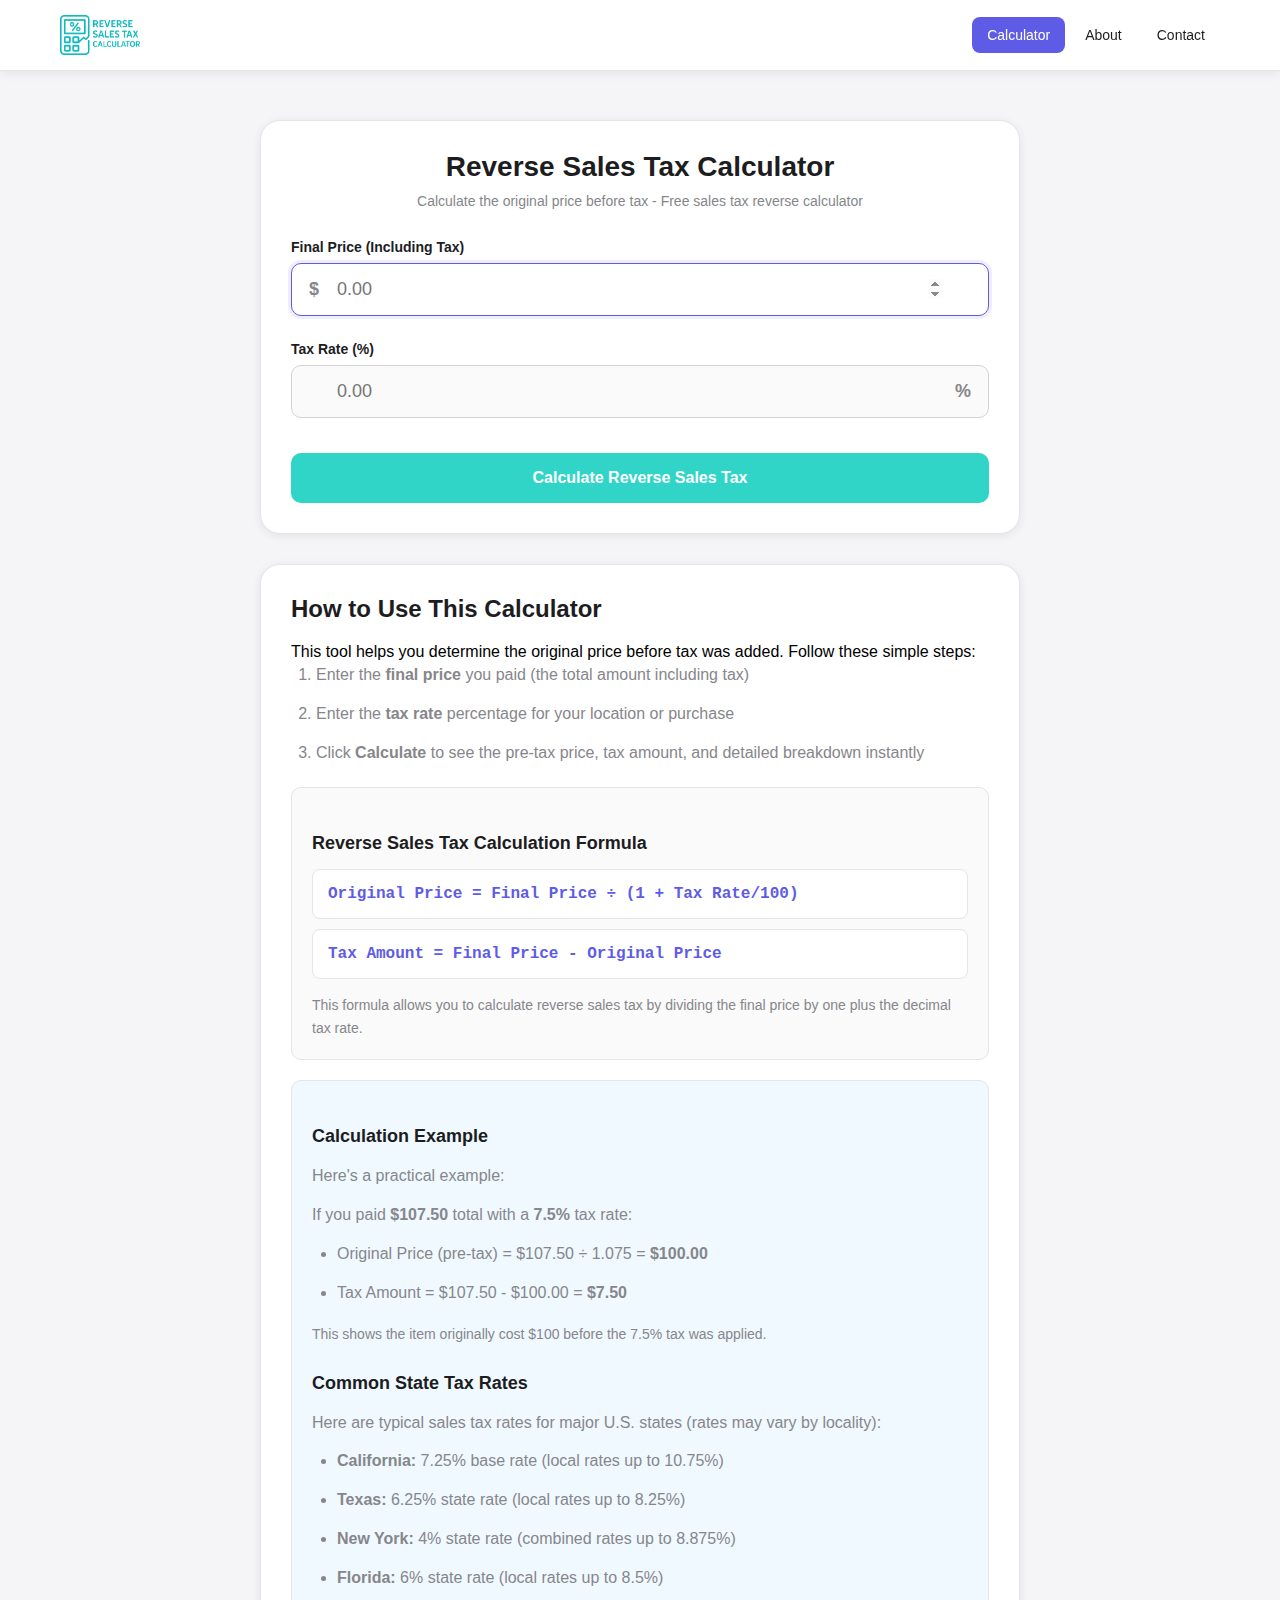
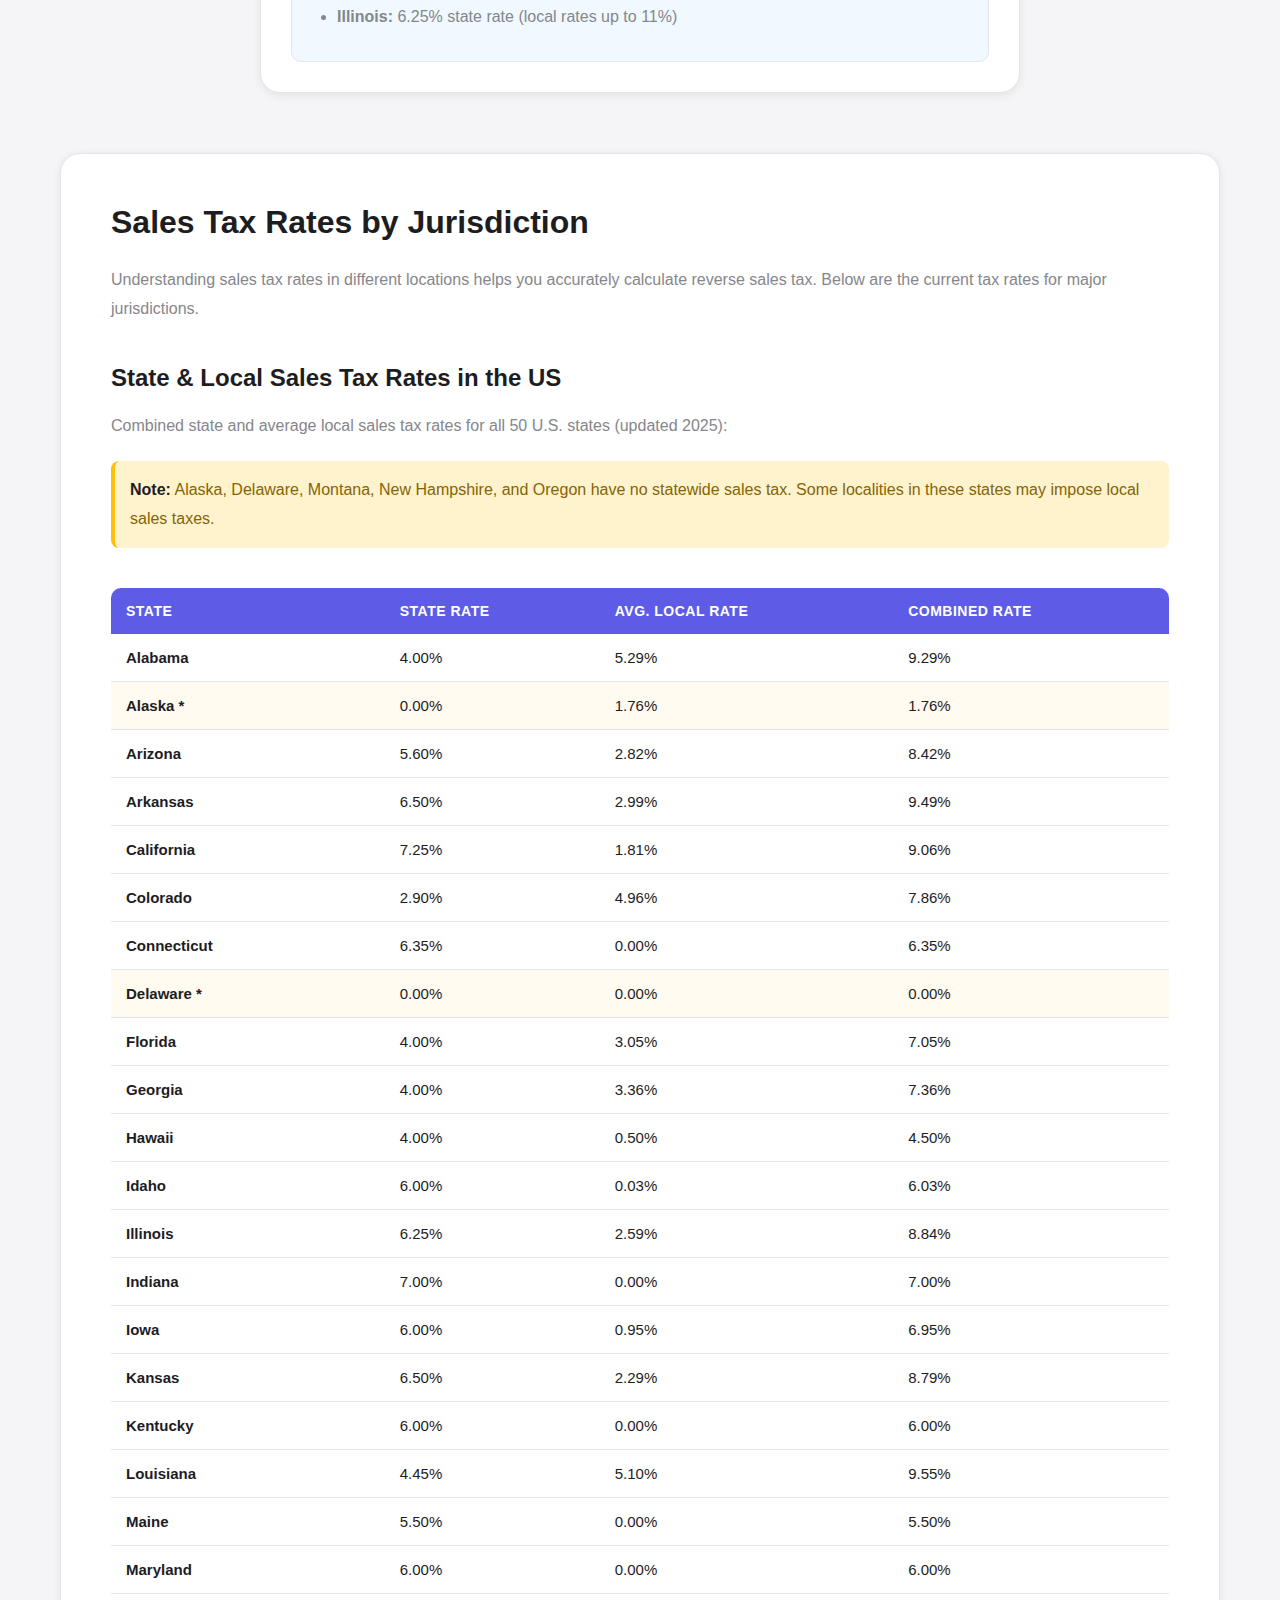
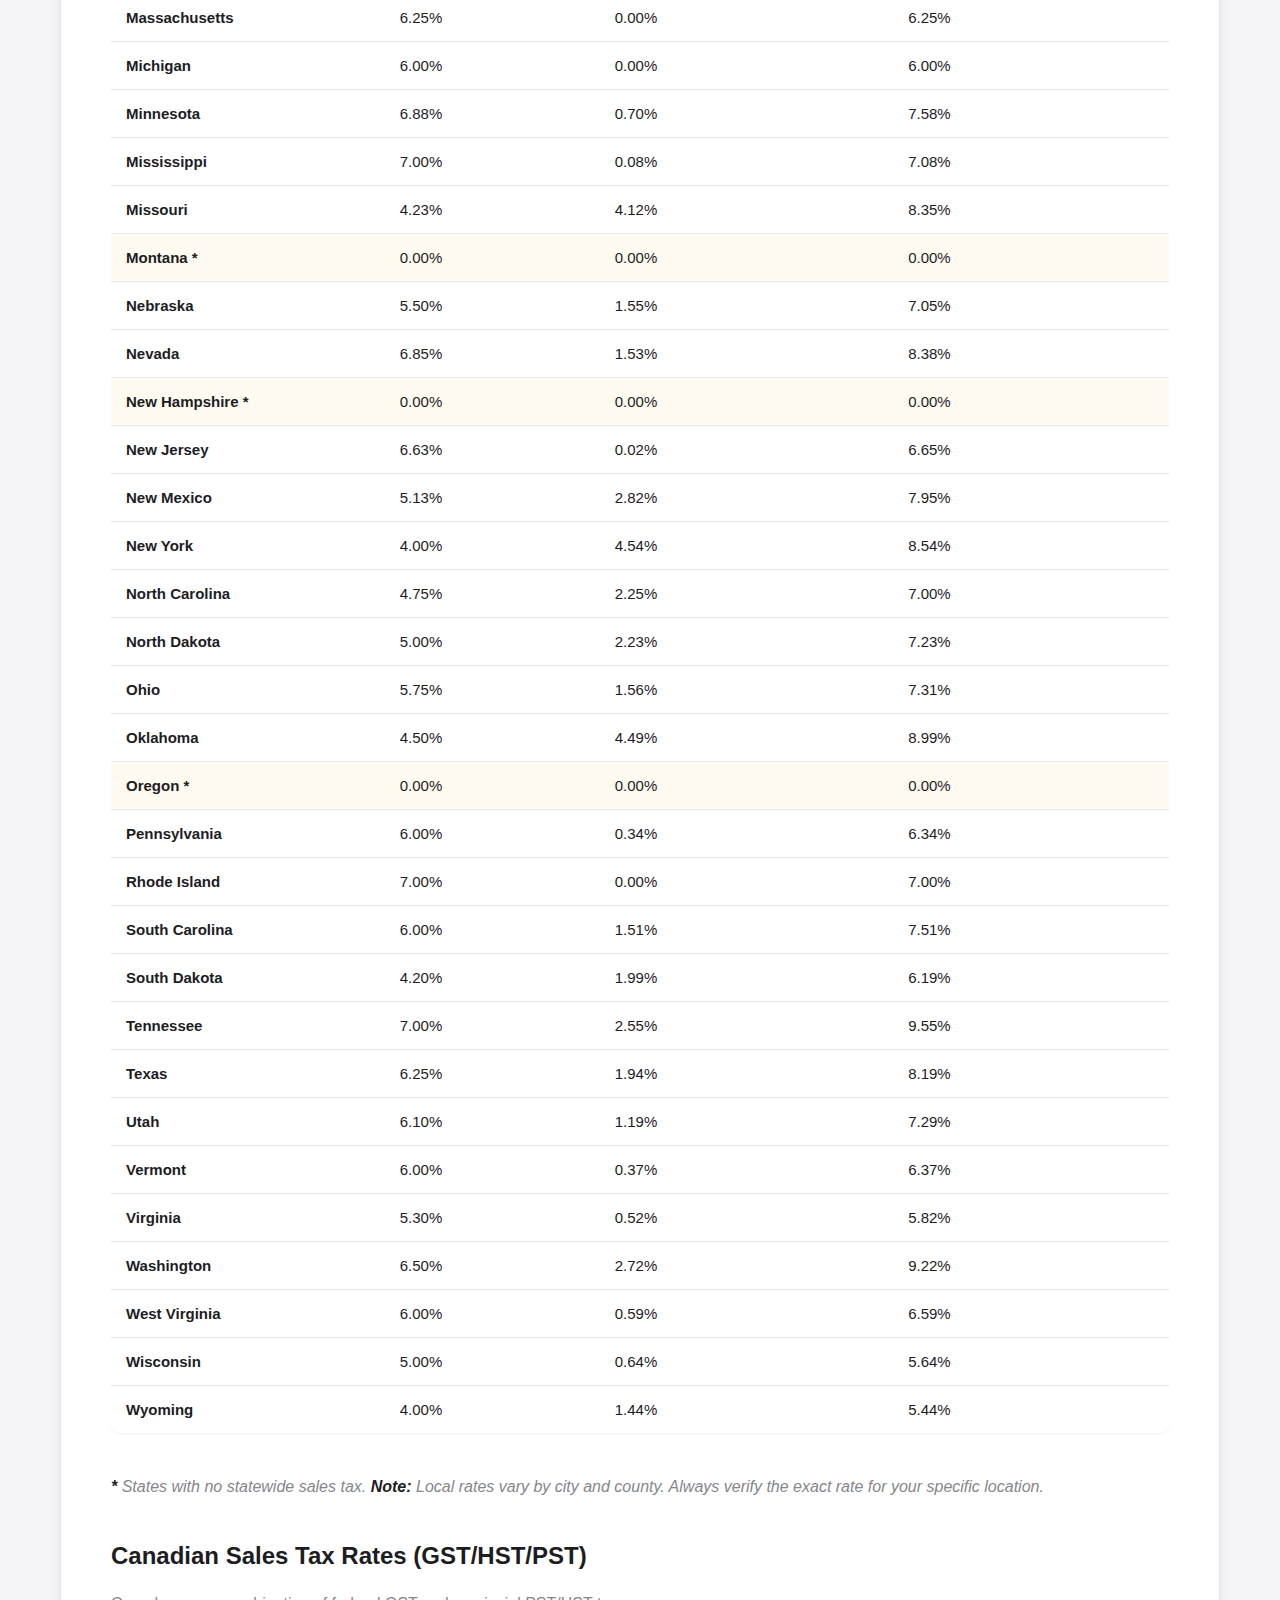
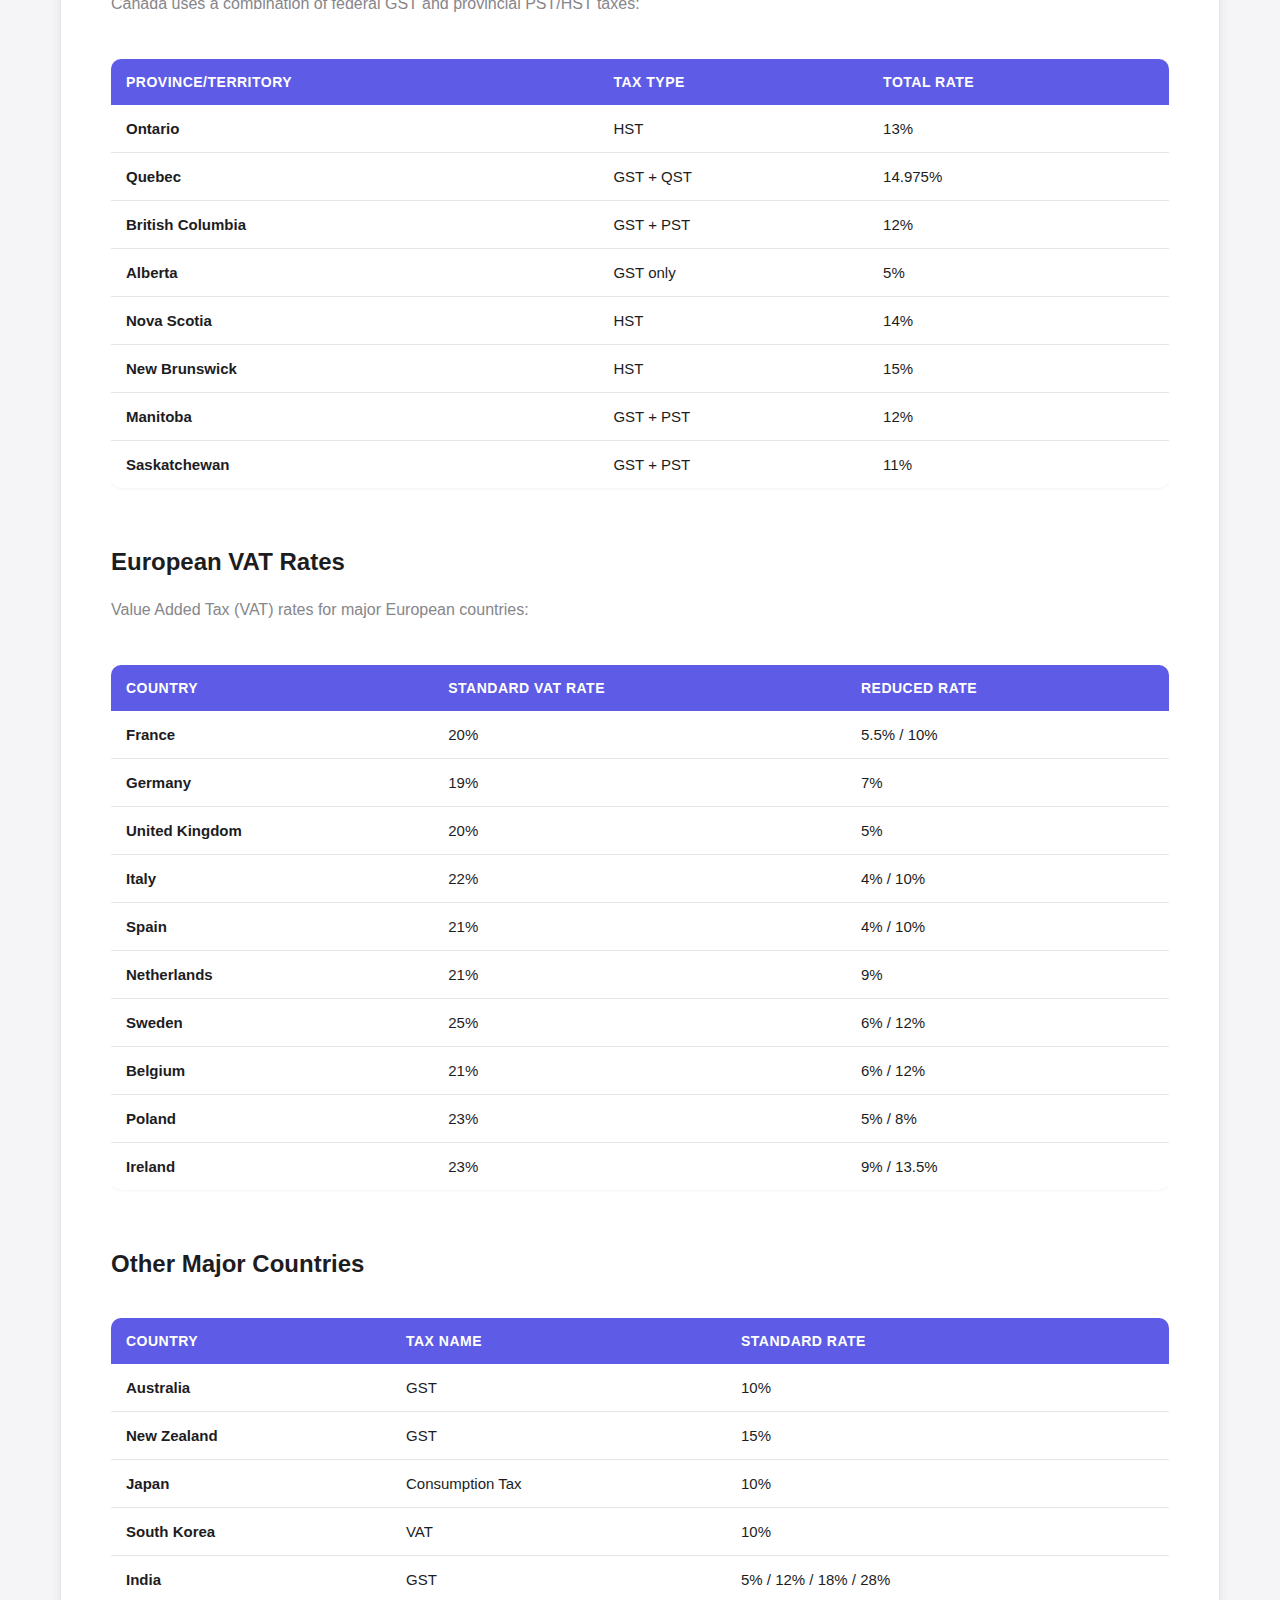
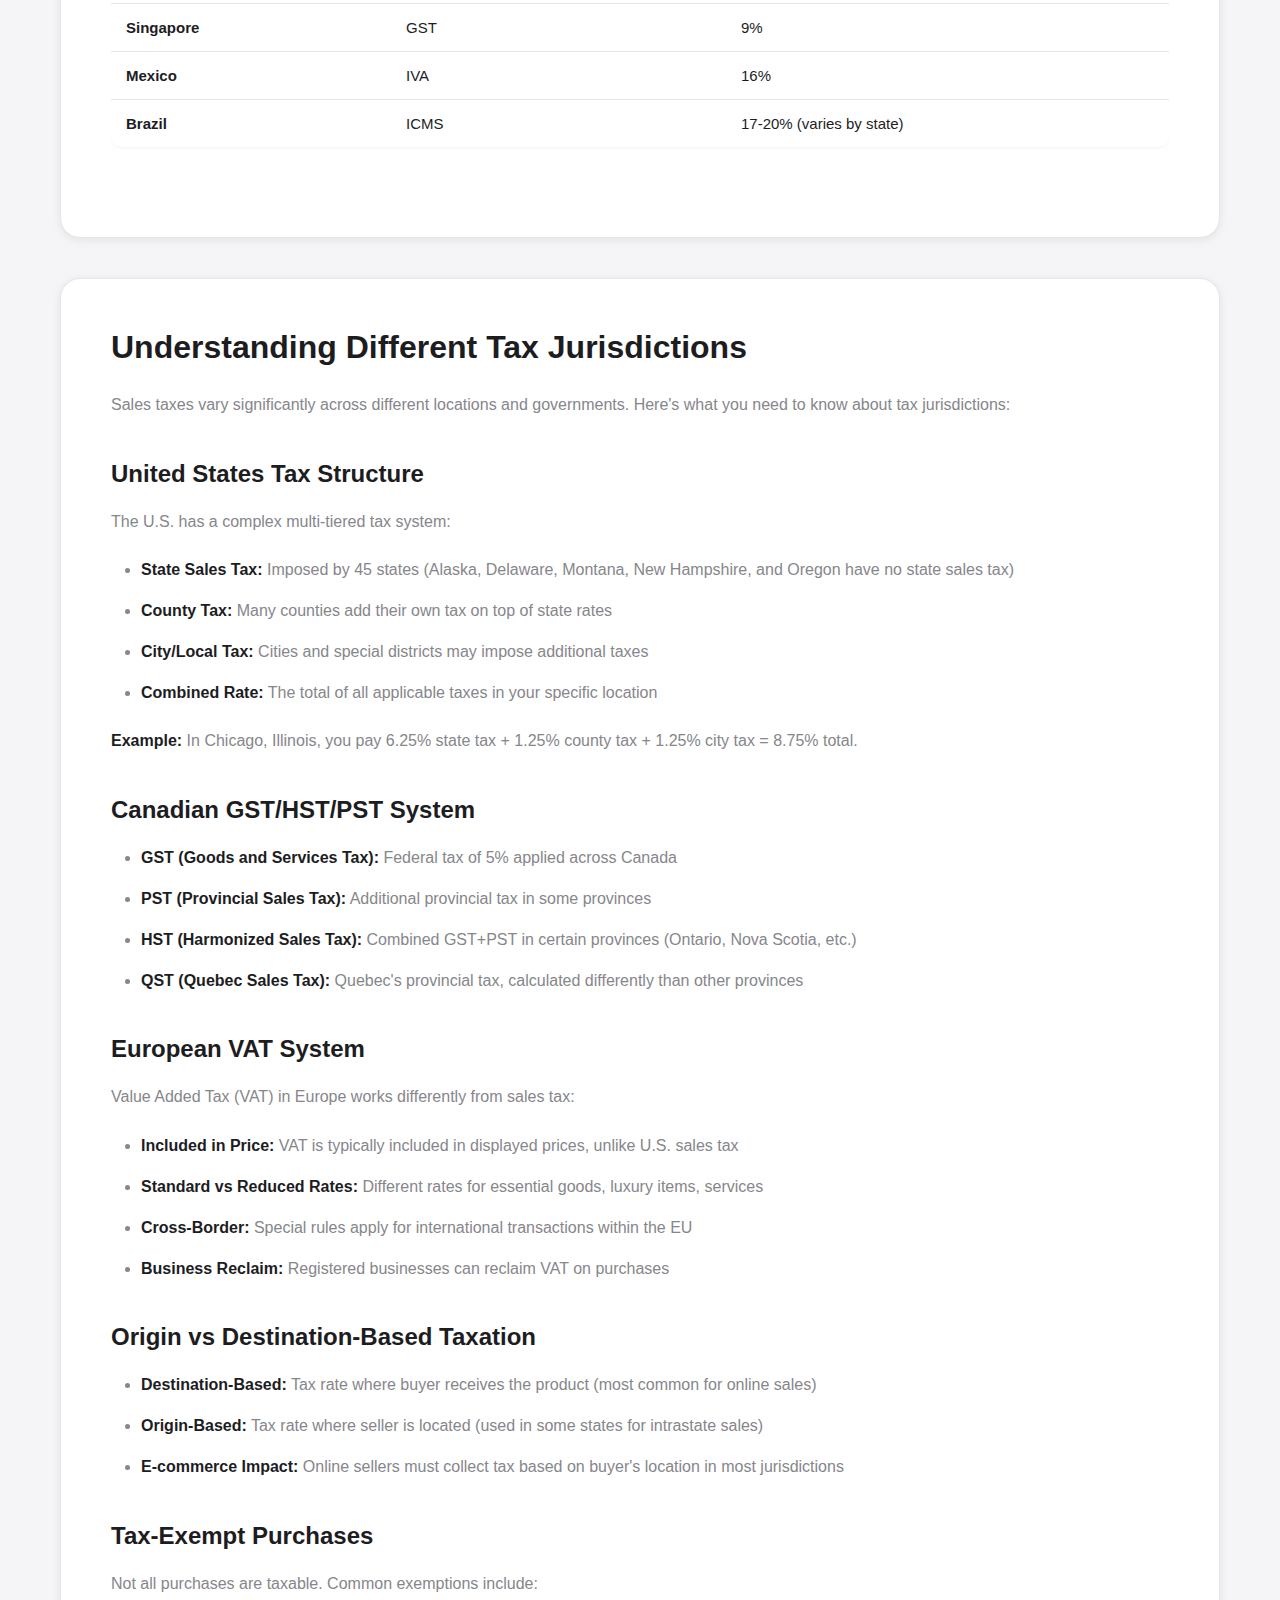
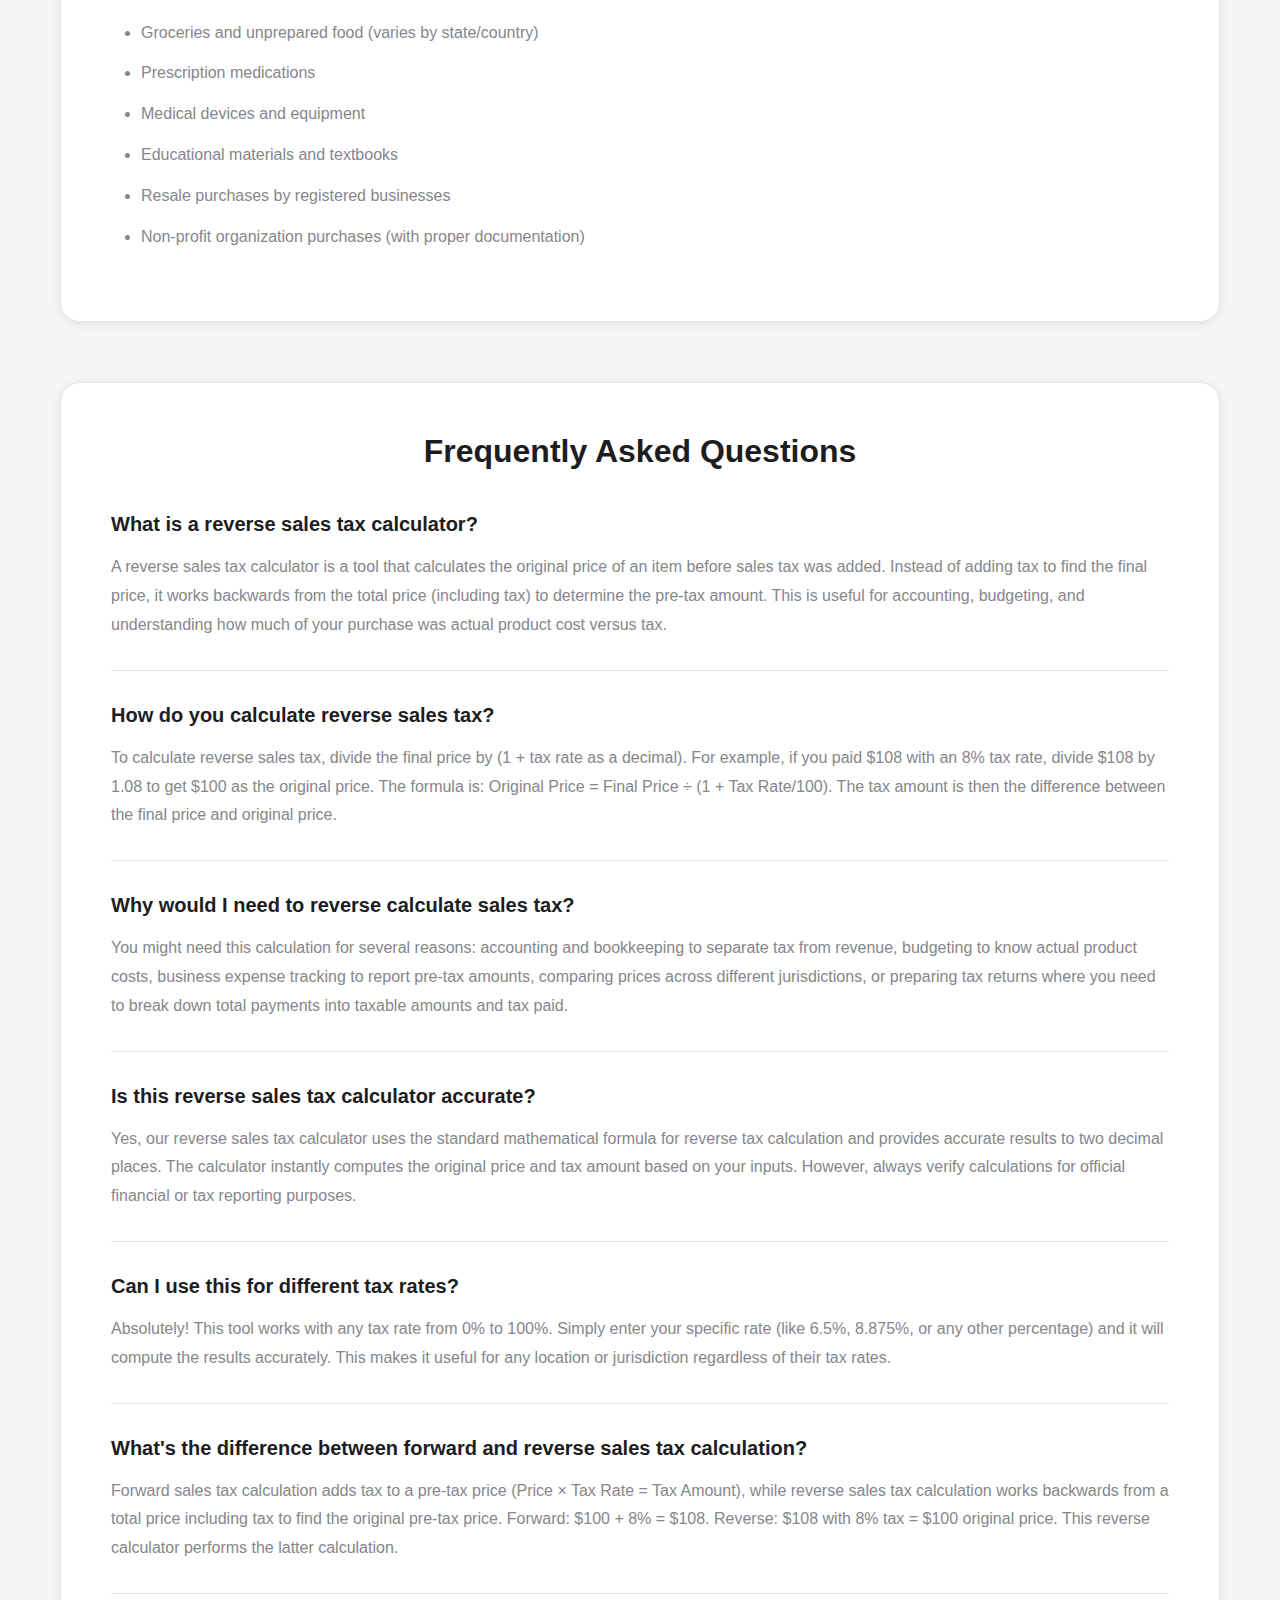
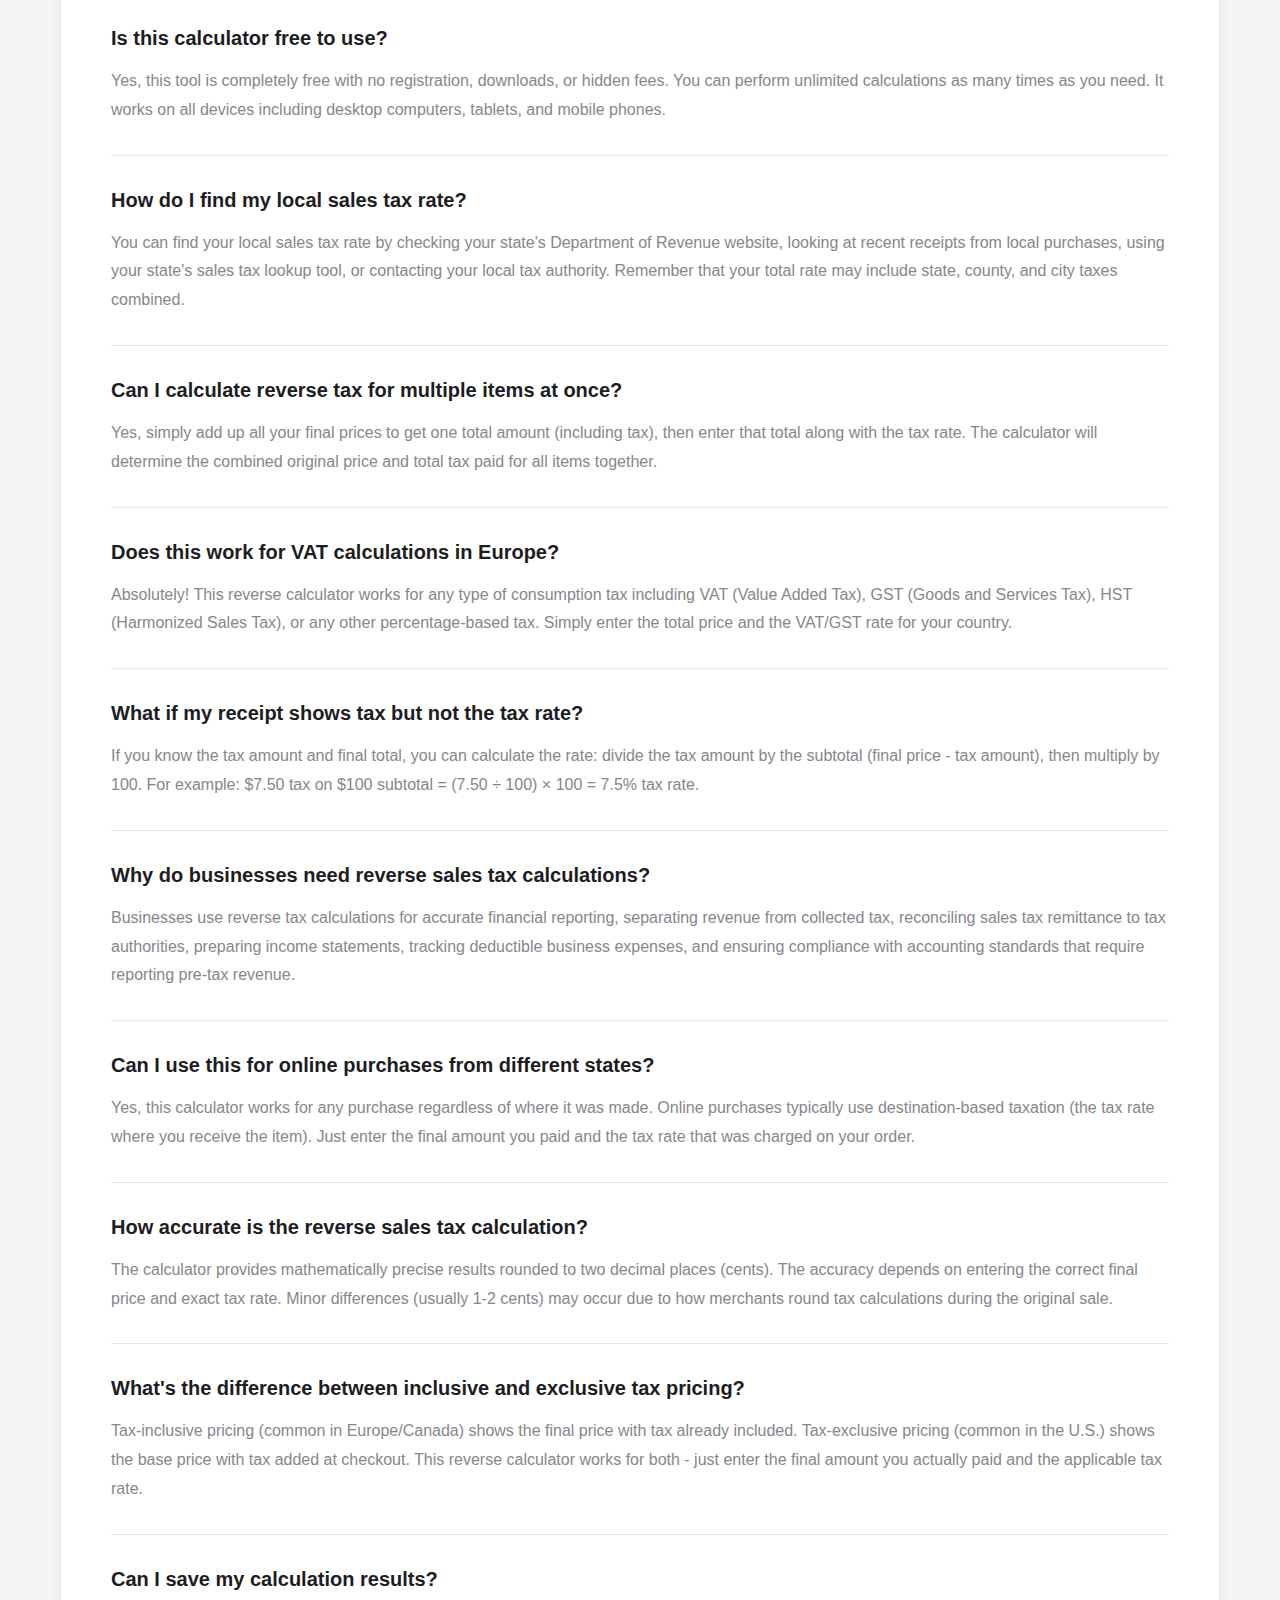
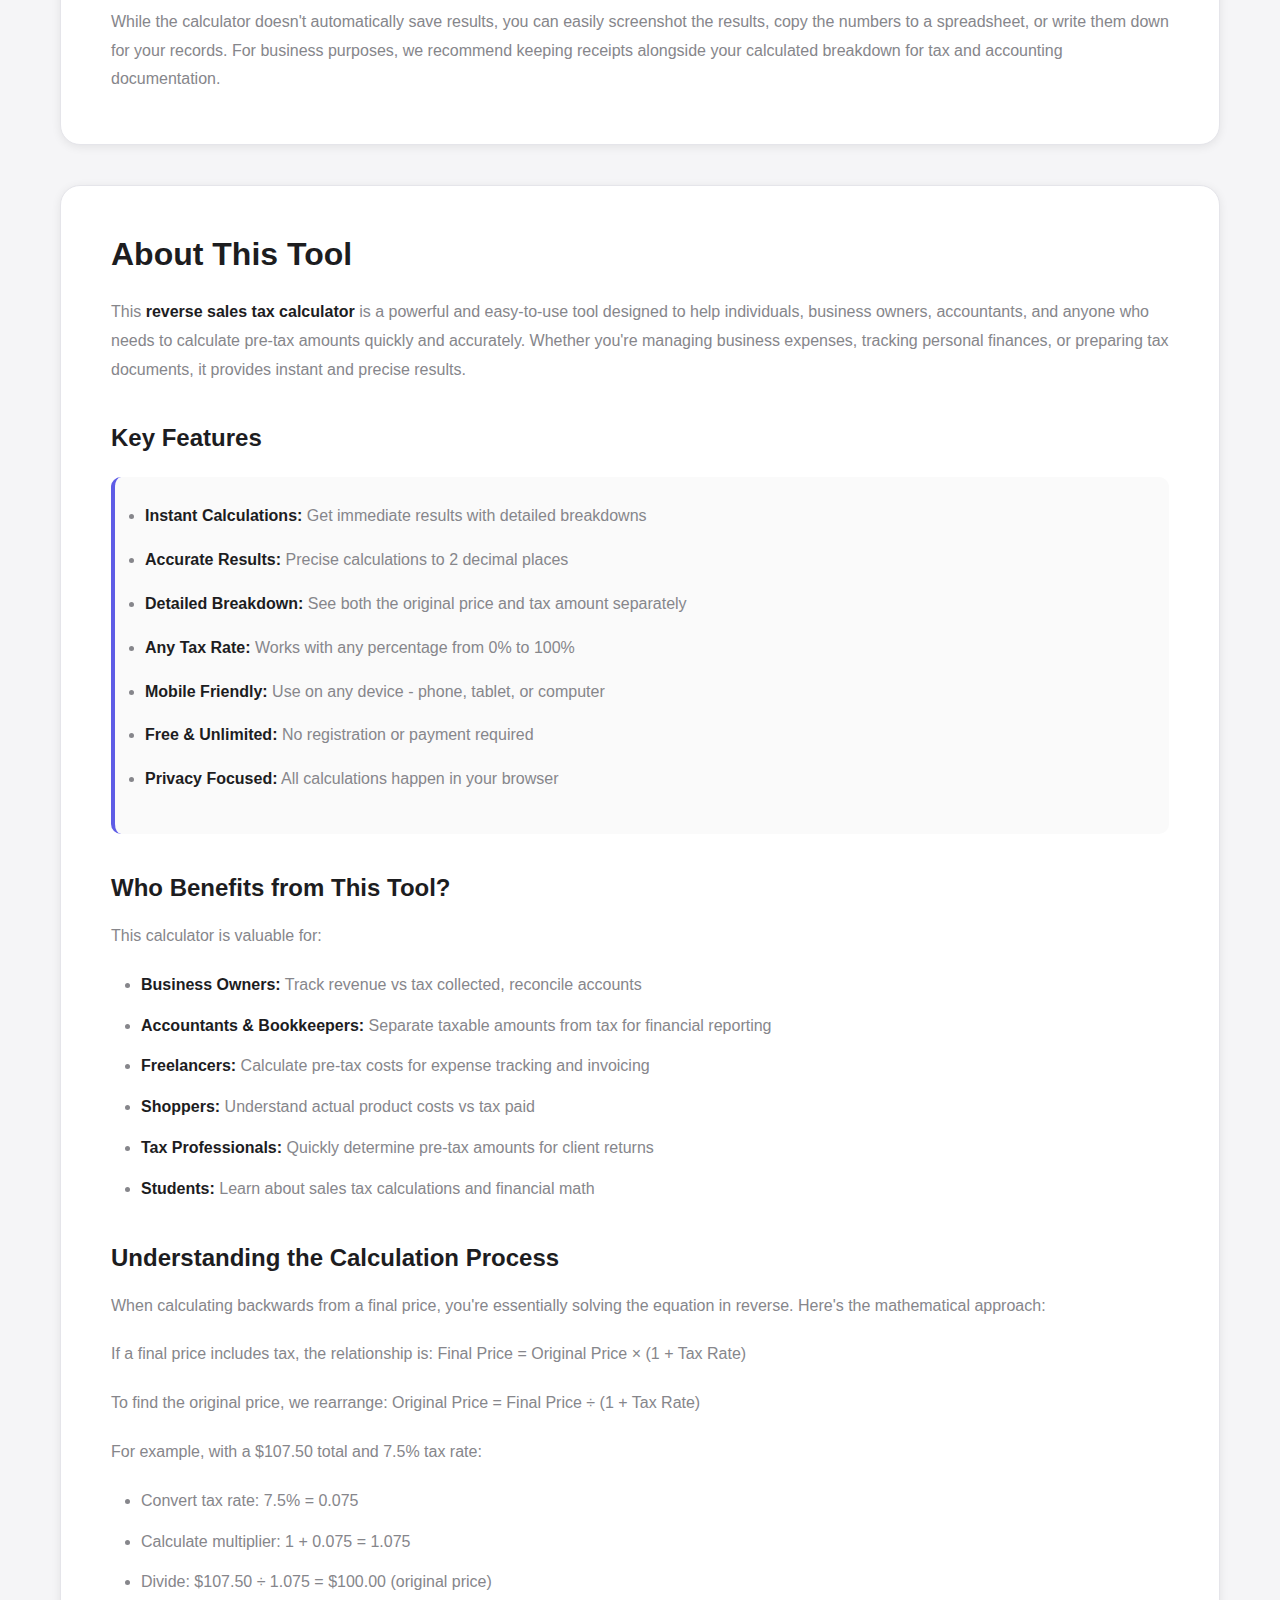
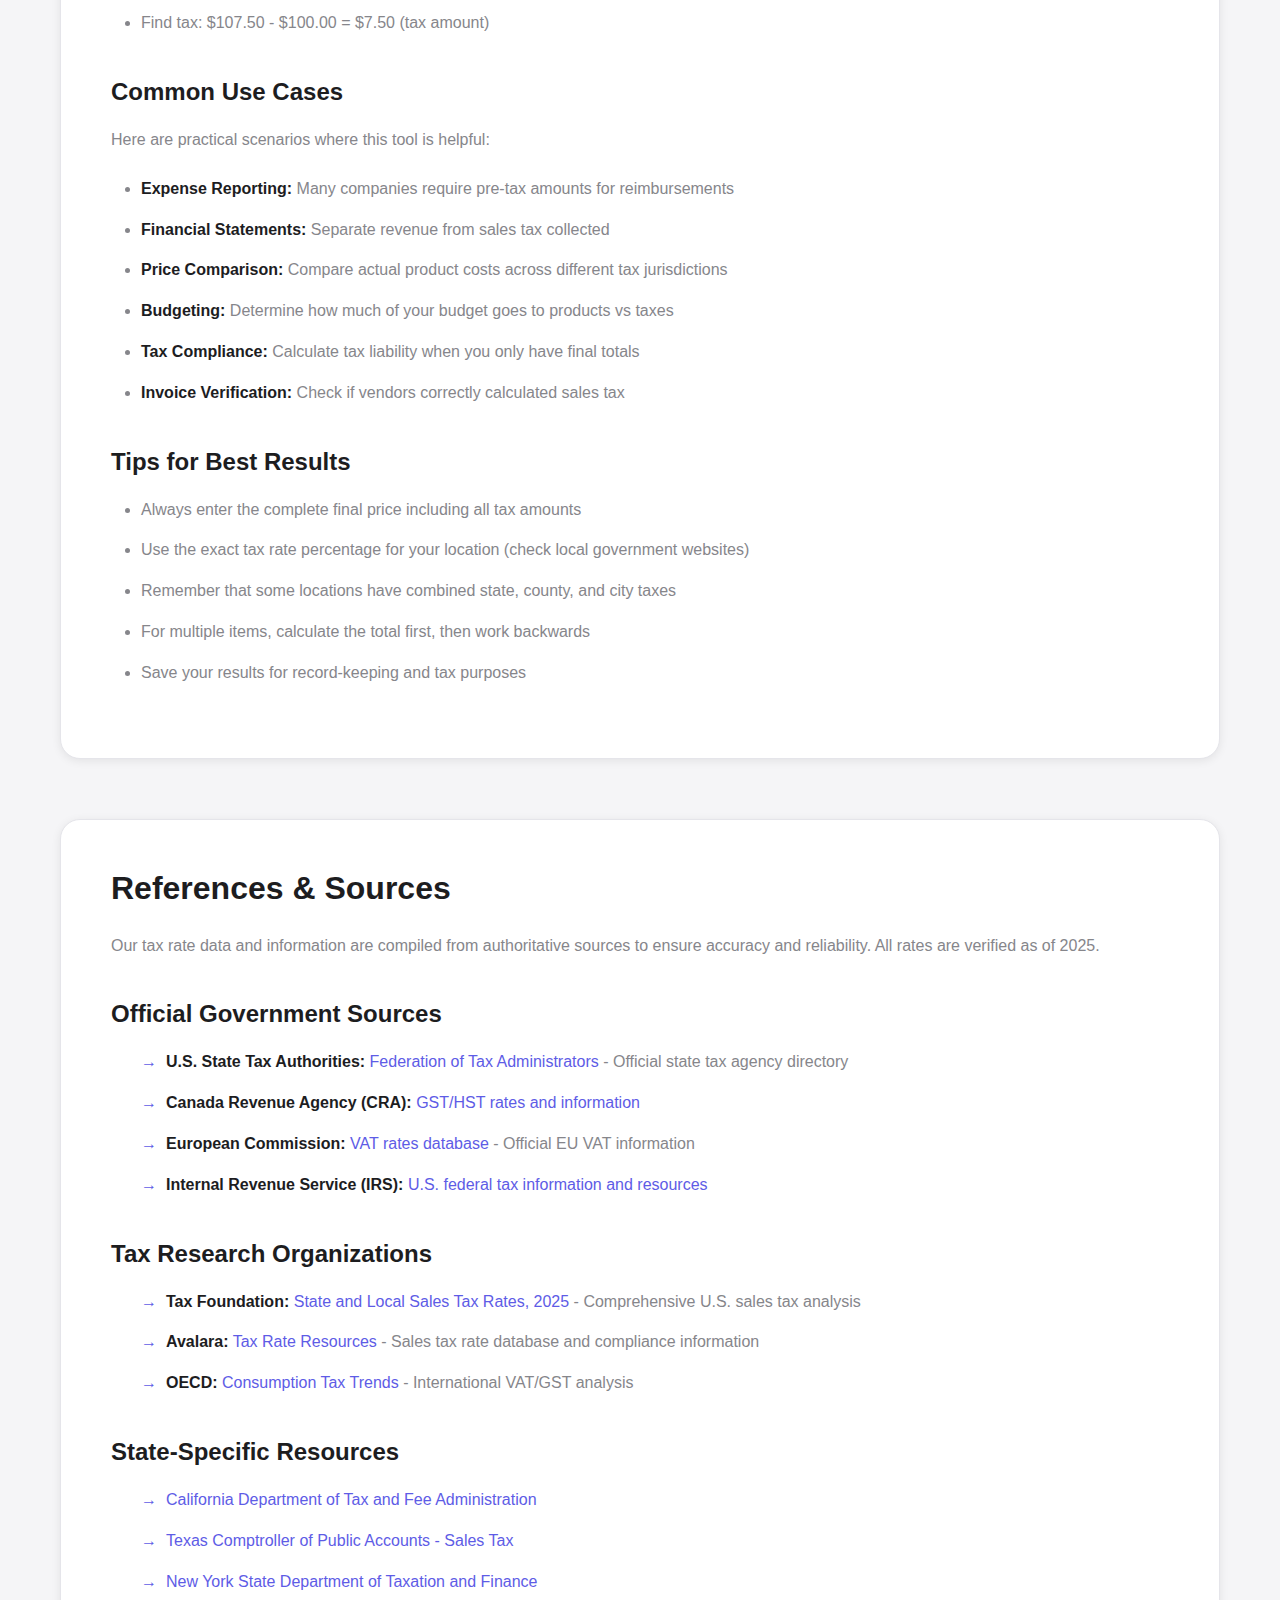
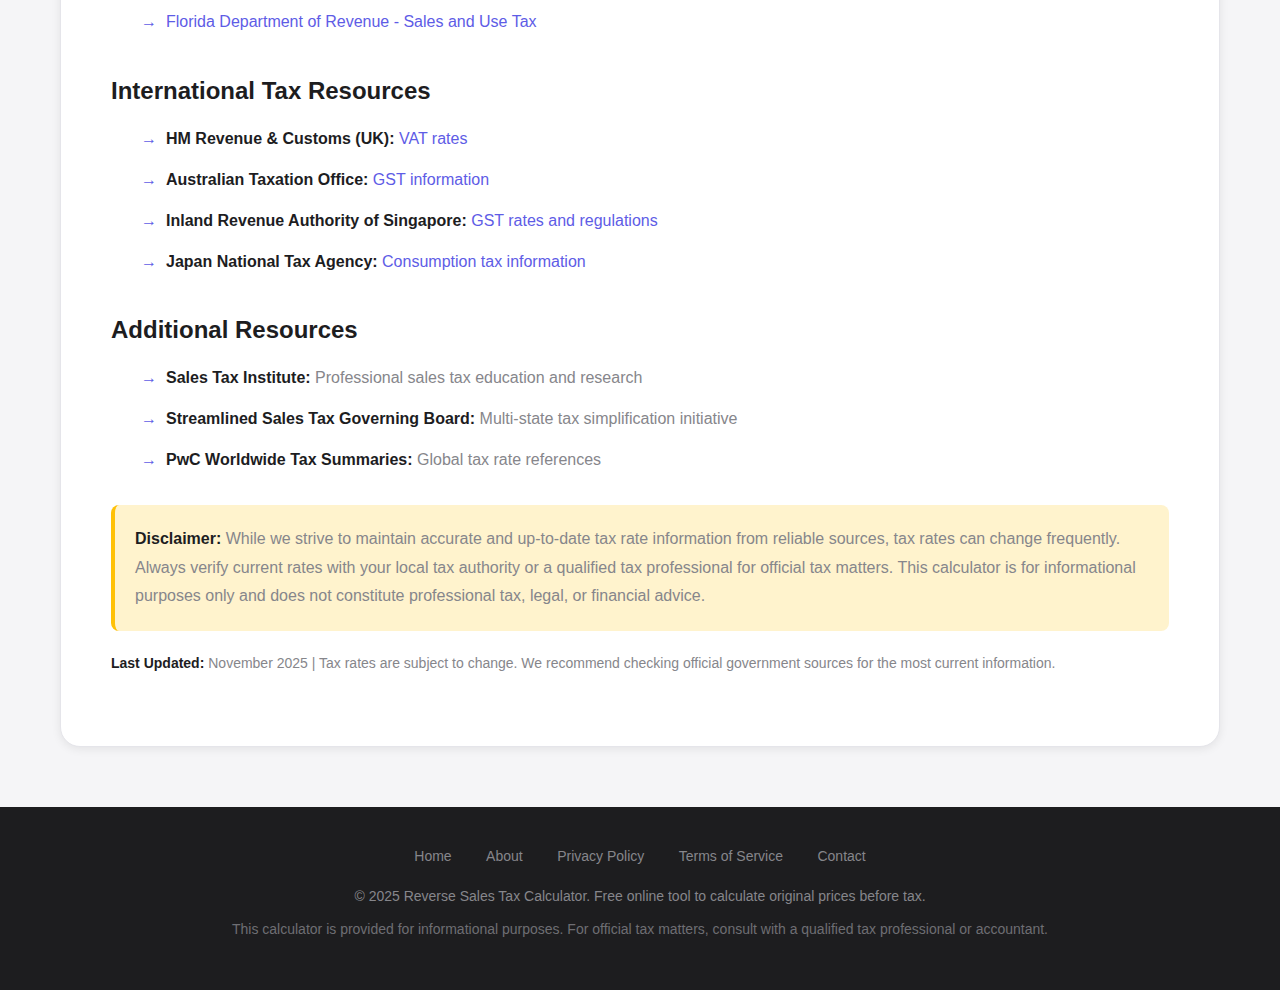
<file: index.html>
<!DOCTYPE html>
<html lang="en">
<head>
    <meta charset="UTF-8">
    <meta name="viewport" content="width=device-width, initial-scale=1.0">

    <!-- Primary Meta Tags -->
    <title>Reverse Sales Tax Calculator - Calculate Original Price Before Tax | Free Tool</title>
    <meta name="title" content="Reverse Sales Tax Calculator - Calculate Original Price Before Tax | Free Tool">
    <meta name="description" content="Free reverse sales tax calculator to calculate the original price before tax. Enter your final price and tax rate to reverse calculate sales tax instantly. Accurate sales tax reverse calculator with detailed breakdown.">
    <meta name="author" content="Reverse Sales Tax Calculator">
    <meta name="updated" content="2025-01-14">

    <!-- Canonical URL -->
    <link rel="canonical" href="https://reversesalestaxcalc.com/">

    <!-- Open Graph / Facebook -->
    <meta property="og:type" content="website">
    <meta property="og:url" content="https://reversesalestaxcalc.com/">
    <meta property="og:title" content="Reverse Sales Tax Calculator - Calculate Original Price Before Tax">
    <meta property="og:description" content="Free reverse sales tax calculator to calculate the original price before tax. Enter your final price and tax rate to reverse calculate sales tax instantly.">
    <meta property="og:image" content="https://reversesalestaxcalc.com/sales-tax-reverse-calculator.png">
    <meta property="og:image:width" content="1200">
    <meta property="og:image:height" content="630">
    <meta property="og:image:alt" content="Reverse Sales Tax Calculator - Free Online Tool">

    <!-- Twitter -->
    <meta property="twitter:card" content="summary_large_image">
    <meta property="twitter:url" content="https://reversesalestaxcalc.com/">
    <meta property="twitter:title" content="Reverse Sales Tax Calculator - Calculate Original Price Before Tax">
    <meta property="twitter:description" content="Free reverse sales tax calculator to calculate the original price before tax. Enter your final price and tax rate to reverse calculate sales tax instantly.">
    <meta property="twitter:image" content="https://reversesalestaxcalc.com/sales-tax-reverse-calculator.png">
    <meta property="twitter:image:alt" content="Reverse Sales Tax Calculator - Free Online Tool">

    <!-- Robots -->
    <meta name="robots" content="index, follow, max-snippet:-1, max-image-preview:large, max-video-preview:-1">
    <meta name="googlebot" content="index, follow">

    <!-- Language and Geo -->
    <meta name="language" content="English">
    <meta name="geo.region" content="US">

    <!-- Theme Color -->
    <meta name="theme-color" content="#5e5ce6">

    <!-- Favicon -->
    <link rel="icon" type="image/png" href="https://reversesalestaxcalc.com/favicon.png">
    <link rel="shortcut icon" href="https://reversesalestaxcalc.com/favicon.png">

    <link rel="stylesheet" href="styles.css">

    <!-- Google tag (gtag.js) -->
    <script async src="https://www.googletagmanager.com/gtag/js?id=G-HJB8SJQ6E1"></script>
    <script>
      window.dataLayer = window.dataLayer || [];
      function gtag(){dataLayer.push(arguments);}
      gtag('js', new Date());

      gtag('config', 'G-HJB8SJQ6E1');
    </script>

    <!-- JSON-LD Structured Data -->
    <script type="application/ld+json">
    {
      "@context": "https://schema.org",
      "@type": "WebApplication",
      "name": "Reverse Sales Tax Calculator",
      "alternateName": "Sales Tax Reverse Calculator",
      "url": "https://reversesalestaxcalc.com/",
      "description": "Free online reverse sales tax calculator to calculate the original price before tax. Enter your final price and tax rate to reverse calculate sales tax with detailed breakdown.",
      "applicationCategory": "FinanceApplication",
      "operatingSystem": "Web Browser",
      "browserRequirements": "Requires JavaScript. Requires HTML5.",
      "offers": {
        "@type": "Offer",
        "price": "0.00",
        "priceCurrency": "USD",
        "availability": "https://schema.org/InStock",
        "priceValidUntil": "2026-12-31"
      },
      "aggregateRating": {
        "@type": "AggregateRating",
        "ratingValue": "4.8",
        "ratingCount": "127",
        "bestRating": "5",
        "worstRating": "1"
      },
      "featureList": [
        "Calculate original price before tax",
        "Reverse sales tax calculation",
        "Tax amount breakdown",
        "Instant results",
        "Free to use",
        "Mobile responsive",
        "No registration required"
      ],
      "screenshot": "https://reversesalestaxcalc.com/sales-tax-reverse-calculator.png",
      "image": "https://reversesalestaxcalc.com/sales-tax-reverse-calculator.png"
    }
    </script>

    <!-- Organization Schema -->
    <script type="application/ld+json">
    {
      "@context": "https://schema.org",
      "@type": "Organization",
      "name": "Reverse Sales Tax Calculator",
      "url": "https://reversesalestaxcalc.com/",
      "logo": "https://reversesalestaxcalc.com/favicon.png",
      "description": "Free online tool to calculate reverse sales tax and determine original prices before tax.",
      "sameAs": []
    }
    </script>

    <!-- HowTo Schema -->
    <script type="application/ld+json">
    {
      "@context": "https://schema.org",
      "@type": "HowTo",
      "name": "How to Calculate Reverse Sales Tax",
      "description": "Learn how to use our reverse sales tax calculator to find the original price before tax was added.",
      "step": [
        {
          "@type": "HowToStep",
          "position": 1,
          "name": "Enter Final Price",
          "text": "Enter the final price you paid (the total amount including sales tax) in the Final Price field."
        },
        {
          "@type": "HowToStep",
          "position": 2,
          "name": "Enter Tax Rate",
          "text": "Enter the tax rate percentage for your location or purchase in the Tax Rate field."
        },
        {
          "@type": "HowToStep",
          "position": 3,
          "name": "Calculate",
          "text": "Click the Calculate Reverse Sales Tax button to see the pre-tax price, tax amount, and detailed breakdown instantly."
        }
      ]
    }
    </script>

    <!-- BreadcrumbList Schema -->
    <script type="application/ld+json">
    {
      "@context": "https://schema.org",
      "@type": "BreadcrumbList",
      "itemListElement": [{
        "@type": "ListItem",
        "position": 1,
        "name": "Home",
        "item": "https://reversesalestaxcalc.com/"
      }]
    }
    </script>
</head>
<body>
    <!-- Skip to main content for accessibility -->
    <a href="#main-calculator" class="skip-to-main">Skip to calculator</a>

    <!-- Header -->
    <header class="site-header">
        <div class="header-container">
            <a href="index.html" class="logo">
                <img src="Reverse-Sales-Tax-Calculator.png" alt="Reverse Sales Tax Calculator Logo">
            </a>
            <button class="menu-toggle" aria-label="Toggle menu" id="menu-toggle">
                <span></span>
                <span></span>
                <span></span>
            </button>
            <nav class="main-nav" id="main-nav">
                <a href="index.html" class="active">Calculator</a>
                <a href="about.html">About</a>
                <a href="contact.html">Contact</a>
            </nav>
        </div>
    </header>

    <main class="container">
        <article class="calculator-card" id="main-calculator" itemscope itemtype="https://schema.org/SoftwareApplication">
            <meta itemprop="applicationCategory" content="FinanceApplication">
            <meta itemprop="operatingSystem" content="Web Browser">
            <div itemprop="offers" itemscope itemtype="https://schema.org/Offer">
                <meta itemprop="price" content="0.00">
                <meta itemprop="priceCurrency" content="USD">
            </div>
            <div itemprop="aggregateRating" itemscope itemtype="https://schema.org/AggregateRating">
                <meta itemprop="ratingValue" content="4.8">
                <meta itemprop="ratingCount" content="127">
                <meta itemprop="bestRating" content="5">
                <meta itemprop="worstRating" content="1">
            </div>
            <header>
                <h1 itemprop="name">Reverse Sales Tax Calculator</h1>
                <p class="subtitle" itemprop="description">Calculate the original price before tax - Free sales tax reverse calculator</p>
            </header>

            <div class="input-group">
                <label for="finalPrice">Final Price (Including Tax)</label>
                <div class="input-wrapper">
                    <span class="currency-symbol" aria-hidden="true">$</span>
                    <input
                        type="number"
                        id="finalPrice"
                        placeholder="0.00"
                        step="0.01"
                        min="0"
                        aria-label="Enter final price including tax in dollars"
                        aria-describedby="finalPriceHelp">
                </div>
                <span id="finalPriceHelp" class="sr-only">Enter the total amount you paid including sales tax</span>
            </div>

            <div class="input-group">
                <label for="taxRate">Tax Rate (%)</label>
                <div class="input-wrapper">
                    <input
                        type="number"
                        id="taxRate"
                        placeholder="0.00"
                        step="0.01"
                        min="0"
                        max="100"
                        aria-label="Enter sales tax rate as percentage"
                        aria-describedby="taxRateHelp">
                    <span class="percent-symbol" aria-hidden="true">%</span>
                </div>
                <span id="taxRateHelp" class="sr-only">Enter the sales tax rate percentage for your location</span>
            </div>

            <button class="calculate-btn" onclick="calculateReverseTax()" aria-label="Calculate reverse sales tax">Calculate Reverse Sales Tax</button>

            <div class="results" id="results" style="display: none;" aria-live="polite" aria-label="Calculation results">
                <div class="result-card">
                    <div class="result-label">Original Price (Before Tax)</div>
                    <div class="result-value" id="originalPrice" role="status">$0.00</div>
                </div>

                <div class="result-card">
                    <div class="result-label">Tax Amount</div>
                    <div class="result-value" id="taxAmount" role="status">$0.00</div>
                </div>

                <div class="result-card highlight">
                    <div class="result-label">Final Price (With Tax)</div>
                    <div class="result-value" id="finalPriceDisplay" role="status">$0.00</div>
                </div>

                <div class="breakdown">
                    <h3>Detailed Tax Breakdown</h3>
                    <div class="breakdown-item">
                        <span>Original Price:</span>
                        <span id="breakdownOriginal">$0.00</span>
                    </div>
                    <div class="breakdown-item">
                        <span>Tax (<span id="breakdownTaxRate">0</span>%):</span>
                        <span id="breakdownTax">$0.00</span>
                    </div>
                    <div class="breakdown-divider" role="separator"></div>
                    <div class="breakdown-item total">
                        <span>Total:</span>
                        <span id="breakdownTotal">$0.00</span>
                    </div>
                </div>
            </div>

            <button class="reset-btn" onclick="resetCalculator()" style="display: none;" id="resetBtn" aria-label="Reset calculator">Reset Calculator</button>
        </article>

        <aside class="info-card">
            <section aria-labelledby="how-to-use">
                <h2 id="how-to-use">How to Use This Calculator</h2>
                <p>This tool helps you determine the original price before tax was added. Follow these simple steps:</p>
                <ol>
                    <li>Enter the <strong>final price</strong> you paid (the total amount including tax)</li>
                    <li>Enter the <strong>tax rate</strong> percentage for your location or purchase</li>
                    <li>Click <strong>Calculate</strong> to see the pre-tax price, tax amount, and detailed breakdown instantly</li>
                </ol>
            </section>

            <section class="formula-section" aria-labelledby="formula-heading">
                <h3 id="formula-heading">Reverse Sales Tax Calculation Formula</h3>
                <p class="formula" role="note">Original Price = Final Price ÷ (1 + Tax Rate/100)</p>
                <p class="formula" role="note">Tax Amount = Final Price - Original Price</p>
                <p class="formula-explanation">This formula allows you to calculate reverse sales tax by dividing the final price by one plus the decimal tax rate.</p>
            </section>

            <section class="example-section" aria-labelledby="example-heading">
                <h3 id="example-heading">Calculation Example</h3>
                <p>Here's a practical example:</p>
                <p>If you paid <strong>$107.50</strong> total with a <strong>7.5%</strong> tax rate:</p>
                <ul>
                    <li>Original Price (pre-tax) = $107.50 ÷ 1.075 = <strong>$100.00</strong></li>
                    <li>Tax Amount = $107.50 - $100.00 = <strong>$7.50</strong></li>
                </ul>
                <p class="example-note">This shows the item originally cost $100 before the 7.5% tax was applied.</p>

                <h3 style="margin-top: 25px;">Common State Tax Rates</h3>
                <p>Here are typical sales tax rates for major U.S. states (rates may vary by locality):</p>
                <ul>
                    <li><strong>California:</strong> 7.25% base rate (local rates up to 10.75%)</li>
                    <li><strong>Texas:</strong> 6.25% state rate (local rates up to 8.25%)</li>
                    <li><strong>New York:</strong> 4% state rate (combined rates up to 8.875%)</li>
                    <li><strong>Florida:</strong> 6% state rate (local rates up to 8.5%)</li>
                    <li><strong>Illinois:</strong> 6.25% state rate (local rates up to 11%)</li>
                </ul>
            </section>
        </aside>
    </main>

    <!-- Tax Rates Tables Section -->
    <section class="tax-rates-section" aria-labelledby="tax-rates-heading">
        <div class="content-container">
            <article>
                <h2 id="tax-rates-heading">Sales Tax Rates by Jurisdiction</h2>
                <p>Understanding sales tax rates in different locations helps you accurately calculate reverse sales tax. Below are the current tax rates for major jurisdictions.</p>

                <h3 id="us-tax-rates">State & Local Sales Tax Rates in the US</h3>
                <p>Combined state and average local sales tax rates for all 50 U.S. states (updated 2025):</p>
                <div style="background: #fff3cd; padding: 15px; border-radius: 8px; border-left: 4px solid #ffc107; margin: 20px 0;">
                    <p style="margin: 0; color: #856404;"><strong>Note:</strong> Alaska, Delaware, Montana, New Hampshire, and Oregon have no statewide sales tax. Some localities in these states may impose local sales taxes.</p>
                </div>
                <div class="table-responsive">
                    <table class="tax-table">
                        <thead>
                            <tr>
                                <th>State</th>
                                <th>State Rate</th>
                                <th>Avg. Local Rate</th>
                                <th>Combined Rate</th>
                            </tr>
                        </thead>
                        <tbody>
                            <tr>
                                <td>Alabama</td>
                                <td>4.00%</td>
                                <td>5.29%</td>
                                <td>9.29%</td>
                            </tr>
                            <tr style="background-color: #fffbf0;">
                                <td>Alaska *</td>
                                <td>0.00%</td>
                                <td>1.76%</td>
                                <td>1.76%</td>
                            </tr>
                            <tr>
                                <td>Arizona</td>
                                <td>5.60%</td>
                                <td>2.82%</td>
                                <td>8.42%</td>
                            </tr>
                            <tr>
                                <td>Arkansas</td>
                                <td>6.50%</td>
                                <td>2.99%</td>
                                <td>9.49%</td>
                            </tr>
                            <tr>
                                <td>California</td>
                                <td>7.25%</td>
                                <td>1.81%</td>
                                <td>9.06%</td>
                            </tr>
                            <tr>
                                <td>Colorado</td>
                                <td>2.90%</td>
                                <td>4.96%</td>
                                <td>7.86%</td>
                            </tr>
                            <tr>
                                <td>Connecticut</td>
                                <td>6.35%</td>
                                <td>0.00%</td>
                                <td>6.35%</td>
                            </tr>
                            <tr style="background-color: #fffbf0;">
                                <td>Delaware *</td>
                                <td>0.00%</td>
                                <td>0.00%</td>
                                <td>0.00%</td>
                            </tr>
                            <tr>
                                <td>Florida</td>
                                <td>4.00%</td>
                                <td>3.05%</td>
                                <td>7.05%</td>
                            </tr>
                            <tr>
                                <td>Georgia</td>
                                <td>4.00%</td>
                                <td>3.36%</td>
                                <td>7.36%</td>
                            </tr>
                            <tr>
                                <td>Hawaii</td>
                                <td>4.00%</td>
                                <td>0.50%</td>
                                <td>4.50%</td>
                            </tr>
                            <tr>
                                <td>Idaho</td>
                                <td>6.00%</td>
                                <td>0.03%</td>
                                <td>6.03%</td>
                            </tr>
                            <tr>
                                <td>Illinois</td>
                                <td>6.25%</td>
                                <td>2.59%</td>
                                <td>8.84%</td>
                            </tr>
                            <tr>
                                <td>Indiana</td>
                                <td>7.00%</td>
                                <td>0.00%</td>
                                <td>7.00%</td>
                            </tr>
                            <tr>
                                <td>Iowa</td>
                                <td>6.00%</td>
                                <td>0.95%</td>
                                <td>6.95%</td>
                            </tr>
                            <tr>
                                <td>Kansas</td>
                                <td>6.50%</td>
                                <td>2.29%</td>
                                <td>8.79%</td>
                            </tr>
                            <tr>
                                <td>Kentucky</td>
                                <td>6.00%</td>
                                <td>0.00%</td>
                                <td>6.00%</td>
                            </tr>
                            <tr>
                                <td>Louisiana</td>
                                <td>4.45%</td>
                                <td>5.10%</td>
                                <td>9.55%</td>
                            </tr>
                            <tr>
                                <td>Maine</td>
                                <td>5.50%</td>
                                <td>0.00%</td>
                                <td>5.50%</td>
                            </tr>
                            <tr>
                                <td>Maryland</td>
                                <td>6.00%</td>
                                <td>0.00%</td>
                                <td>6.00%</td>
                            </tr>
                            <tr>
                                <td>Massachusetts</td>
                                <td>6.25%</td>
                                <td>0.00%</td>
                                <td>6.25%</td>
                            </tr>
                            <tr>
                                <td>Michigan</td>
                                <td>6.00%</td>
                                <td>0.00%</td>
                                <td>6.00%</td>
                            </tr>
                            <tr>
                                <td>Minnesota</td>
                                <td>6.88%</td>
                                <td>0.70%</td>
                                <td>7.58%</td>
                            </tr>
                            <tr>
                                <td>Mississippi</td>
                                <td>7.00%</td>
                                <td>0.08%</td>
                                <td>7.08%</td>
                            </tr>
                            <tr>
                                <td>Missouri</td>
                                <td>4.23%</td>
                                <td>4.12%</td>
                                <td>8.35%</td>
                            </tr>
                            <tr style="background-color: #fffbf0;">
                                <td>Montana *</td>
                                <td>0.00%</td>
                                <td>0.00%</td>
                                <td>0.00%</td>
                            </tr>
                            <tr>
                                <td>Nebraska</td>
                                <td>5.50%</td>
                                <td>1.55%</td>
                                <td>7.05%</td>
                            </tr>
                            <tr>
                                <td>Nevada</td>
                                <td>6.85%</td>
                                <td>1.53%</td>
                                <td>8.38%</td>
                            </tr>
                            <tr style="background-color: #fffbf0;">
                                <td>New Hampshire *</td>
                                <td>0.00%</td>
                                <td>0.00%</td>
                                <td>0.00%</td>
                            </tr>
                            <tr>
                                <td>New Jersey</td>
                                <td>6.63%</td>
                                <td>0.02%</td>
                                <td>6.65%</td>
                            </tr>
                            <tr>
                                <td>New Mexico</td>
                                <td>5.13%</td>
                                <td>2.82%</td>
                                <td>7.95%</td>
                            </tr>
                            <tr>
                                <td>New York</td>
                                <td>4.00%</td>
                                <td>4.54%</td>
                                <td>8.54%</td>
                            </tr>
                            <tr>
                                <td>North Carolina</td>
                                <td>4.75%</td>
                                <td>2.25%</td>
                                <td>7.00%</td>
                            </tr>
                            <tr>
                                <td>North Dakota</td>
                                <td>5.00%</td>
                                <td>2.23%</td>
                                <td>7.23%</td>
                            </tr>
                            <tr>
                                <td>Ohio</td>
                                <td>5.75%</td>
                                <td>1.56%</td>
                                <td>7.31%</td>
                            </tr>
                            <tr>
                                <td>Oklahoma</td>
                                <td>4.50%</td>
                                <td>4.49%</td>
                                <td>8.99%</td>
                            </tr>
                            <tr style="background-color: #fffbf0;">
                                <td>Oregon *</td>
                                <td>0.00%</td>
                                <td>0.00%</td>
                                <td>0.00%</td>
                            </tr>
                            <tr>
                                <td>Pennsylvania</td>
                                <td>6.00%</td>
                                <td>0.34%</td>
                                <td>6.34%</td>
                            </tr>
                            <tr>
                                <td>Rhode Island</td>
                                <td>7.00%</td>
                                <td>0.00%</td>
                                <td>7.00%</td>
                            </tr>
                            <tr>
                                <td>South Carolina</td>
                                <td>6.00%</td>
                                <td>1.51%</td>
                                <td>7.51%</td>
                            </tr>
                            <tr>
                                <td>South Dakota</td>
                                <td>4.20%</td>
                                <td>1.99%</td>
                                <td>6.19%</td>
                            </tr>
                            <tr>
                                <td>Tennessee</td>
                                <td>7.00%</td>
                                <td>2.55%</td>
                                <td>9.55%</td>
                            </tr>
                            <tr>
                                <td>Texas</td>
                                <td>6.25%</td>
                                <td>1.94%</td>
                                <td>8.19%</td>
                            </tr>
                            <tr>
                                <td>Utah</td>
                                <td>6.10%</td>
                                <td>1.19%</td>
                                <td>7.29%</td>
                            </tr>
                            <tr>
                                <td>Vermont</td>
                                <td>6.00%</td>
                                <td>0.37%</td>
                                <td>6.37%</td>
                            </tr>
                            <tr>
                                <td>Virginia</td>
                                <td>5.30%</td>
                                <td>0.52%</td>
                                <td>5.82%</td>
                            </tr>
                            <tr>
                                <td>Washington</td>
                                <td>6.50%</td>
                                <td>2.72%</td>
                                <td>9.22%</td>
                            </tr>
                            <tr>
                                <td>West Virginia</td>
                                <td>6.00%</td>
                                <td>0.59%</td>
                                <td>6.59%</td>
                            </tr>
                            <tr>
                                <td>Wisconsin</td>
                                <td>5.00%</td>
                                <td>0.64%</td>
                                <td>5.64%</td>
                            </tr>
                            <tr>
                                <td>Wyoming</td>
                                <td>4.00%</td>
                                <td>1.44%</td>
                                <td>5.44%</td>
                            </tr>
                        </tbody>
                    </table>
                </div>
                <p class="table-note"><strong>*</strong> States with no statewide sales tax. <strong>Note:</strong> Local rates vary by city and county. Always verify the exact rate for your specific location.</p>

                <h3 id="canada-tax-rates">Canadian Sales Tax Rates (GST/HST/PST)</h3>
                <p>Canada uses a combination of federal GST and provincial PST/HST taxes:</p>
                <div class="table-responsive">
                    <table class="tax-table">
                        <thead>
                            <tr>
                                <th>Province/Territory</th>
                                <th>Tax Type</th>
                                <th>Total Rate</th>
                            </tr>
                        </thead>
                        <tbody>
                            <tr>
                                <td>Ontario</td>
                                <td>HST</td>
                                <td>13%</td>
                            </tr>
                            <tr>
                                <td>Quebec</td>
                                <td>GST + QST</td>
                                <td>14.975%</td>
                            </tr>
                            <tr>
                                <td>British Columbia</td>
                                <td>GST + PST</td>
                                <td>12%</td>
                            </tr>
                            <tr>
                                <td>Alberta</td>
                                <td>GST only</td>
                                <td>5%</td>
                            </tr>
                            <tr>
                                <td>Nova Scotia</td>
                                <td>HST</td>
                                <td>14%</td>
                            </tr>
                            <tr>
                                <td>New Brunswick</td>
                                <td>HST</td>
                                <td>15%</td>
                            </tr>
                            <tr>
                                <td>Manitoba</td>
                                <td>GST + PST</td>
                                <td>12%</td>
                            </tr>
                            <tr>
                                <td>Saskatchewan</td>
                                <td>GST + PST</td>
                                <td>11%</td>
                            </tr>
                        </tbody>
                    </table>
                </div>

                <h3 id="europe-tax-rates">European VAT Rates</h3>
                <p>Value Added Tax (VAT) rates for major European countries:</p>
                <div class="table-responsive">
                    <table class="tax-table">
                        <thead>
                            <tr>
                                <th>Country</th>
                                <th>Standard VAT Rate</th>
                                <th>Reduced Rate</th>
                            </tr>
                        </thead>
                        <tbody>
                            <tr>
                                <td>France</td>
                                <td>20%</td>
                                <td>5.5% / 10%</td>
                            </tr>
                            <tr>
                                <td>Germany</td>
                                <td>19%</td>
                                <td>7%</td>
                            </tr>
                            <tr>
                                <td>United Kingdom</td>
                                <td>20%</td>
                                <td>5%</td>
                            </tr>
                            <tr>
                                <td>Italy</td>
                                <td>22%</td>
                                <td>4% / 10%</td>
                            </tr>
                            <tr>
                                <td>Spain</td>
                                <td>21%</td>
                                <td>4% / 10%</td>
                            </tr>
                            <tr>
                                <td>Netherlands</td>
                                <td>21%</td>
                                <td>9%</td>
                            </tr>
                            <tr>
                                <td>Sweden</td>
                                <td>25%</td>
                                <td>6% / 12%</td>
                            </tr>
                            <tr>
                                <td>Belgium</td>
                                <td>21%</td>
                                <td>6% / 12%</td>
                            </tr>
                            <tr>
                                <td>Poland</td>
                                <td>23%</td>
                                <td>5% / 8%</td>
                            </tr>
                            <tr>
                                <td>Ireland</td>
                                <td>23%</td>
                                <td>9% / 13.5%</td>
                            </tr>
                        </tbody>
                    </table>
                </div>

                <h3 id="other-countries">Other Major Countries</h3>
                <div class="table-responsive">
                    <table class="tax-table">
                        <thead>
                            <tr>
                                <th>Country</th>
                                <th>Tax Name</th>
                                <th>Standard Rate</th>
                            </tr>
                        </thead>
                        <tbody>
                            <tr>
                                <td>Australia</td>
                                <td>GST</td>
                                <td>10%</td>
                            </tr>
                            <tr>
                                <td>New Zealand</td>
                                <td>GST</td>
                                <td>15%</td>
                            </tr>
                            <tr>
                                <td>Japan</td>
                                <td>Consumption Tax</td>
                                <td>10%</td>
                            </tr>
                            <tr>
                                <td>South Korea</td>
                                <td>VAT</td>
                                <td>10%</td>
                            </tr>
                            <tr>
                                <td>India</td>
                                <td>GST</td>
                                <td>5% / 12% / 18% / 28%</td>
                            </tr>
                            <tr>
                                <td>Singapore</td>
                                <td>GST</td>
                                <td>9%</td>
                            </tr>
                            <tr>
                                <td>Mexico</td>
                                <td>IVA</td>
                                <td>16%</td>
                            </tr>
                            <tr>
                                <td>Brazil</td>
                                <td>ICMS</td>
                                <td>17-20% (varies by state)</td>
                            </tr>
                        </tbody>
                    </table>
                </div>
            </article>
        </div>
    </section>

    <!-- Understanding Tax Jurisdictions -->
    <section class="content-section understanding-section" aria-labelledby="jurisdictions-heading">
        <div class="content-container">
            <article>
                <h2 id="jurisdictions-heading">Understanding Different Tax Jurisdictions</h2>
                <p>Sales taxes vary significantly across different locations and governments. Here's what you need to know about tax jurisdictions:</p>

                <h3>United States Tax Structure</h3>
                <p>The U.S. has a complex multi-tiered tax system:</p>
                <ul>
                    <li><strong>State Sales Tax:</strong> Imposed by 45 states (Alaska, Delaware, Montana, New Hampshire, and Oregon have no state sales tax)</li>
                    <li><strong>County Tax:</strong> Many counties add their own tax on top of state rates</li>
                    <li><strong>City/Local Tax:</strong> Cities and special districts may impose additional taxes</li>
                    <li><strong>Combined Rate:</strong> The total of all applicable taxes in your specific location</li>
                </ul>
                <p><strong>Example:</strong> In Chicago, Illinois, you pay 6.25% state tax + 1.25% county tax + 1.25% city tax = 8.75% total.</p>

                <h3>Canadian GST/HST/PST System</h3>
                <ul>
                    <li><strong>GST (Goods and Services Tax):</strong> Federal tax of 5% applied across Canada</li>
                    <li><strong>PST (Provincial Sales Tax):</strong> Additional provincial tax in some provinces</li>
                    <li><strong>HST (Harmonized Sales Tax):</strong> Combined GST+PST in certain provinces (Ontario, Nova Scotia, etc.)</li>
                    <li><strong>QST (Quebec Sales Tax):</strong> Quebec's provincial tax, calculated differently than other provinces</li>
                </ul>

                <h3>European VAT System</h3>
                <p>Value Added Tax (VAT) in Europe works differently from sales tax:</p>
                <ul>
                    <li><strong>Included in Price:</strong> VAT is typically included in displayed prices, unlike U.S. sales tax</li>
                    <li><strong>Standard vs Reduced Rates:</strong> Different rates for essential goods, luxury items, services</li>
                    <li><strong>Cross-Border:</strong> Special rules apply for international transactions within the EU</li>
                    <li><strong>Business Reclaim:</strong> Registered businesses can reclaim VAT on purchases</li>
                </ul>

                <h3>Origin vs Destination-Based Taxation</h3>
                <ul>
                    <li><strong>Destination-Based:</strong> Tax rate where buyer receives the product (most common for online sales)</li>
                    <li><strong>Origin-Based:</strong> Tax rate where seller is located (used in some states for intrastate sales)</li>
                    <li><strong>E-commerce Impact:</strong> Online sellers must collect tax based on buyer's location in most jurisdictions</li>
                </ul>

                <h3>Tax-Exempt Purchases</h3>
                <p>Not all purchases are taxable. Common exemptions include:</p>
                <ul>
                    <li>Groceries and unprepared food (varies by state/country)</li>
                    <li>Prescription medications</li>
                    <li>Medical devices and equipment</li>
                    <li>Educational materials and textbooks</li>
                    <li>Resale purchases by registered businesses</li>
                    <li>Non-profit organization purchases (with proper documentation)</li>
                </ul>
            </article>
        </div>
    </section>

    <!-- FAQ Section with Schema Markup -->
    <section class="faq-section" aria-labelledby="faq-heading">
        <div class="faq-container">
            <h2 id="faq-heading">Frequently Asked Questions</h2>

            <div class="faq-item" itemscope itemprop="mainEntity" itemtype="https://schema.org/Question">
                <h3 itemprop="name" class="faq-question">What is a reverse sales tax calculator?</h3>
                <div itemscope itemprop="acceptedAnswer" itemtype="https://schema.org/Answer">
                    <p itemprop="text" class="faq-answer">A reverse sales tax calculator is a tool that calculates the original price of an item before sales tax was added. Instead of adding tax to find the final price, it works backwards from the total price (including tax) to determine the pre-tax amount. This is useful for accounting, budgeting, and understanding how much of your purchase was actual product cost versus tax.</p>
                </div>
            </div>

            <div class="faq-item" itemscope itemprop="mainEntity" itemtype="https://schema.org/Question">
                <h3 itemprop="name" class="faq-question">How do you calculate reverse sales tax?</h3>
                <div itemscope itemprop="acceptedAnswer" itemtype="https://schema.org/Answer">
                    <p itemprop="text" class="faq-answer">To calculate reverse sales tax, divide the final price by (1 + tax rate as a decimal). For example, if you paid $108 with an 8% tax rate, divide $108 by 1.08 to get $100 as the original price. The formula is: Original Price = Final Price ÷ (1 + Tax Rate/100). The tax amount is then the difference between the final price and original price.</p>
                </div>
            </div>

            <div class="faq-item" itemscope itemprop="mainEntity" itemtype="https://schema.org/Question">
                <h3 itemprop="name" class="faq-question">Why would I need to reverse calculate sales tax?</h3>
                <div itemscope itemprop="acceptedAnswer" itemtype="https://schema.org/Answer">
                    <p itemprop="text" class="faq-answer">You might need this calculation for several reasons: accounting and bookkeeping to separate tax from revenue, budgeting to know actual product costs, business expense tracking to report pre-tax amounts, comparing prices across different jurisdictions, or preparing tax returns where you need to break down total payments into taxable amounts and tax paid.</p>
                </div>
            </div>

            <div class="faq-item" itemscope itemprop="mainEntity" itemtype="https://schema.org/Question">
                <h3 itemprop="name" class="faq-question">Is this reverse sales tax calculator accurate?</h3>
                <div itemscope itemprop="acceptedAnswer" itemtype="https://schema.org/Answer">
                    <p itemprop="text" class="faq-answer">Yes, our reverse sales tax calculator uses the standard mathematical formula for reverse tax calculation and provides accurate results to two decimal places. The calculator instantly computes the original price and tax amount based on your inputs. However, always verify calculations for official financial or tax reporting purposes.</p>
                </div>
            </div>

            <div class="faq-item" itemscope itemprop="mainEntity" itemtype="https://schema.org/Question">
                <h3 itemprop="name" class="faq-question">Can I use this for different tax rates?</h3>
                <div itemscope itemprop="acceptedAnswer" itemtype="https://schema.org/Answer">
                    <p itemprop="text" class="faq-answer">Absolutely! This tool works with any tax rate from 0% to 100%. Simply enter your specific rate (like 6.5%, 8.875%, or any other percentage) and it will compute the results accurately. This makes it useful for any location or jurisdiction regardless of their tax rates.</p>
                </div>
            </div>

            <div class="faq-item" itemscope itemprop="mainEntity" itemtype="https://schema.org/Question">
                <h3 itemprop="name" class="faq-question">What's the difference between forward and reverse sales tax calculation?</h3>
                <div itemscope itemprop="acceptedAnswer" itemtype="https://schema.org/Answer">
                    <p itemprop="text" class="faq-answer">Forward sales tax calculation adds tax to a pre-tax price (Price × Tax Rate = Tax Amount), while reverse sales tax calculation works backwards from a total price including tax to find the original pre-tax price. Forward: $100 + 8% = $108. Reverse: $108 with 8% tax = $100 original price. This reverse calculator performs the latter calculation.</p>
                </div>
            </div>

            <div class="faq-item" itemscope itemprop="mainEntity" itemtype="https://schema.org/Question">
                <h3 itemprop="name" class="faq-question">Is this calculator free to use?</h3>
                <div itemscope itemprop="acceptedAnswer" itemtype="https://schema.org/Answer">
                    <p itemprop="text" class="faq-answer">Yes, this tool is completely free with no registration, downloads, or hidden fees. You can perform unlimited calculations as many times as you need. It works on all devices including desktop computers, tablets, and mobile phones.</p>
                </div>
            </div>

            <div class="faq-item" itemscope itemprop="mainEntity" itemtype="https://schema.org/Question">
                <h3 itemprop="name" class="faq-question">How do I find my local sales tax rate?</h3>
                <div itemscope itemprop="acceptedAnswer" itemtype="https://schema.org/Answer">
                    <p itemprop="text" class="faq-answer">You can find your local sales tax rate by checking your state's Department of Revenue website, looking at recent receipts from local purchases, using your state's sales tax lookup tool, or contacting your local tax authority. Remember that your total rate may include state, county, and city taxes combined.</p>
                </div>
            </div>

            <div class="faq-item" itemscope itemprop="mainEntity" itemtype="https://schema.org/Question">
                <h3 itemprop="name" class="faq-question">Can I calculate reverse tax for multiple items at once?</h3>
                <div itemscope itemprop="acceptedAnswer" itemtype="https://schema.org/Answer">
                    <p itemprop="text" class="faq-answer">Yes, simply add up all your final prices to get one total amount (including tax), then enter that total along with the tax rate. The calculator will determine the combined original price and total tax paid for all items together.</p>
                </div>
            </div>

            <div class="faq-item" itemscope itemprop="mainEntity" itemtype="https://schema.org/Question">
                <h3 itemprop="name" class="faq-question">Does this work for VAT calculations in Europe?</h3>
                <div itemscope itemprop="acceptedAnswer" itemtype="https://schema.org/Answer">
                    <p itemprop="text" class="faq-answer">Absolutely! This reverse calculator works for any type of consumption tax including VAT (Value Added Tax), GST (Goods and Services Tax), HST (Harmonized Sales Tax), or any other percentage-based tax. Simply enter the total price and the VAT/GST rate for your country.</p>
                </div>
            </div>

            <div class="faq-item" itemscope itemprop="mainEntity" itemtype="https://schema.org/Question">
                <h3 itemprop="name" class="faq-question">What if my receipt shows tax but not the tax rate?</h3>
                <div itemscope itemprop="acceptedAnswer" itemtype="https://schema.org/Answer">
                    <p itemprop="text" class="faq-answer">If you know the tax amount and final total, you can calculate the rate: divide the tax amount by the subtotal (final price - tax amount), then multiply by 100. For example: $7.50 tax on $100 subtotal = (7.50 ÷ 100) × 100 = 7.5% tax rate.</p>
                </div>
            </div>

            <div class="faq-item" itemscope itemprop="mainEntity" itemtype="https://schema.org/Question">
                <h3 itemprop="name" class="faq-question">Why do businesses need reverse sales tax calculations?</h3>
                <div itemscope itemprop="acceptedAnswer" itemtype="https://schema.org/Answer">
                    <p itemprop="text" class="faq-answer">Businesses use reverse tax calculations for accurate financial reporting, separating revenue from collected tax, reconciling sales tax remittance to tax authorities, preparing income statements, tracking deductible business expenses, and ensuring compliance with accounting standards that require reporting pre-tax revenue.</p>
                </div>
            </div>

            <div class="faq-item" itemscope itemprop="mainEntity" itemtype="https://schema.org/Question">
                <h3 itemprop="name" class="faq-question">Can I use this for online purchases from different states?</h3>
                <div itemscope itemprop="acceptedAnswer" itemtype="https://schema.org/Answer">
                    <p itemprop="text" class="faq-answer">Yes, this calculator works for any purchase regardless of where it was made. Online purchases typically use destination-based taxation (the tax rate where you receive the item). Just enter the final amount you paid and the tax rate that was charged on your order.</p>
                </div>
            </div>

            <div class="faq-item" itemscope itemprop="mainEntity" itemtype="https://schema.org/Answer">
                <h3 itemprop="name" class="faq-question">How accurate is the reverse sales tax calculation?</h3>
                <div itemscope itemprop="acceptedAnswer" itemtype="https://schema.org/Answer">
                    <p itemprop="text" class="faq-answer">The calculator provides mathematically precise results rounded to two decimal places (cents). The accuracy depends on entering the correct final price and exact tax rate. Minor differences (usually 1-2 cents) may occur due to how merchants round tax calculations during the original sale.</p>
                </div>
            </div>

            <div class="faq-item" itemscope itemprop="mainEntity" itemtype="https://schema.org/Question">
                <h3 itemprop="name" class="faq-question">What's the difference between inclusive and exclusive tax pricing?</h3>
                <div itemscope itemprop="acceptedAnswer" itemtype="https://schema.org/Answer">
                    <p itemprop="text" class="faq-answer">Tax-inclusive pricing (common in Europe/Canada) shows the final price with tax already included. Tax-exclusive pricing (common in the U.S.) shows the base price with tax added at checkout. This reverse calculator works for both - just enter the final amount you actually paid and the applicable tax rate.</p>
                </div>
            </div>

            <div class="faq-item" itemscope itemprop="mainEntity" itemtype="https://schema.org/Question">
                <h3 itemprop="name" class="faq-question">Can I save my calculation results?</h3>
                <div itemscope itemprop="acceptedAnswer" itemtype="https://schema.org/Answer">
                    <p itemprop="text" class="faq-answer">While the calculator doesn't automatically save results, you can easily screenshot the results, copy the numbers to a spreadsheet, or write them down for your records. For business purposes, we recommend keeping receipts alongside your calculated breakdown for tax and accounting documentation.</p>
                </div>
            </div>
        </div>
    </section>

    <!-- Additional SEO Content Section -->
    <section class="content-section" aria-labelledby="about-heading">
        <div class="content-container">
            <article>
                <h2 id="about-heading">About This Tool</h2>
                <p>This <strong>reverse sales tax calculator</strong> is a powerful and easy-to-use tool designed to help individuals, business owners, accountants, and anyone who needs to calculate pre-tax amounts quickly and accurately. Whether you're managing business expenses, tracking personal finances, or preparing tax documents, it provides instant and precise results.</p>

                <h3>Key Features</h3>
                <ul class="features-list">
                    <li><strong>Instant Calculations:</strong> Get immediate results with detailed breakdowns</li>
                    <li><strong>Accurate Results:</strong> Precise calculations to 2 decimal places</li>
                    <li><strong>Detailed Breakdown:</strong> See both the original price and tax amount separately</li>
                    <li><strong>Any Tax Rate:</strong> Works with any percentage from 0% to 100%</li>
                    <li><strong>Mobile Friendly:</strong> Use on any device - phone, tablet, or computer</li>
                    <li><strong>Free & Unlimited:</strong> No registration or payment required</li>
                    <li><strong>Privacy Focused:</strong> All calculations happen in your browser</li>
                </ul>

                <h3>Who Benefits from This Tool?</h3>
                <p>This calculator is valuable for:</p>
                <ul>
                    <li><strong>Business Owners:</strong> Track revenue vs tax collected, reconcile accounts</li>
                    <li><strong>Accountants & Bookkeepers:</strong> Separate taxable amounts from tax for financial reporting</li>
                    <li><strong>Freelancers:</strong> Calculate pre-tax costs for expense tracking and invoicing</li>
                    <li><strong>Shoppers:</strong> Understand actual product costs vs tax paid</li>
                    <li><strong>Tax Professionals:</strong> Quickly determine pre-tax amounts for client returns</li>
                    <li><strong>Students:</strong> Learn about sales tax calculations and financial math</li>
                </ul>

                <h3>Understanding the Calculation Process</h3>
                <p>When calculating backwards from a final price, you're essentially solving the equation in reverse. Here's the mathematical approach:</p>
                <p>If a final price includes tax, the relationship is: Final Price = Original Price × (1 + Tax Rate)</p>
                <p>To find the original price, we rearrange: Original Price = Final Price ÷ (1 + Tax Rate)</p>
                <p>For example, with a $107.50 total and 7.5% tax rate:</p>
                <ul>
                    <li>Convert tax rate: 7.5% = 0.075</li>
                    <li>Calculate multiplier: 1 + 0.075 = 1.075</li>
                    <li>Divide: $107.50 ÷ 1.075 = $100.00 (original price)</li>
                    <li>Find tax: $107.50 - $100.00 = $7.50 (tax amount)</li>
                </ul>

                <h3>Common Use Cases</h3>
                <p>Here are practical scenarios where this tool is helpful:</p>
                <ul>
                    <li><strong>Expense Reporting:</strong> Many companies require pre-tax amounts for reimbursements</li>
                    <li><strong>Financial Statements:</strong> Separate revenue from sales tax collected</li>
                    <li><strong>Price Comparison:</strong> Compare actual product costs across different tax jurisdictions</li>
                    <li><strong>Budgeting:</strong> Determine how much of your budget goes to products vs taxes</li>
                    <li><strong>Tax Compliance:</strong> Calculate tax liability when you only have final totals</li>
                    <li><strong>Invoice Verification:</strong> Check if vendors correctly calculated sales tax</li>
                </ul>

                <h3>Tips for Best Results</h3>
                <ul>
                    <li>Always enter the complete final price including all tax amounts</li>
                    <li>Use the exact tax rate percentage for your location (check local government websites)</li>
                    <li>Remember that some locations have combined state, county, and city taxes</li>
                    <li>For multiple items, calculate the total first, then work backwards</li>
                    <li>Save your results for record-keeping and tax purposes</li>
                </ul>
            </article>
        </div>
    </section>

    <!-- References Section -->
    <section class="references-section" aria-labelledby="references-heading">
        <div class="content-container">
            <article>
                <h2 id="references-heading">References & Sources</h2>
                <p>Our tax rate data and information are compiled from authoritative sources to ensure accuracy and reliability. All rates are verified as of 2025.</p>

                <h3>Official Government Sources</h3>
                <ul class="references-list">
                    <li>
                        <strong>U.S. State Tax Authorities:</strong>
                        <a href="https://www.taxadmin.org/state-tax-agencies" target="_blank" rel="noopener noreferrer">Federation of Tax Administrators</a> - Official state tax agency directory
                    </li>
                    <li>
                        <strong>Canada Revenue Agency (CRA):</strong>
                        <a href="https://www.canada.ca/en/revenue-agency.html" target="_blank" rel="noopener noreferrer">GST/HST rates and information</a>
                    </li>
                    <li>
                        <strong>European Commission:</strong>
                        <a href="https://ec.europa.eu/taxation_customs/tedb/taxSearch.html" target="_blank" rel="noopener noreferrer">VAT rates database</a> - Official EU VAT information
                    </li>
                    <li>
                        <strong>Internal Revenue Service (IRS):</strong>
                        <a href="https://www.irs.gov/" target="_blank" rel="noopener noreferrer">U.S. federal tax information and resources</a>
                    </li>
                </ul>

                <h3>Tax Research Organizations</h3>
                <ul class="references-list">
                    <li>
                        <strong>Tax Foundation:</strong>
                        <a href="https://taxfoundation.org/data/all/state/2025-sales-taxes/" target="_blank" rel="noopener noreferrer">State and Local Sales Tax Rates, 2025</a> - Comprehensive U.S. sales tax analysis
                    </li>
                    <li>
                        <strong>Avalara:</strong>
                        <a href="https://www.avalara.com/taxrates/" target="_blank" rel="noopener noreferrer">Tax Rate Resources</a> - Sales tax rate database and compliance information
                    </li>
                    <li>
                        <strong>OECD:</strong>
                        <a href="https://www.oecd.org/tax/consumption/" target="_blank" rel="noopener noreferrer">Consumption Tax Trends</a> - International VAT/GST analysis
                    </li>
                </ul>

                <h3>State-Specific Resources</h3>
                <ul class="references-list">
                    <li>
                        <a href="https://www.cdtfa.ca.gov/" target="_blank" rel="noopener noreferrer">California Department of Tax and Fee Administration</a>
                    </li>
                    <li>
                        <a href="https://comptroller.texas.gov/taxes/sales/" target="_blank" rel="noopener noreferrer">Texas Comptroller of Public Accounts - Sales Tax</a>
                    </li>
                    <li>
                        <a href="https://www.tax.ny.gov/bus/st/stidx.htm" target="_blank" rel="noopener noreferrer">New York State Department of Taxation and Finance</a>
                    </li>
                    <li>
                        <a href="https://floridarevenue.com/taxes/taxesfees/Pages/sales_tax.aspx" target="_blank" rel="noopener noreferrer">Florida Department of Revenue - Sales and Use Tax</a>
                    </li>
                </ul>

                <h3>International Tax Resources</h3>
                <ul class="references-list">
                    <li>
                        <strong>HM Revenue & Customs (UK):</strong>
                        <a href="https://www.gov.uk/vat-rates" target="_blank" rel="noopener noreferrer">VAT rates</a>
                    </li>
                    <li>
                        <strong>Australian Taxation Office:</strong>
                        <a href="https://www.ato.gov.au/Business/GST/" target="_blank" rel="noopener noreferrer">GST information</a>
                    </li>
                    <li>
                        <strong>Inland Revenue Authority of Singapore:</strong>
                        <a href="https://www.iras.gov.sg/taxes/goods-services-tax-(gst)" target="_blank" rel="noopener noreferrer">GST rates and regulations</a>
                    </li>
                    <li>
                        <strong>Japan National Tax Agency:</strong>
                        <a href="https://www.nta.go.jp/english/taxes/consumption_tax/01.htm" target="_blank" rel="noopener noreferrer">Consumption tax information</a>
                    </li>
                </ul>

                <h3>Additional Resources</h3>
                <ul class="references-list">
                    <li>
                        <strong>Sales Tax Institute:</strong> Professional sales tax education and research
                    </li>
                    <li>
                        <strong>Streamlined Sales Tax Governing Board:</strong> Multi-state tax simplification initiative
                    </li>
                    <li>
                        <strong>PwC Worldwide Tax Summaries:</strong> Global tax rate references
                    </li>
                </ul>

                <p class="disclaimer-note" style="margin-top: 30px; padding: 20px; background: #fff3cd; border-left: 4px solid #ffc107; border-radius: 8px;">
                    <strong>Disclaimer:</strong> While we strive to maintain accurate and up-to-date tax rate information from reliable sources, tax rates can change frequently. Always verify current rates with your local tax authority or a qualified tax professional for official tax matters. This calculator is for informational purposes only and does not constitute professional tax, legal, or financial advice.
                </p>

                <p style="margin-top: 20px; color: #86868b; font-size: 14px;">
                    <strong>Last Updated:</strong> November 2025 | Tax rates are subject to change. We recommend checking official government sources for the most current information.
                </p>
            </article>
        </div>
    </section>

    <footer class="site-footer">
        <div class="footer-content">
            <nav style="margin-bottom: 20px;">
                <a href="index.html" style="color: #86868b; text-decoration: none; margin: 0 15px; font-size: 14px;">Home</a>
                <a href="about.html" style="color: #86868b; text-decoration: none; margin: 0 15px; font-size: 14px;">About</a>
                <a href="privacy.html" style="color: #86868b; text-decoration: none; margin: 0 15px; font-size: 14px;">Privacy Policy</a>
                <a href="terms.html" style="color: #86868b; text-decoration: none; margin: 0 15px; font-size: 14px;">Terms of Service</a>
                <a href="contact.html" style="color: #86868b; text-decoration: none; margin: 0 15px; font-size: 14px;">Contact</a>
            </nav>
            <p>&copy; 2025 Reverse Sales Tax Calculator. Free online tool to calculate original prices before tax.</p>
            <p class="footer-note">This calculator is provided for informational purposes. For official tax matters, consult with a qualified tax professional or accountant.</p>
        </div>
    </footer>

    <!-- FAQPage Schema -->
    <script type="application/ld+json">
    {
      "@context": "https://schema.org",
      "@type": "FAQPage",
      "mainEntity": [
        {
          "@type": "Question",
          "name": "What is a reverse sales tax calculator?",
          "acceptedAnswer": {
            "@type": "Answer",
            "text": "A reverse sales tax calculator is a tool that calculates the original price of an item before sales tax was added. Instead of adding tax to find the final price, it works backwards from the total price (including tax) to determine the pre-tax amount. This is useful for accounting, budgeting, and understanding how much of your purchase was actual product cost versus tax."
          }
        },
        {
          "@type": "Question",
          "name": "How do you calculate reverse sales tax?",
          "acceptedAnswer": {
            "@type": "Answer",
            "text": "To calculate reverse sales tax, divide the final price by (1 + tax rate as a decimal). For example, if you paid $108 with an 8% tax rate, divide $108 by 1.08 to get $100 as the original price. The formula is: Original Price = Final Price ÷ (1 + Tax Rate/100). The tax amount is then the difference between the final price and original price."
          }
        },
        {
          "@type": "Question",
          "name": "Why would I need to reverse calculate sales tax?",
          "acceptedAnswer": {
            "@type": "Answer",
            "text": "You might need this calculation for several reasons: accounting and bookkeeping to separate tax from revenue, budgeting to know actual product costs, business expense tracking to report pre-tax amounts, comparing prices across different jurisdictions, or preparing tax returns where you need to break down total payments into taxable amounts and tax paid."
          }
        },
        {
          "@type": "Question",
          "name": "Is this reverse sales tax calculator accurate?",
          "acceptedAnswer": {
            "@type": "Answer",
            "text": "Yes, our reverse sales tax calculator uses the standard mathematical formula for reverse tax calculation and provides accurate results to two decimal places. The calculator instantly computes the original price and tax amount based on your inputs. However, always verify calculations for official financial or tax reporting purposes."
          }
        },
        {
          "@type": "Question",
          "name": "Can I use this for different tax rates?",
          "acceptedAnswer": {
            "@type": "Answer",
            "text": "Absolutely! This tool works with any tax rate from 0% to 100%. Simply enter your specific rate (like 6.5%, 8.875%, or any other percentage) and it will compute the results accurately. This makes it useful for any location or jurisdiction regardless of their tax rates."
          }
        },
        {
          "@type": "Question",
          "name": "What's the difference between forward and reverse sales tax calculation?",
          "acceptedAnswer": {
            "@type": "Answer",
            "text": "Forward sales tax calculation adds tax to a pre-tax price (Price × Tax Rate = Tax Amount), while reverse sales tax calculation works backwards from a total price including tax to find the original pre-tax price. Forward: $100 + 8% = $108. Reverse: $108 with 8% tax = $100 original price. This reverse calculator performs the latter calculation."
          }
        },
        {
          "@type": "Question",
          "name": "Is this calculator free to use?",
          "acceptedAnswer": {
            "@type": "Answer",
            "text": "Yes, this tool is completely free with no registration, downloads, or hidden fees. You can perform unlimited calculations as many times as you need. It works on all devices including desktop computers, tablets, and mobile phones."
          }
        }
      ]
    }
    </script>

    <script src="script.js"></script>

    <!-- Mobile Menu Toggle Script -->
    <script>
        const menuToggle = document.getElementById('menu-toggle');
        const mainNav = document.getElementById('main-nav');

        if (menuToggle) {
            menuToggle.addEventListener('click', function() {
                this.classList.toggle('active');
                mainNav.classList.toggle('active');
            });

            // Close menu when clicking on a link
            const navLinks = mainNav.querySelectorAll('a');
            navLinks.forEach(link => {
                link.addEventListener('click', () => {
                    menuToggle.classList.remove('active');
                    mainNav.classList.remove('active');
                });
            });

            // Close menu when clicking outside
            document.addEventListener('click', (e) => {
                if (!menuToggle.contains(e.target) && !mainNav.contains(e.target)) {
                    menuToggle.classList.remove('active');
                    mainNav.classList.remove('active');
                }
            });
        }
    </script>
</body>
</html>
</file>
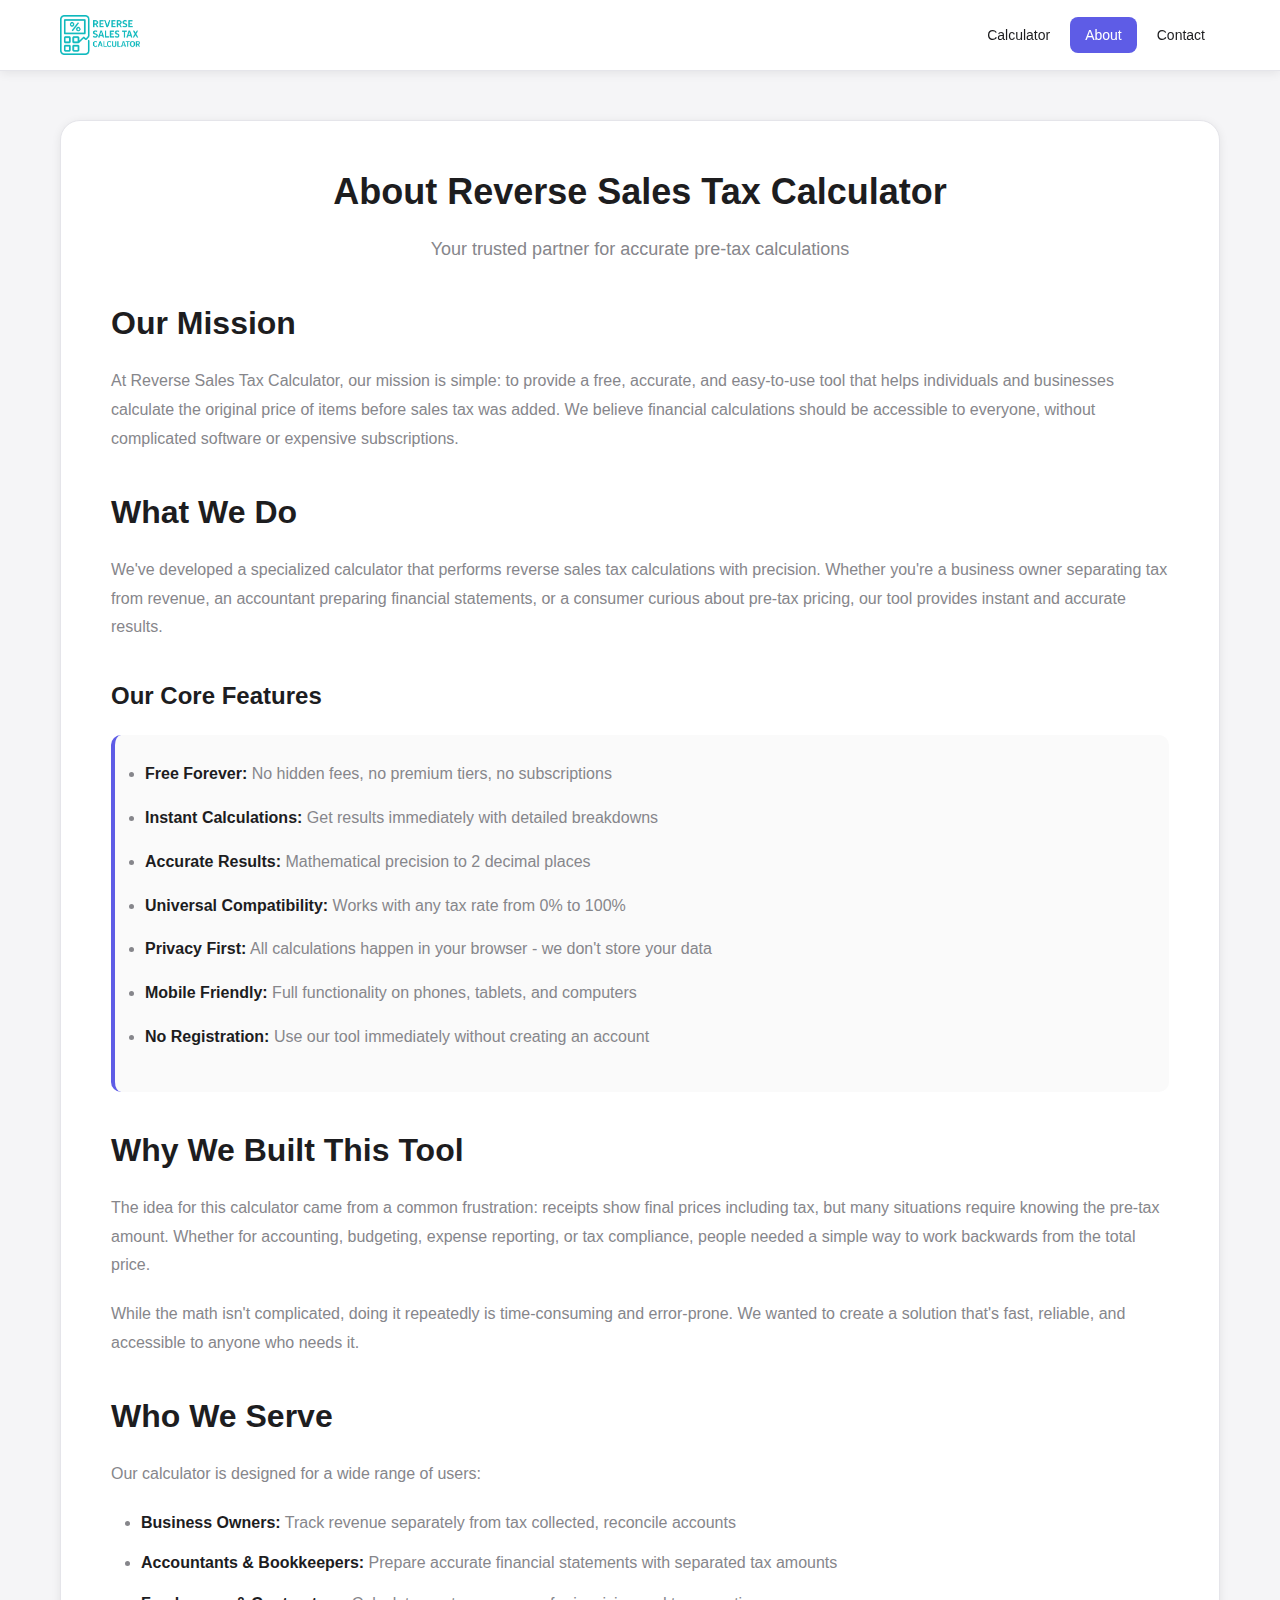
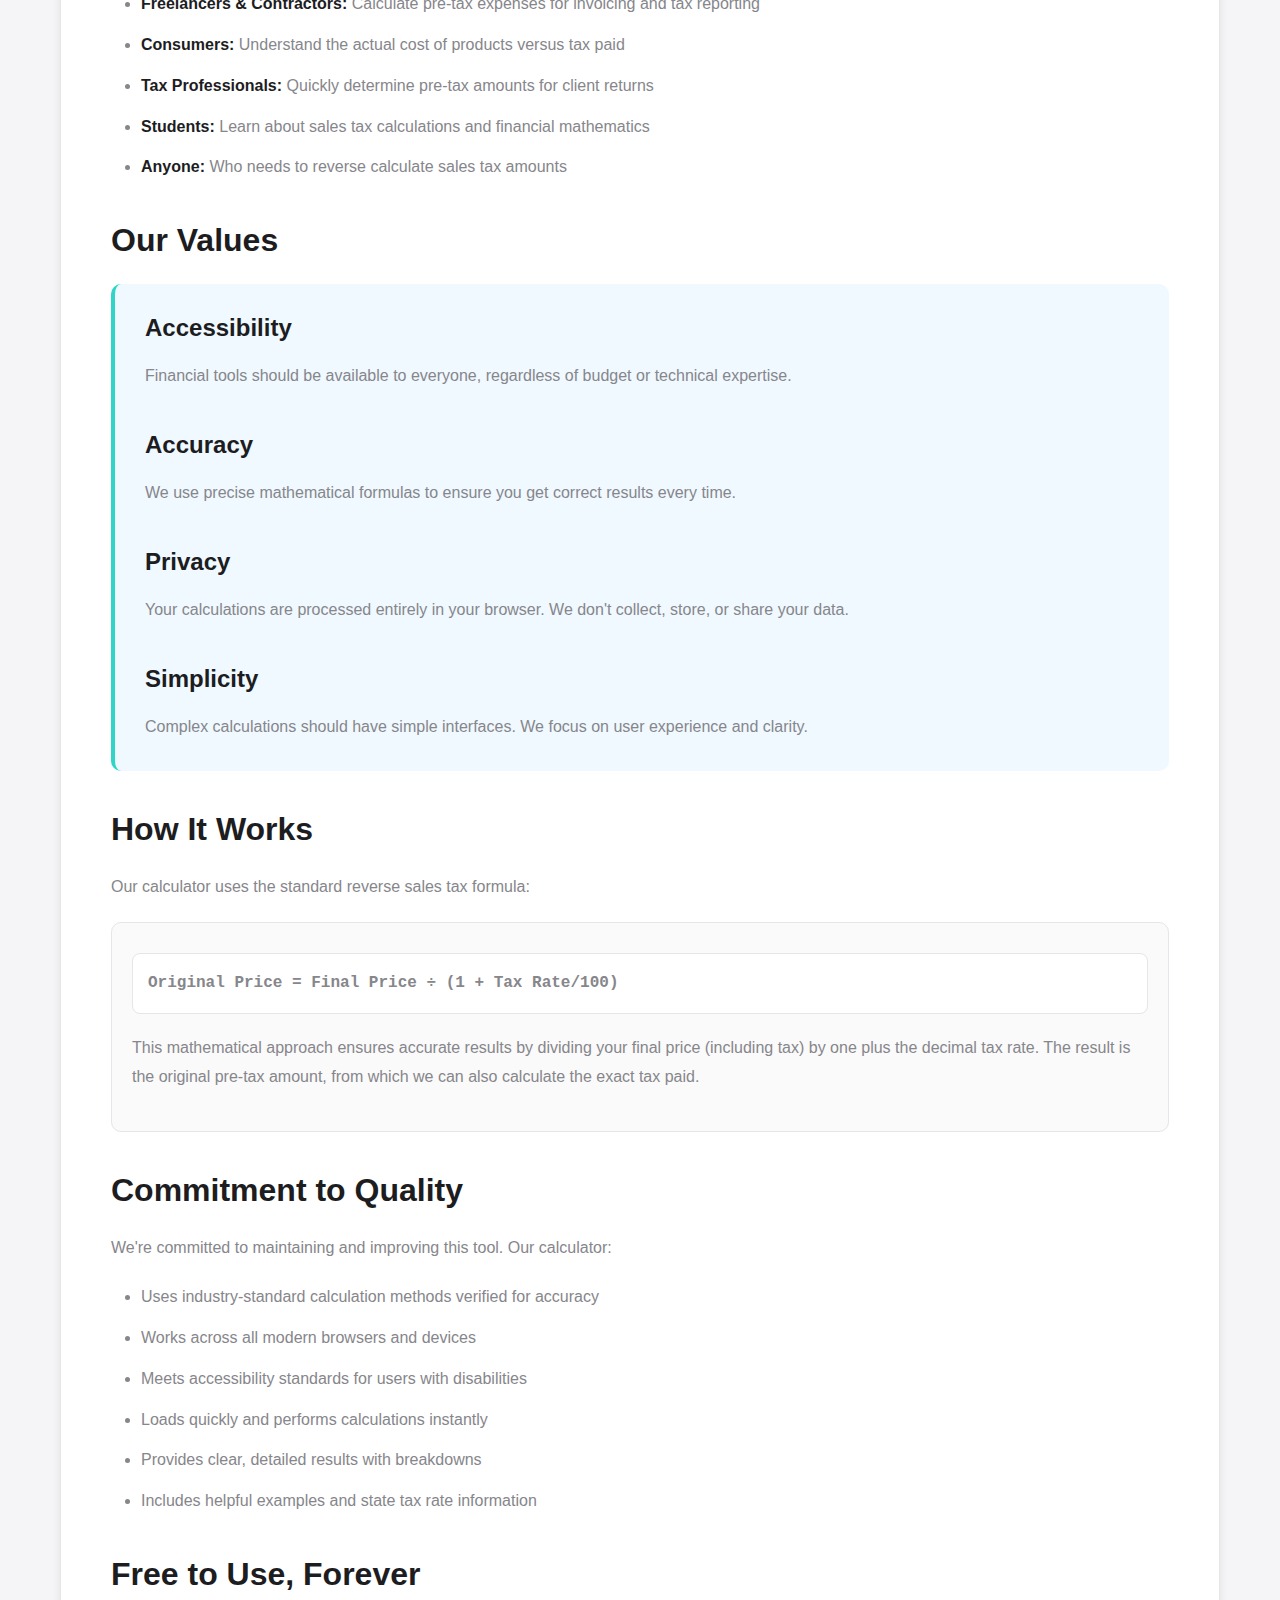
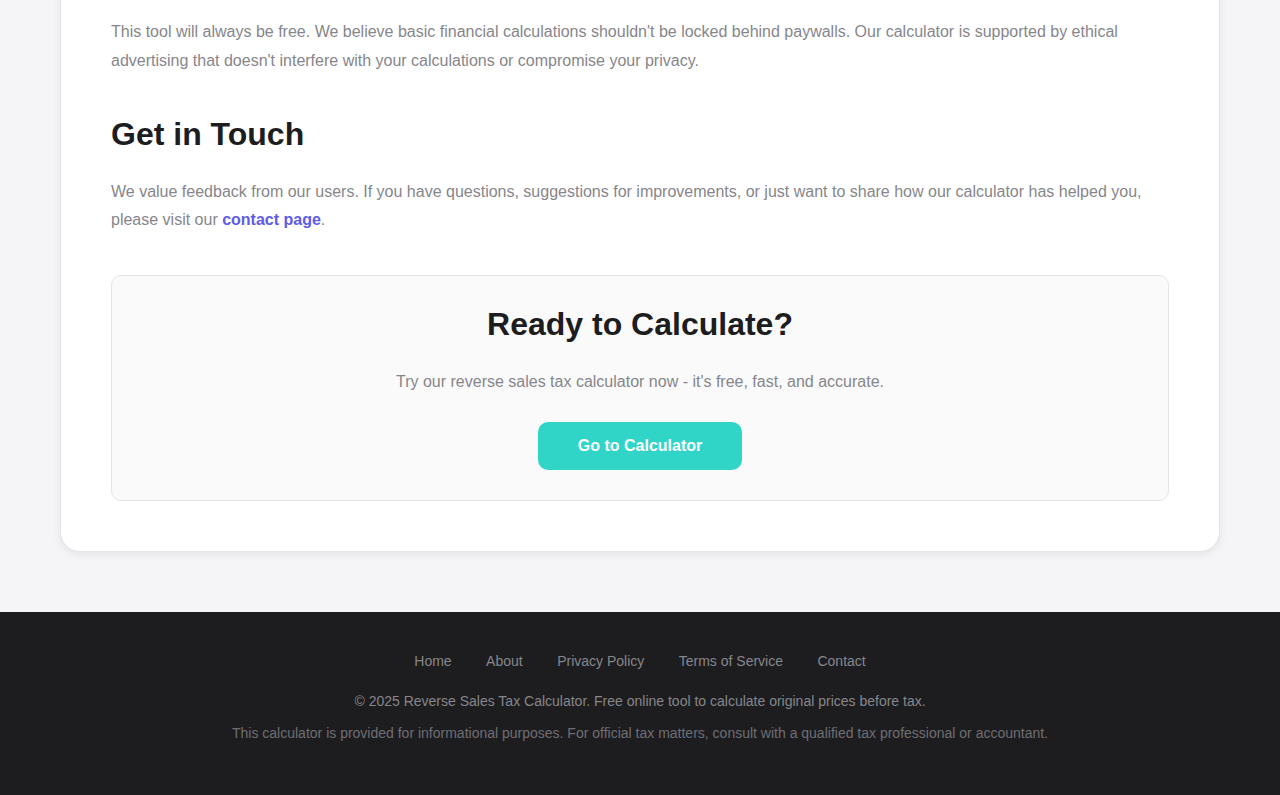
<file: about.html>
<!DOCTYPE html>
<html lang="en">
<head>
    <meta charset="UTF-8">
    <meta name="viewport" content="width=device-width, initial-scale=1.0">

    <!-- Primary Meta Tags -->
    <title>About Us - Reverse Sales Tax Calculator | Free Financial Tool</title>
    <meta name="title" content="About Us - Reverse Sales Tax Calculator | Free Financial Tool">
    <meta name="description" content="Learn about our free reverse sales tax calculator. Discover our mission to help individuals and businesses calculate pre-tax amounts quickly and accurately.">
    <meta name="author" content="Reverse Sales Tax Calculator">
    <meta name="updated" content="2025-01-14">

    <!-- Canonical URL -->
    <link rel="canonical" href="https://reversesalestaxcalc.com/about.html">

    <!-- Open Graph / Facebook -->
    <meta property="og:type" content="website">
    <meta property="og:url" content="https://reversesalestaxcalc.com/about.html">
    <meta property="og:title" content="About Us - Reverse Sales Tax Calculator">
    <meta property="og:description" content="Learn about our free reverse sales tax calculator and our mission to help you calculate pre-tax amounts accurately.">
    <meta property="og:image" content="https://reversesalestaxcalc.com/sales-tax-reverse-calculator.png">
    <meta property="og:image:width" content="1200">
    <meta property="og:image:height" content="630">
    <meta property="og:image:alt" content="Reverse Sales Tax Calculator - Free Online Tool">

    <!-- Twitter -->
    <meta property="twitter:card" content="summary_large_image">
    <meta property="twitter:url" content="https://reversesalestaxcalc.com/about.html">
    <meta property="twitter:title" content="About Us - Reverse Sales Tax Calculator">
    <meta property="twitter:description" content="Learn about our free reverse sales tax calculator and our mission to help you calculate pre-tax amounts accurately.">
    <meta property="twitter:image" content="https://reversesalestaxcalc.com/sales-tax-reverse-calculator.png">
    <meta property="twitter:image:alt" content="Reverse Sales Tax Calculator - Free Online Tool">

    <!-- Robots -->
    <meta name="robots" content="index, follow">
    <meta name="googlebot" content="index, follow">

    <!-- Theme Color -->
    <meta name="theme-color" content="#5e5ce6">

    <!-- Favicon -->
    <link rel="icon" type="image/png" href="https://reversesalestaxcalc.com/favicon.png">
    <link rel="shortcut icon" href="https://reversesalestaxcalc.com/favicon.png">

    <link rel="stylesheet" href="styles.css">

    <!-- Google tag (gtag.js) -->
    <script async src="https://www.googletagmanager.com/gtag/js?id=G-HJB8SJQ6E1"></script>
    <script>
      window.dataLayer = window.dataLayer || [];
      function gtag(){dataLayer.push(arguments);}
      gtag('js', new Date());

      gtag('config', 'G-HJB8SJQ6E1');
    </script>

    <!-- Breadcrumb Schema -->
    <script type="application/ld+json">
    {
      "@context": "https://schema.org",
      "@type": "BreadcrumbList",
      "itemListElement": [{
        "@type": "ListItem",
        "position": 1,
        "name": "Home",
        "item": "https://reversesalestaxcalc.com/"
      }, {
        "@type": "ListItem",
        "position": 2,
        "name": "About",
        "item": "https://reversesalestaxcalc.com/about.html"
      }]
    }
    </script>
</head>
<body>
    <!-- Skip to main content for accessibility -->
    <a href="#main-content" class="skip-to-main">Skip to main content</a>

    <!-- Header -->
    <header class="site-header">
        <div class="header-container">
            <a href="index.html" class="logo">
                <img src="Reverse-Sales-Tax-Calculator.png" alt="Reverse Sales Tax Calculator Logo">
            </a>
            <button class="menu-toggle" aria-label="Toggle menu" id="menu-toggle">
                <span></span>
                <span></span>
                <span></span>
            </button>
            <nav class="main-nav" id="main-nav">
                <a href="index.html">Calculator</a>
                <a href="about.html" class="active">About</a>
                <a href="contact.html">Contact</a>
            </nav>
        </div>
    </header>

    <main class="content-section" id="main-content">
        <div class="content-container">
            <article>
                <h1 style="text-align: center; color: #1d1d1f; font-size: 36px; margin-bottom: 20px;">About Reverse Sales Tax Calculator</h1>
                <p style="text-align: center; color: #86868b; font-size: 18px; margin-bottom: 40px;">Your trusted partner for accurate pre-tax calculations</p>

                <section style="margin-bottom: 40px;">
                    <h2>Our Mission</h2>
                    <p>At Reverse Sales Tax Calculator, our mission is simple: to provide a free, accurate, and easy-to-use tool that helps individuals and businesses calculate the original price of items before sales tax was added. We believe financial calculations should be accessible to everyone, without complicated software or expensive subscriptions.</p>
                </section>

                <section style="margin-bottom: 40px;">
                    <h2>What We Do</h2>
                    <p>We've developed a specialized calculator that performs reverse sales tax calculations with precision. Whether you're a business owner separating tax from revenue, an accountant preparing financial statements, or a consumer curious about pre-tax pricing, our tool provides instant and accurate results.</p>

                    <h3>Our Core Features</h3>
                    <ul class="features-list">
                        <li><strong>Free Forever:</strong> No hidden fees, no premium tiers, no subscriptions</li>
                        <li><strong>Instant Calculations:</strong> Get results immediately with detailed breakdowns</li>
                        <li><strong>Accurate Results:</strong> Mathematical precision to 2 decimal places</li>
                        <li><strong>Universal Compatibility:</strong> Works with any tax rate from 0% to 100%</li>
                        <li><strong>Privacy First:</strong> All calculations happen in your browser - we don't store your data</li>
                        <li><strong>Mobile Friendly:</strong> Full functionality on phones, tablets, and computers</li>
                        <li><strong>No Registration:</strong> Use our tool immediately without creating an account</li>
                    </ul>
                </section>

                <section style="margin-bottom: 40px;">
                    <h2>Why We Built This Tool</h2>
                    <p>The idea for this calculator came from a common frustration: receipts show final prices including tax, but many situations require knowing the pre-tax amount. Whether for accounting, budgeting, expense reporting, or tax compliance, people needed a simple way to work backwards from the total price.</p>
                    <p>While the math isn't complicated, doing it repeatedly is time-consuming and error-prone. We wanted to create a solution that's fast, reliable, and accessible to anyone who needs it.</p>
                </section>

                <section style="margin-bottom: 40px;">
                    <h2>Who We Serve</h2>
                    <p>Our calculator is designed for a wide range of users:</p>
                    <ul>
                        <li><strong>Business Owners:</strong> Track revenue separately from tax collected, reconcile accounts</li>
                        <li><strong>Accountants & Bookkeepers:</strong> Prepare accurate financial statements with separated tax amounts</li>
                        <li><strong>Freelancers & Contractors:</strong> Calculate pre-tax expenses for invoicing and tax reporting</li>
                        <li><strong>Consumers:</strong> Understand the actual cost of products versus tax paid</li>
                        <li><strong>Tax Professionals:</strong> Quickly determine pre-tax amounts for client returns</li>
                        <li><strong>Students:</strong> Learn about sales tax calculations and financial mathematics</li>
                        <li><strong>Anyone:</strong> Who needs to reverse calculate sales tax amounts</li>
                    </ul>
                </section>

                <section style="margin-bottom: 40px;">
                    <h2>Our Values</h2>
                    <div style="background: #f0f9ff; padding: 30px; border-radius: 10px; border-left: 4px solid #30d5c8; margin: 20px 0;">
                        <h3 style="color: #1d1d1f; margin-top: 0;">Accessibility</h3>
                        <p style="color: #86868b; margin-bottom: 20px;">Financial tools should be available to everyone, regardless of budget or technical expertise.</p>

                        <h3 style="color: #1d1d1f;">Accuracy</h3>
                        <p style="color: #86868b; margin-bottom: 20px;">We use precise mathematical formulas to ensure you get correct results every time.</p>

                        <h3 style="color: #1d1d1f;">Privacy</h3>
                        <p style="color: #86868b; margin-bottom: 20px;">Your calculations are processed entirely in your browser. We don't collect, store, or share your data.</p>

                        <h3 style="color: #1d1d1f;">Simplicity</h3>
                        <p style="color: #86868b; margin-bottom: 0;">Complex calculations should have simple interfaces. We focus on user experience and clarity.</p>
                    </div>
                </section>

                <section style="margin-bottom: 40px;">
                    <h2>How It Works</h2>
                    <p>Our calculator uses the standard reverse sales tax formula:</p>
                    <div class="formula-section">
                        <p class="formula">Original Price = Final Price ÷ (1 + Tax Rate/100)</p>
                        <p class="formula-explanation">This mathematical approach ensures accurate results by dividing your final price (including tax) by one plus the decimal tax rate. The result is the original pre-tax amount, from which we can also calculate the exact tax paid.</p>
                    </div>
                </section>

                <section style="margin-bottom: 40px;">
                    <h2>Commitment to Quality</h2>
                    <p>We're committed to maintaining and improving this tool. Our calculator:</p>
                    <ul>
                        <li>Uses industry-standard calculation methods verified for accuracy</li>
                        <li>Works across all modern browsers and devices</li>
                        <li>Meets accessibility standards for users with disabilities</li>
                        <li>Loads quickly and performs calculations instantly</li>
                        <li>Provides clear, detailed results with breakdowns</li>
                        <li>Includes helpful examples and state tax rate information</li>
                    </ul>
                </section>

                <section style="margin-bottom: 40px;">
                    <h2>Free to Use, Forever</h2>
                    <p>This tool will always be free. We believe basic financial calculations shouldn't be locked behind paywalls. Our calculator is supported by ethical advertising that doesn't interfere with your calculations or compromise your privacy.</p>
                </section>

                <section style="margin-bottom: 40px;">
                    <h2>Get in Touch</h2>
                    <p>We value feedback from our users. If you have questions, suggestions for improvements, or just want to share how our calculator has helped you, please visit our <a href="contact.html" style="color: #5e5ce6; text-decoration: none; font-weight: 600;">contact page</a>.</p>
                </section>

                <section style="background: #fafafa; padding: 30px; border-radius: 10px; text-align: center; border: 1px solid #e5e5ea;">
                    <h2 style="margin-top: 0;">Ready to Calculate?</h2>
                    <p style="color: #86868b; margin-bottom: 25px;">Try our reverse sales tax calculator now - it's free, fast, and accurate.</p>
                    <a href="index.html" style="display: inline-block; background: #30d5c8; color: white; padding: 15px 40px; border-radius: 10px; text-decoration: none; font-weight: 600; transition: all 0.3s ease;">Go to Calculator</a>
                </section>
            </article>
        </div>
    </main>

    <footer class="site-footer">
        <div class="footer-content">
            <nav style="margin-bottom: 20px;">
                <a href="index.html" style="color: #86868b; text-decoration: none; margin: 0 15px; font-size: 14px;">Home</a>
                <a href="about.html" style="color: #86868b; text-decoration: none; margin: 0 15px; font-size: 14px;">About</a>
                <a href="privacy.html" style="color: #86868b; text-decoration: none; margin: 0 15px; font-size: 14px;">Privacy Policy</a>
                <a href="terms.html" style="color: #86868b; text-decoration: none; margin: 0 15px; font-size: 14px;">Terms of Service</a>
                <a href="contact.html" style="color: #86868b; text-decoration: none; margin: 0 15px; font-size: 14px;">Contact</a>
            </nav>
            <p>&copy; 2025 Reverse Sales Tax Calculator. Free online tool to calculate original prices before tax.</p>
            <p class="footer-note">This calculator is provided for informational purposes. For official tax matters, consult with a qualified tax professional or accountant.</p>
        </div>
    </footer>

    <!-- Mobile Menu Toggle Script -->
    <script>
        const menuToggle = document.getElementById('menu-toggle');
        const mainNav = document.getElementById('main-nav');

        if (menuToggle) {
            menuToggle.addEventListener('click', function() {
                this.classList.toggle('active');
                mainNav.classList.toggle('active');
            });

            const navLinks = mainNav.querySelectorAll('a');
            navLinks.forEach(link => {
                link.addEventListener('click', () => {
                    menuToggle.classList.remove('active');
                    mainNav.classList.remove('active');
                });
            });

            document.addEventListener('click', (e) => {
                if (!menuToggle.contains(e.target) && !mainNav.contains(e.target)) {
                    menuToggle.classList.remove('active');
                    mainNav.classList.remove('active');
                }
            });
        }
    </script>
</body>
</html>
</file>
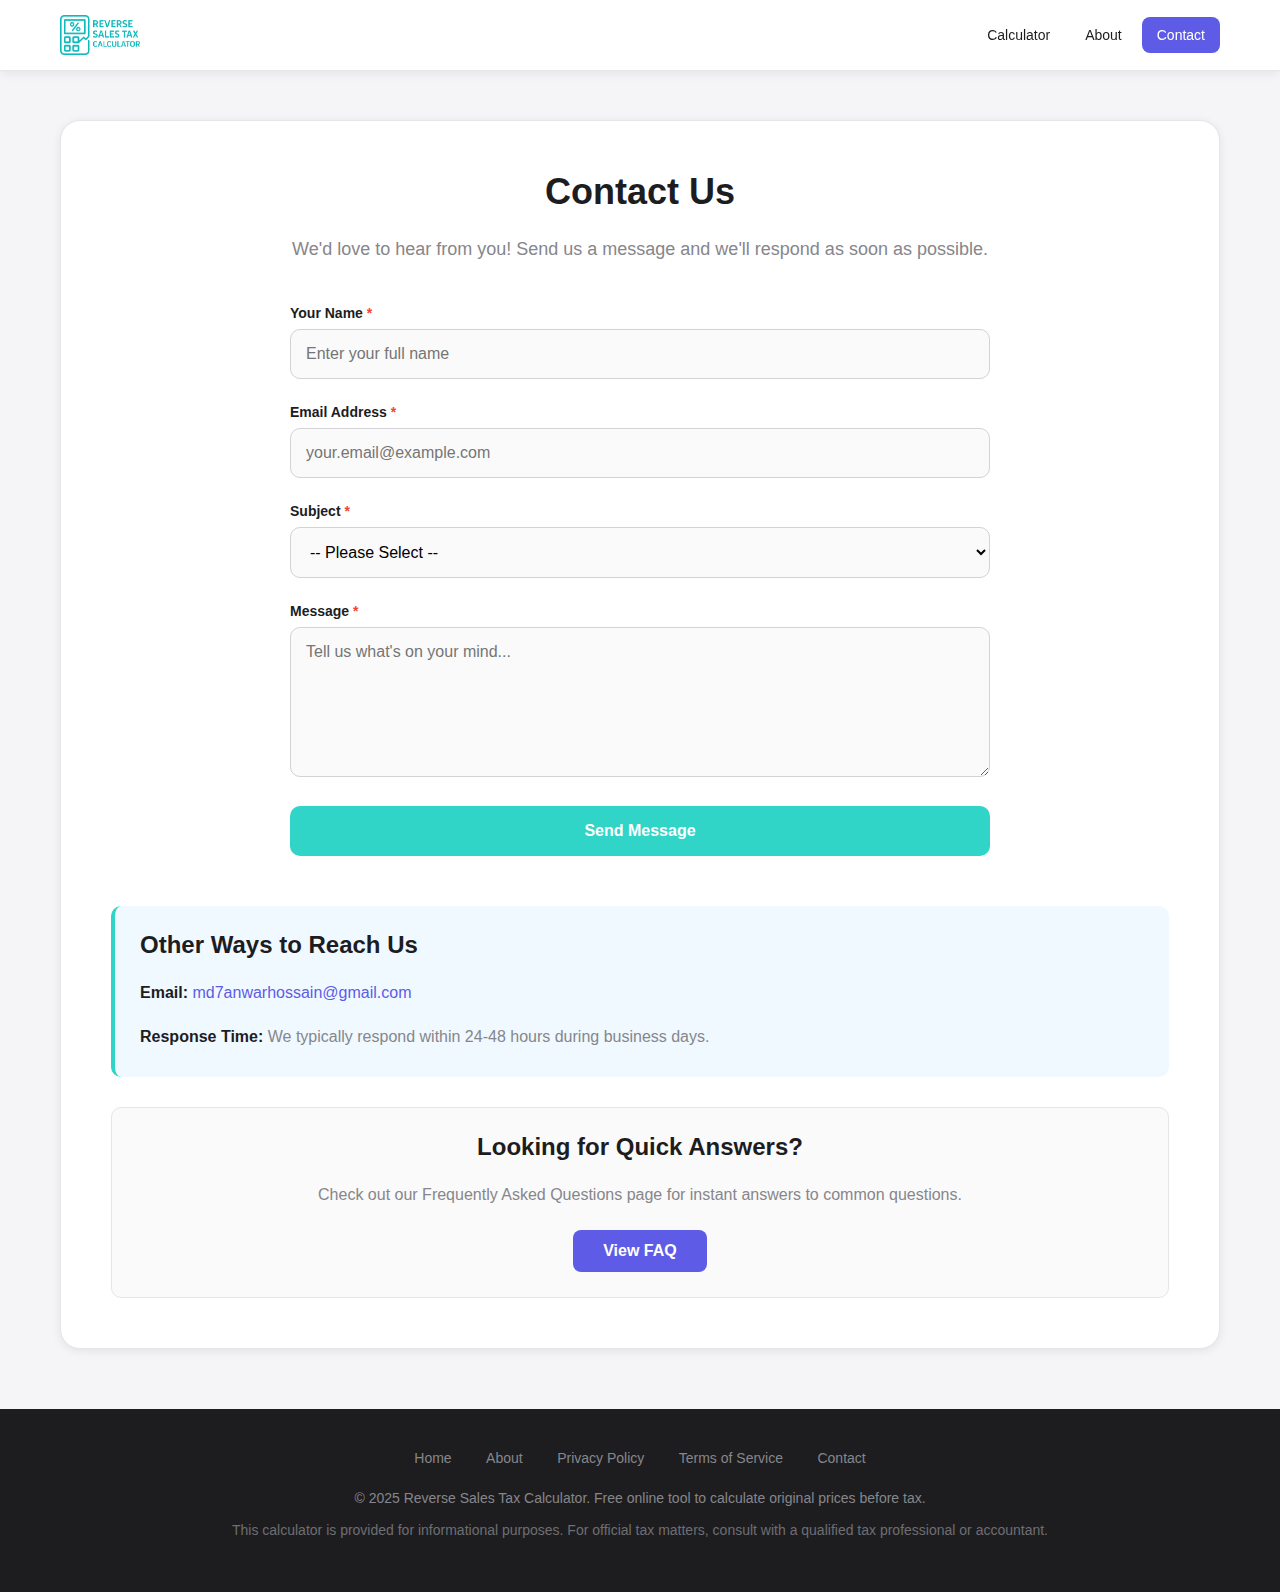
<file: contact.html>
<!DOCTYPE html>
<html lang="en">
<head>
    <meta charset="UTF-8">
    <meta name="viewport" content="width=device-width, initial-scale=1.0">

    <!-- Primary Meta Tags -->
    <title>Contact Us - Reverse Sales Tax Calculator</title>
    <meta name="title" content="Contact Us - Reverse Sales Tax Calculator">
    <meta name="description" content="Contact Reverse Sales Tax Calculator. Get in touch with questions, feedback, or support. We're here to help with your tax calculation needs.">
    <meta name="author" content="Reverse Sales Tax Calculator">
    <meta name="updated" content="2025-01-14">

    <!-- Canonical URL -->
    <link rel="canonical" href="https://reversesalestaxcalc.com/contact.html">

    <!-- Open Graph / Facebook -->
    <meta property="og:type" content="website">
    <meta property="og:url" content="https://reversesalestaxcalc.com/contact.html">
    <meta property="og:title" content="Contact Us - Reverse Sales Tax Calculator">
    <meta property="og:description" content="Contact Reverse Sales Tax Calculator. Get in touch with questions, feedback, or support. We're here to help with your tax calculation needs.">
    <meta property="og:image" content="https://reversesalestaxcalc.com/sales-tax-reverse-calculator.png">
    <meta property="og:image:width" content="1200">
    <meta property="og:image:height" content="630">
    <meta property="og:image:alt" content="Reverse Sales Tax Calculator - Free Online Tool">

    <!-- Twitter -->
    <meta property="twitter:card" content="summary_large_image">
    <meta property="twitter:url" content="https://reversesalestaxcalc.com/contact.html">
    <meta property="twitter:title" content="Contact Us - Reverse Sales Tax Calculator">
    <meta property="twitter:description" content="Contact Reverse Sales Tax Calculator. Get in touch with questions, feedback, or support. We're here to help with your tax calculation needs.">
    <meta property="twitter:image" content="https://reversesalestaxcalc.com/sales-tax-reverse-calculator.png">
    <meta property="twitter:image:alt" content="Reverse Sales Tax Calculator - Free Online Tool">

    <!-- Robots -->
    <meta name="robots" content="index, follow">
    <meta name="googlebot" content="index, follow">

    <!-- Theme Color -->
    <meta name="theme-color" content="#5e5ce6">

    <!-- Favicon -->
    <link rel="icon" type="image/png" href="https://reversesalestaxcalc.com/favicon.png">
    <link rel="shortcut icon" href="https://reversesalestaxcalc.com/favicon.png">

    <link rel="stylesheet" href="styles.css">

    <!-- Google tag (gtag.js) -->
    <script async src="https://www.googletagmanager.com/gtag/js?id=G-HJB8SJQ6E1"></script>
    <script>
      window.dataLayer = window.dataLayer || [];
      function gtag(){dataLayer.push(arguments);}
      gtag('js', new Date());

      gtag('config', 'G-HJB8SJQ6E1');
    </script>

    <style>
        .contact-form {
            max-width: 700px;
            margin: 0 auto;
        }

        .form-group {
            margin-bottom: 25px;
        }

        .form-group label {
            display: block;
            color: #1d1d1f;
            font-weight: 600;
            margin-bottom: 8px;
            font-size: 14px;
        }

        .form-group input,
        .form-group select,
        .form-group textarea {
            width: 100%;
            padding: 15px;
            border: 1px solid #d2d2d7;
            border-radius: 10px;
            font-size: 16px;
            font-family: -apple-system, BlinkMacSystemFont, 'Segoe UI', Roboto, 'Helvetica Neue', Arial, sans-serif;
            transition: all 0.3s ease;
            outline: none;
            background: #fafafa;
        }

        .form-group input:focus,
        .form-group select:focus,
        .form-group textarea:focus {
            border-color: #5e5ce6;
            box-shadow: 0 0 0 3px rgba(94, 92, 230, 0.1);
            background: white;
        }

        .form-group textarea {
            min-height: 150px;
            resize: vertical;
        }

        .form-group select {
            cursor: pointer;
        }

        .submit-btn {
            width: 100%;
            padding: 16px;
            border: none;
            border-radius: 10px;
            font-size: 16px;
            font-weight: 600;
            cursor: pointer;
            transition: all 0.3s ease;
            background: #30d5c8;
            color: white;
        }

        .submit-btn:hover {
            transform: translateY(-2px);
            box-shadow: 0 10px 25px rgba(48, 213, 200, 0.3);
            background: #2bc4b8;
        }

        .submit-btn:active {
            transform: translateY(0);
        }

        .submit-btn:disabled {
            background: #d2d2d7;
            cursor: not-allowed;
            transform: none;
        }

        .form-message {
            padding: 15px;
            border-radius: 10px;
            margin-bottom: 20px;
            display: none;
        }

        .form-message.success {
            background: #d4edda;
            border: 1px solid #c3e6cb;
            color: #155724;
            display: block;
        }

        .form-message.error {
            background: #f8d7da;
            border: 1px solid #f5c6cb;
            color: #721c24;
            display: block;
        }

        .required {
            color: #f44336;
        }

        .contact-info-box {
            background: #f0f9ff;
            padding: 25px;
            border-radius: 10px;
            border-left: 4px solid #30d5c8;
            margin: 30px 0;
        }
    </style>
</head>
<body>
    <!-- Skip to main content for accessibility -->
    <a href="#main-content" class="skip-to-main">Skip to main content</a>

    <!-- Header -->
    <header class="site-header">
        <div class="header-container">
            <a href="index.html" class="logo">
                <img src="Reverse-Sales-Tax-Calculator.png" alt="Reverse Sales Tax Calculator Logo">
            </a>
            <button class="menu-toggle" aria-label="Toggle menu" id="menu-toggle">
                <span></span>
                <span></span>
                <span></span>
            </button>
            <nav class="main-nav" id="main-nav">
                <a href="index.html">Calculator</a>
                <a href="about.html">About</a>
                <a href="contact.html" class="active">Contact</a>
            </nav>
        </div>
    </header>

    <main class="content-section" id="main-content">
        <div class="content-container">
            <article>
                <h1 style="text-align: center; color: #1d1d1f; font-size: 36px; margin-bottom: 20px;">Contact Us</h1>
                <p style="text-align: center; color: #86868b; font-size: 18px; margin-bottom: 40px;">We'd love to hear from you! Send us a message and we'll respond as soon as possible.</p>

                <!-- Success/Error Messages -->
                <div id="form-message" class="form-message"></div>

                <!-- Contact Form -->
                <form id="contact-form" class="contact-form" action="https://formspree.io/f/YOUR_FORM_ID" method="POST">
                    <div class="form-group">
                        <label for="name">Your Name <span class="required">*</span></label>
                        <input
                            type="text"
                            id="name"
                            name="name"
                            required
                            placeholder="Enter your full name"
                            aria-required="true">
                    </div>

                    <div class="form-group">
                        <label for="email">Email Address <span class="required">*</span></label>
                        <input
                            type="email"
                            id="email"
                            name="email"
                            required
                            placeholder="your.email@example.com"
                            aria-required="true">
                    </div>

                    <div class="form-group">
                        <label for="subject">Subject <span class="required">*</span></label>
                        <select
                            id="subject"
                            name="subject"
                            required
                            aria-required="true">
                            <option value="">-- Please Select --</option>
                            <option value="General Inquiry">General Inquiry</option>
                            <option value="Calculator Question">Calculator Question</option>
                            <option value="Technical Issue">Technical Issue</option>
                            <option value="Feature Request">Feature Request</option>
                            <option value="Feedback">Feedback</option>
                            <option value="Partnership">Partnership/Business</option>
                            <option value="Other">Other</option>
                        </select>
                    </div>

                    <div class="form-group">
                        <label for="message">Message <span class="required">*</span></label>
                        <textarea
                            id="message"
                            name="message"
                            required
                            placeholder="Tell us what's on your mind..."
                            aria-required="true"></textarea>
                    </div>

                    <!-- Honeypot field for spam protection (hidden from users) -->
                    <input type="text" name="_gotcha" style="display:none">

                    <!-- Formspree settings -->
                    <input type="hidden" name="_subject" value="New contact form submission from Reverse Sales Tax Calculator">
                    <input type="hidden" name="_next" value="https://reversesalestaxcalc.com/contact.html?success=true">

                    <button type="submit" class="submit-btn" id="submit-btn">
                        Send Message
                    </button>
                </form>

                <!-- Alternative Contact Information -->
                <div class="contact-info-box" style="margin-top: 50px;">
                    <h3 style="margin-top: 0; color: #1d1d1f;">Other Ways to Reach Us</h3>
                    <p style="color: #86868b; margin-bottom: 15px;"><strong>Email:</strong> <a href="mailto:md7anwarhossain@gmail.com" style="color: #5e5ce6; text-decoration: none;">md7anwarhossain@gmail.com</a></p>
                    <p style="color: #86868b; margin-bottom: 0;"><strong>Response Time:</strong> We typically respond within 24-48 hours during business days.</p>
                </div>

                <!-- FAQ Reference -->
                <section style="background: #fafafa; padding: 25px; border-radius: 10px; margin-top: 30px; text-align: center; border: 1px solid #e5e5ea;">
                    <h3 style="margin-top: 0; color: #1d1d1f;">Looking for Quick Answers?</h3>
                    <p style="color: #86868b; margin-bottom: 20px;">Check out our Frequently Asked Questions page for instant answers to common questions.</p>
                    <a href="index.html#faq-heading" style="display: inline-block; background: #5e5ce6; color: white; padding: 12px 30px; border-radius: 8px; text-decoration: none; font-weight: 600;">View FAQ</a>
                </section>
            </article>
        </div>
    </main>

    <footer class="site-footer">
        <div class="footer-content">
            <nav style="margin-bottom: 20px;">
                <a href="index.html" style="color: #86868b; text-decoration: none; margin: 0 15px; font-size: 14px;">Home</a>
                <a href="about.html" style="color: #86868b; text-decoration: none; margin: 0 15px; font-size: 14px;">About</a>
                <a href="privacy.html" style="color: #86868b; text-decoration: none; margin: 0 15px; font-size: 14px;">Privacy Policy</a>
                <a href="terms.html" style="color: #86868b; text-decoration: none; margin: 0 15px; font-size: 14px;">Terms of Service</a>
                <a href="contact.html" style="color: #86868b; text-decoration: none; margin: 0 15px; font-size: 14px;">Contact</a>
            </nav>
            <p>&copy; 2025 Reverse Sales Tax Calculator. Free online tool to calculate original prices before tax.</p>
            <p class="footer-note">This calculator is provided for informational purposes. For official tax matters, consult with a qualified tax professional or accountant.</p>
        </div>
    </footer>

    <script>
        // Check for success parameter in URL
        const urlParams = new URLSearchParams(window.location.search);
        const messageDiv = document.getElementById('form-message');

        if (urlParams.get('success') === 'true') {
            messageDiv.className = 'form-message success';
            messageDiv.textContent = 'Thank you for your message! We\'ll get back to you soon.';
            window.history.replaceState({}, document.title, window.location.pathname);
            // Scroll to message
            messageDiv.scrollIntoView({ behavior: 'smooth', block: 'center' });
        }

        // Form submission handling
        const form = document.getElementById('contact-form');
        const submitBtn = document.getElementById('submit-btn');

        form.addEventListener('submit', function(e) {
            // Disable button and show loading state
            submitBtn.disabled = true;
            submitBtn.textContent = 'Sending...';

            // Clear any previous messages
            messageDiv.className = 'form-message';
            messageDiv.style.display = 'none';
        });

        // Handle form errors
        form.addEventListener('invalid', function(e) {
            submitBtn.disabled = false;
            submitBtn.textContent = 'Send Message';
        }, true);

        // Mobile Menu Toggle
        const menuToggle = document.getElementById('menu-toggle');
        const mainNav = document.getElementById('main-nav');

        if (menuToggle) {
            menuToggle.addEventListener('click', function() {
                this.classList.toggle('active');
                mainNav.classList.toggle('active');
            });

            const navLinks = mainNav.querySelectorAll('a');
            navLinks.forEach(link => {
                link.addEventListener('click', () => {
                    menuToggle.classList.remove('active');
                    mainNav.classList.remove('active');
                });
            });

            document.addEventListener('click', (e) => {
                if (!menuToggle.contains(e.target) && !mainNav.contains(e.target)) {
                    menuToggle.classList.remove('active');
                    mainNav.classList.remove('active');
                }
            });
        }
    </script>
</body>
</html>
</file>
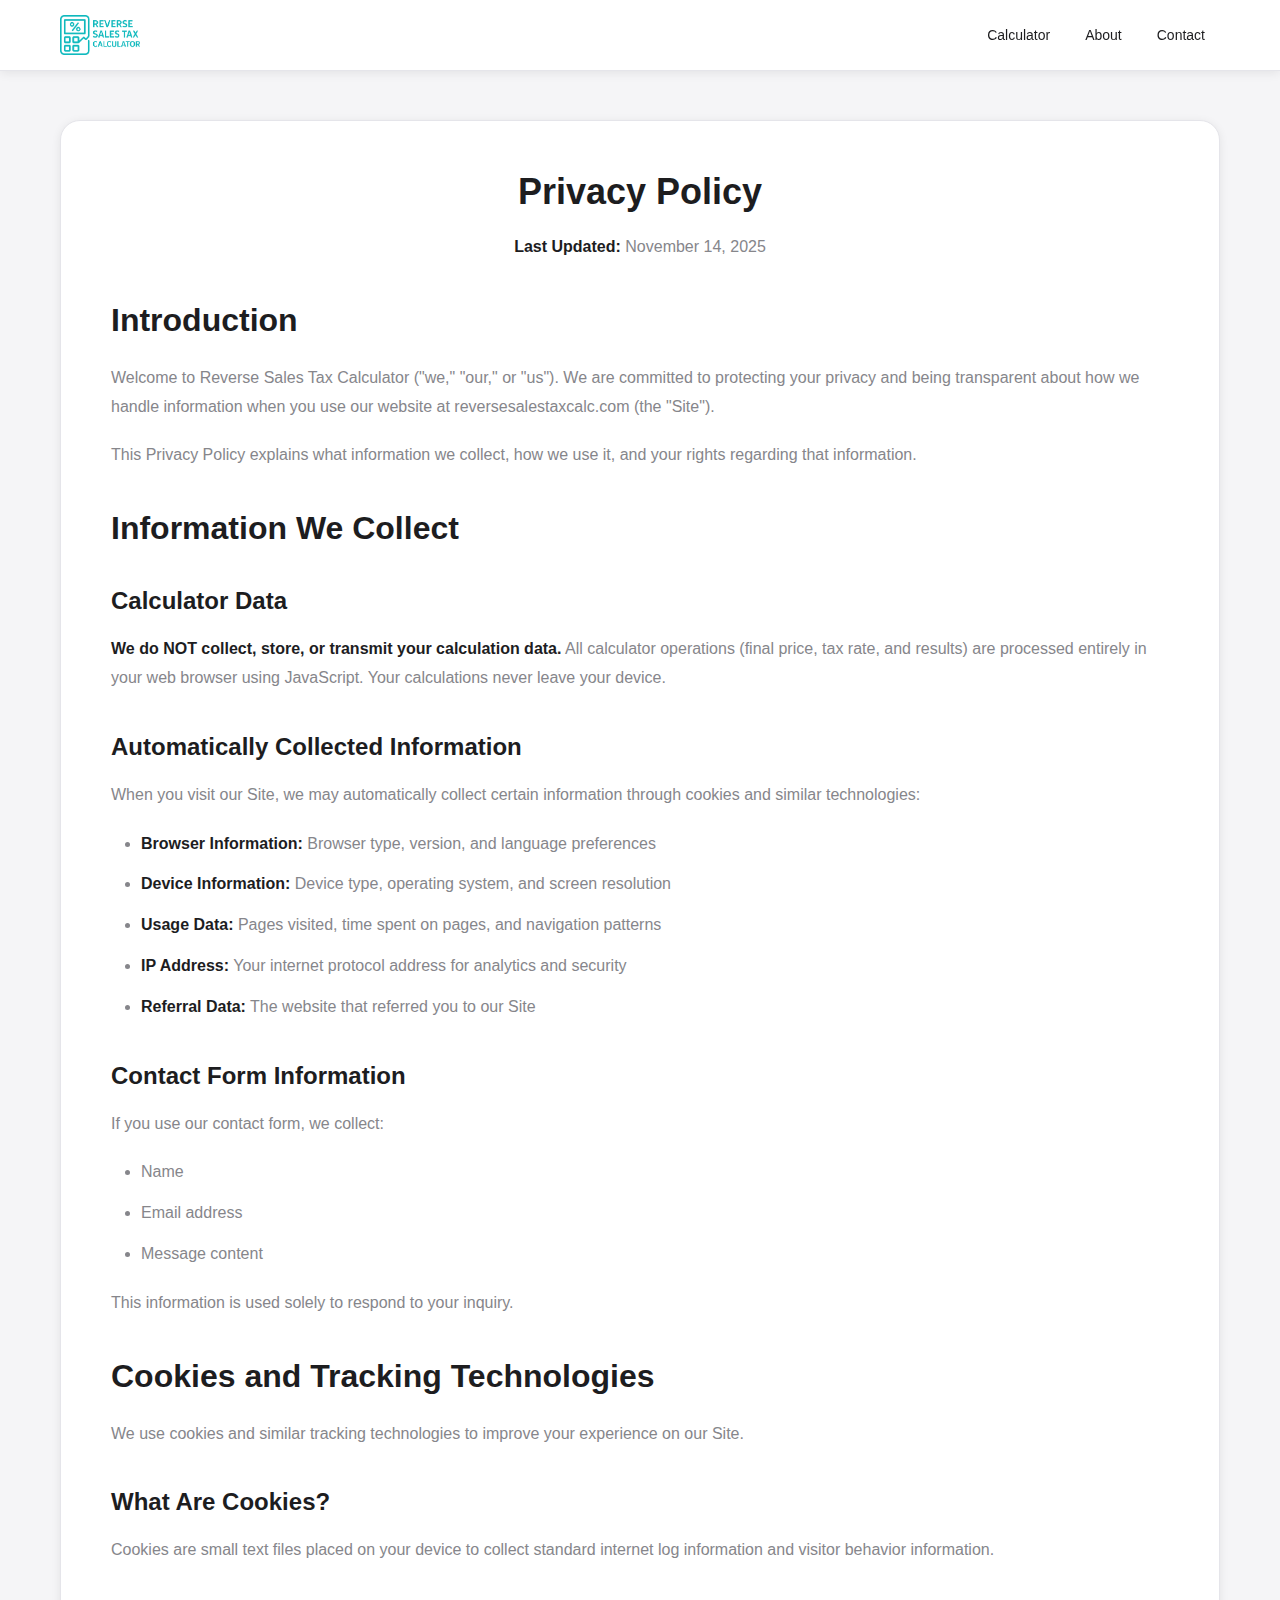
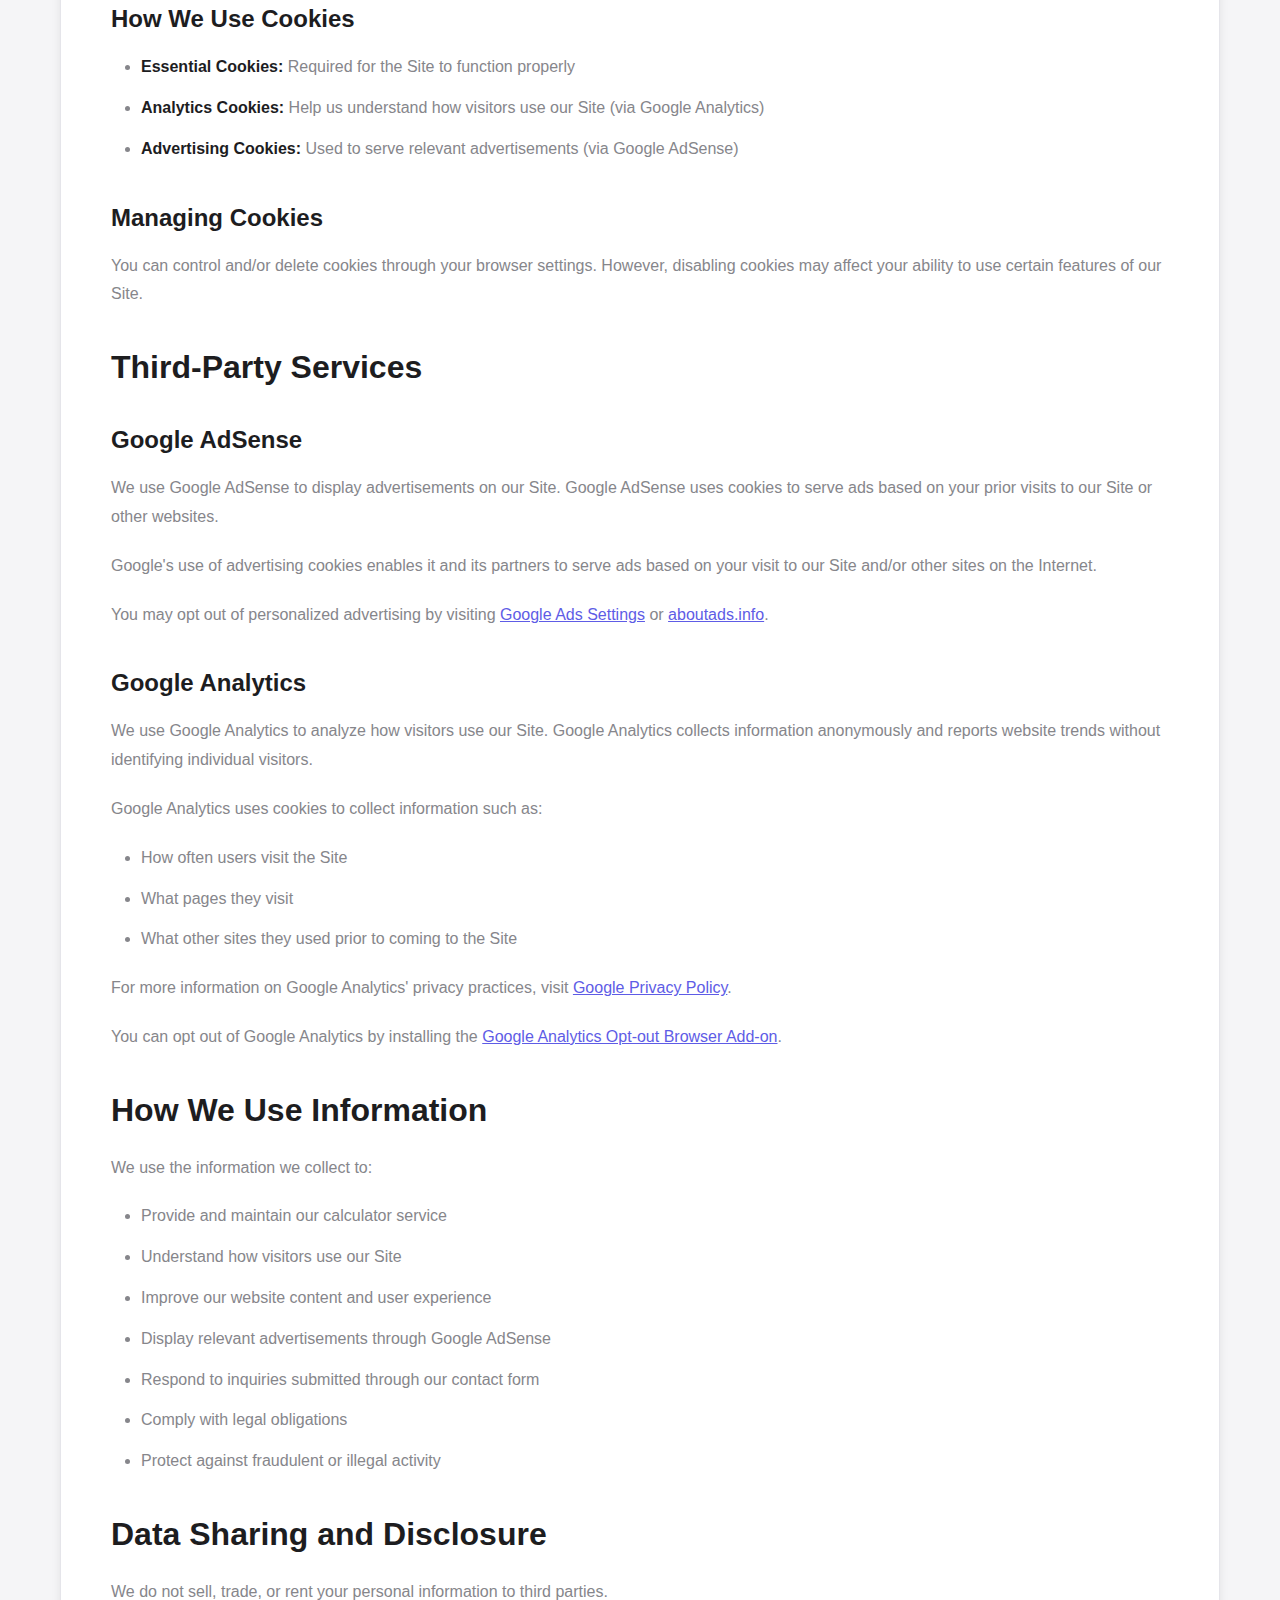
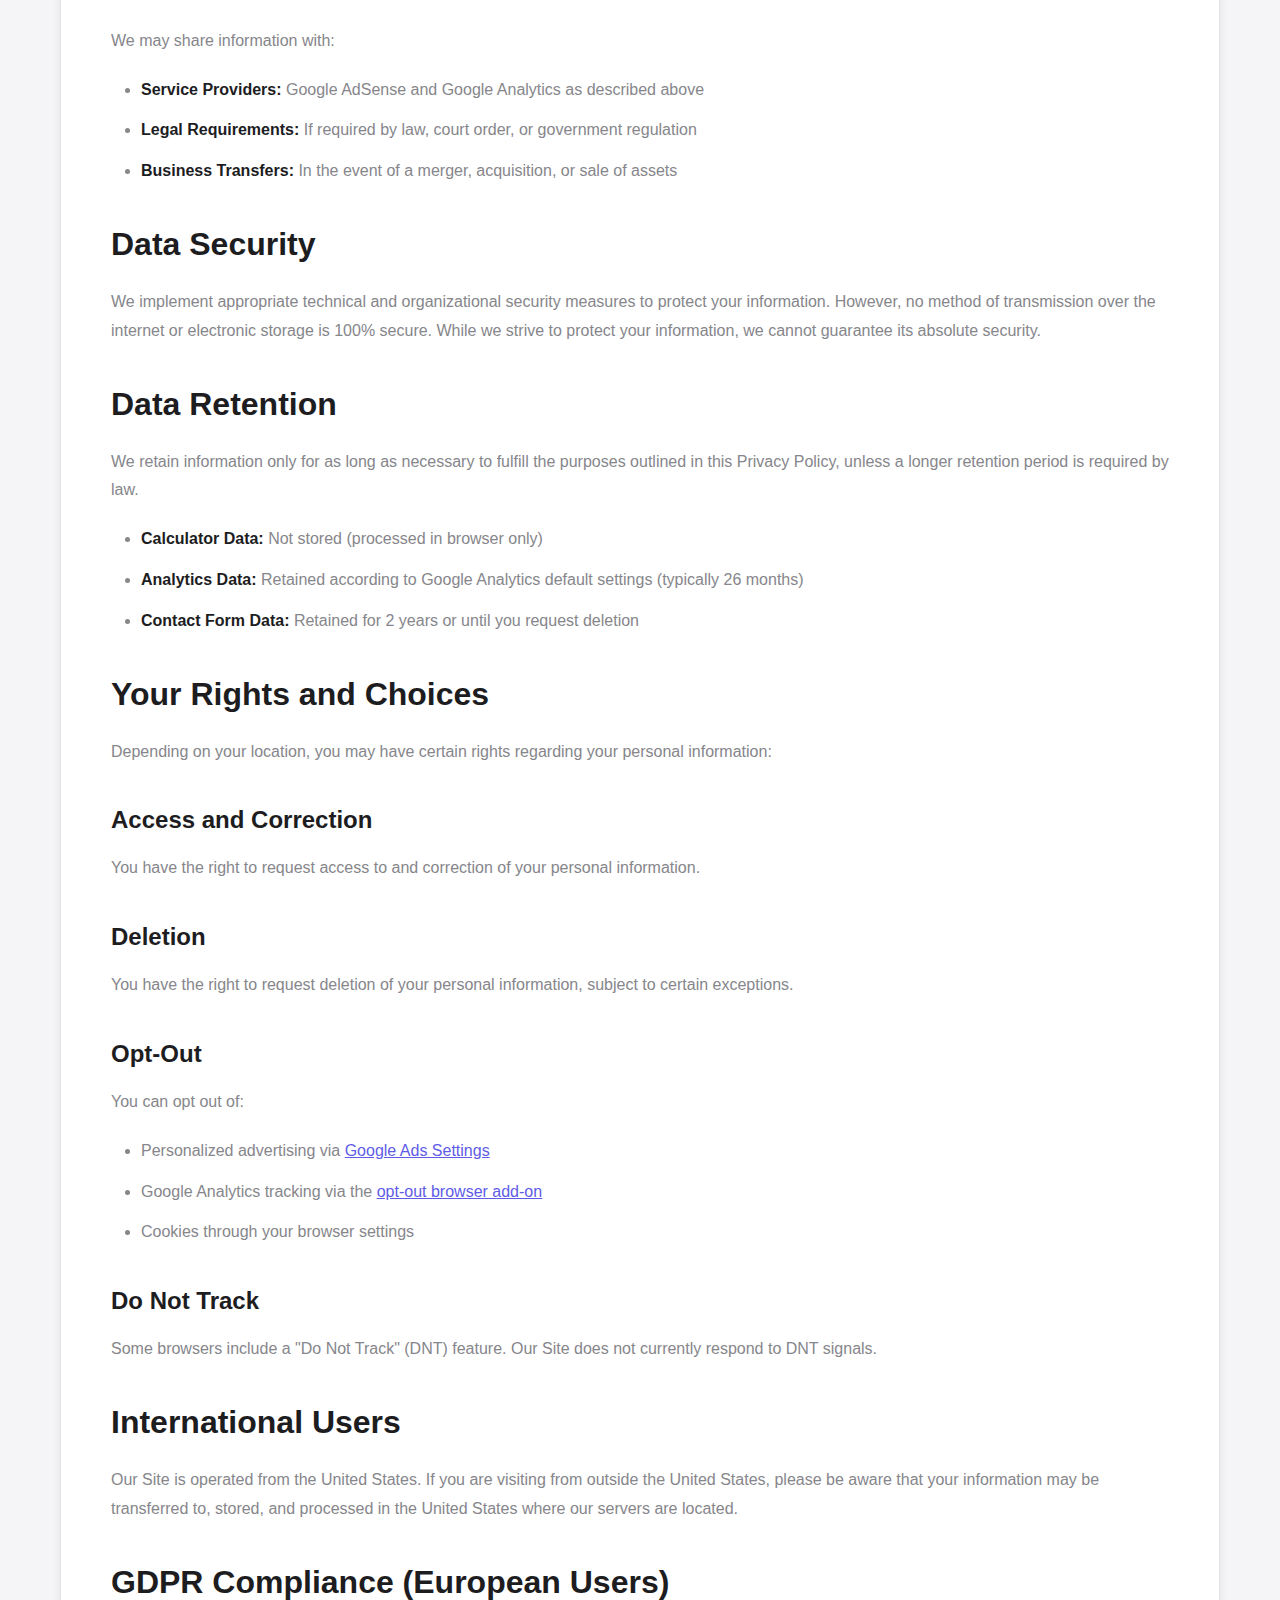
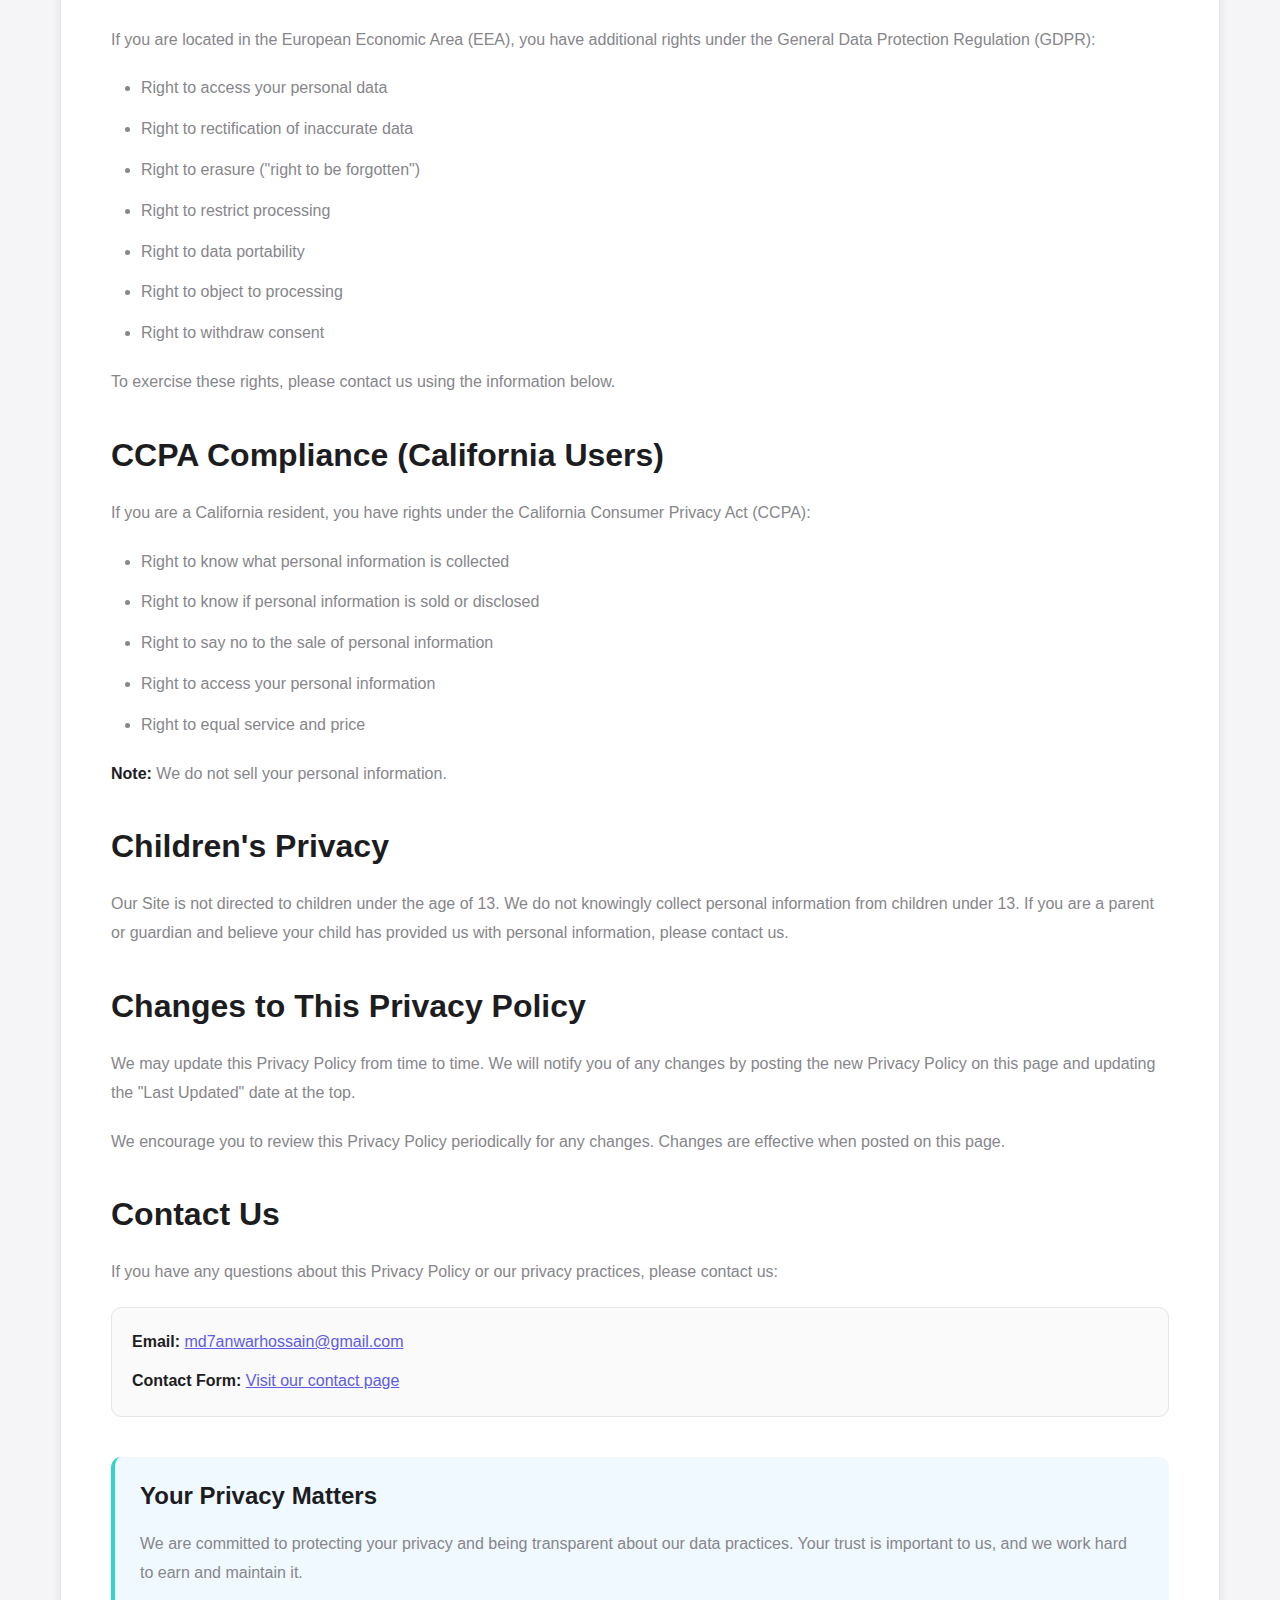
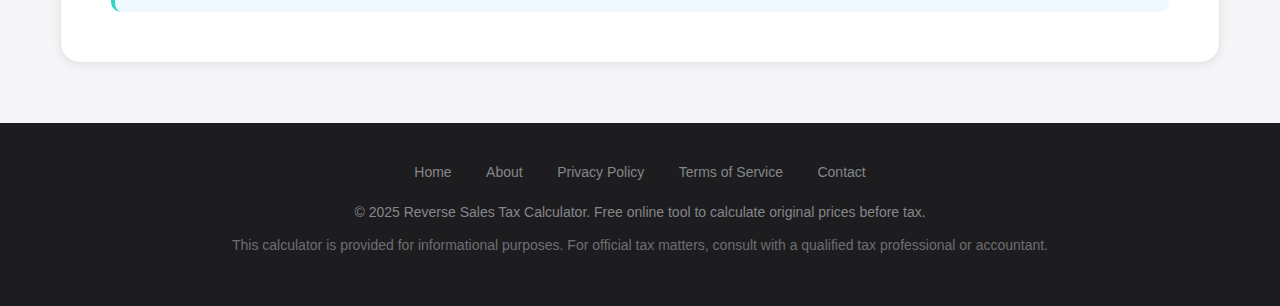
<file: privacy.html>
<!DOCTYPE html>
<html lang="en">
<head>
    <meta charset="UTF-8">
    <meta name="viewport" content="width=device-width, initial-scale=1.0">

    <!-- Primary Meta Tags -->
    <title>Privacy Policy - Reverse Sales Tax Calculator</title>
    <meta name="title" content="Privacy Policy - Reverse Sales Tax Calculator">
    <meta name="description" content="Privacy policy for Reverse Sales Tax Calculator. Learn how we protect your privacy and handle data when you use our free calculator tool.">
    <meta name="author" content="Reverse Sales Tax Calculator">
    <meta name="updated" content="2025-11-14">

    <!-- Canonical URL -->
    <link rel="canonical" href="https://reversesalestaxcalc.com/privacy.html">

    <!-- Open Graph / Facebook -->
    <meta property="og:type" content="website">
    <meta property="og:url" content="https://reversesalestaxcalc.com/privacy.html">
    <meta property="og:title" content="Privacy Policy - Reverse Sales Tax Calculator">
    <meta property="og:description" content="Privacy policy for Reverse Sales Tax Calculator. Learn how we protect your privacy and handle data when you use our free calculator tool.">
    <meta property="og:image" content="https://reversesalestaxcalc.com/sales-tax-reverse-calculator.png">
    <meta property="og:image:width" content="1200">
    <meta property="og:image:height" content="630">
    <meta property="og:image:alt" content="Reverse Sales Tax Calculator - Free Online Tool">

    <!-- Twitter -->
    <meta property="twitter:card" content="summary_large_image">
    <meta property="twitter:url" content="https://reversesalestaxcalc.com/privacy.html">
    <meta property="twitter:title" content="Privacy Policy - Reverse Sales Tax Calculator">
    <meta property="twitter:description" content="Privacy policy for Reverse Sales Tax Calculator. Learn how we protect your privacy and handle data when you use our free calculator tool.">
    <meta property="twitter:image" content="https://reversesalestaxcalc.com/sales-tax-reverse-calculator.png">
    <meta property="twitter:image:alt" content="Reverse Sales Tax Calculator - Free Online Tool">

    <!-- Robots -->
    <meta name="robots" content="index, follow">
    <meta name="googlebot" content="index, follow">

    <!-- Theme Color -->
    <meta name="theme-color" content="#5e5ce6">

    <!-- Favicon -->
    <link rel="icon" type="image/png" href="https://reversesalestaxcalc.com/favicon.png">
    <link rel="shortcut icon" href="https://reversesalestaxcalc.com/favicon.png">

    <link rel="stylesheet" href="styles.css">

    <!-- Google tag (gtag.js) -->
    <script async src="https://www.googletagmanager.com/gtag/js?id=G-HJB8SJQ6E1"></script>
    <script>
      window.dataLayer = window.dataLayer || [];
      function gtag(){dataLayer.push(arguments);}
      gtag('js', new Date());

      gtag('config', 'G-HJB8SJQ6E1');
    </script>
</head>
<body>
    <!-- Skip to main content for accessibility -->
    <a href="#main-content" class="skip-to-main">Skip to main content</a>

    <!-- Header -->
    <header class="site-header">
        <div class="header-container">
            <a href="index.html" class="logo">
                <img src="Reverse-Sales-Tax-Calculator.png" alt="Reverse Sales Tax Calculator Logo">
            </a>
            <button class="menu-toggle" aria-label="Toggle menu" id="menu-toggle">
                <span></span>
                <span></span>
                <span></span>
            </button>
            <nav class="main-nav" id="main-nav">
                <a href="index.html">Calculator</a>
                <a href="about.html">About</a>
                <a href="contact.html">Contact</a>
            </nav>
        </div>
    </header>

    <main class="content-section" id="main-content">
        <div class="content-container">
            <article>
                <h1 style="text-align: center; color: #1d1d1f; font-size: 36px; margin-bottom: 20px;">Privacy Policy</h1>
                <p style="text-align: center; color: #86868b; font-size: 16px; margin-bottom: 40px;"><strong>Last Updated:</strong> November 14, 2025</p>

                <section style="margin-bottom: 40px;">
                    <h2>Introduction</h2>
                    <p>Welcome to Reverse Sales Tax Calculator ("we," "our," or "us"). We are committed to protecting your privacy and being transparent about how we handle information when you use our website at reversesalestaxcalc.com (the "Site").</p>
                    <p>This Privacy Policy explains what information we collect, how we use it, and your rights regarding that information.</p>
                </section>

                <section style="margin-bottom: 40px;">
                    <h2>Information We Collect</h2>

                    <h3>Calculator Data</h3>
                    <p><strong>We do NOT collect, store, or transmit your calculation data.</strong> All calculator operations (final price, tax rate, and results) are processed entirely in your web browser using JavaScript. Your calculations never leave your device.</p>

                    <h3>Automatically Collected Information</h3>
                    <p>When you visit our Site, we may automatically collect certain information through cookies and similar technologies:</p>
                    <ul>
                        <li><strong>Browser Information:</strong> Browser type, version, and language preferences</li>
                        <li><strong>Device Information:</strong> Device type, operating system, and screen resolution</li>
                        <li><strong>Usage Data:</strong> Pages visited, time spent on pages, and navigation patterns</li>
                        <li><strong>IP Address:</strong> Your internet protocol address for analytics and security</li>
                        <li><strong>Referral Data:</strong> The website that referred you to our Site</li>
                    </ul>

                    <h3>Contact Form Information</h3>
                    <p>If you use our contact form, we collect:</p>
                    <ul>
                        <li>Name</li>
                        <li>Email address</li>
                        <li>Message content</li>
                    </ul>
                    <p>This information is used solely to respond to your inquiry.</p>
                </section>

                <section style="margin-bottom: 40px;">
                    <h2>Cookies and Tracking Technologies</h2>
                    <p>We use cookies and similar tracking technologies to improve your experience on our Site.</p>

                    <h3>What Are Cookies?</h3>
                    <p>Cookies are small text files placed on your device to collect standard internet log information and visitor behavior information.</p>

                    <h3>How We Use Cookies</h3>
                    <ul>
                        <li><strong>Essential Cookies:</strong> Required for the Site to function properly</li>
                        <li><strong>Analytics Cookies:</strong> Help us understand how visitors use our Site (via Google Analytics)</li>
                        <li><strong>Advertising Cookies:</strong> Used to serve relevant advertisements (via Google AdSense)</li>
                    </ul>

                    <h3>Managing Cookies</h3>
                    <p>You can control and/or delete cookies through your browser settings. However, disabling cookies may affect your ability to use certain features of our Site.</p>
                </section>

                <section style="margin-bottom: 40px;">
                    <h2>Third-Party Services</h2>

                    <h3>Google AdSense</h3>
                    <p>We use Google AdSense to display advertisements on our Site. Google AdSense uses cookies to serve ads based on your prior visits to our Site or other websites.</p>
                    <p>Google's use of advertising cookies enables it and its partners to serve ads based on your visit to our Site and/or other sites on the Internet.</p>
                    <p>You may opt out of personalized advertising by visiting <a href="https://www.google.com/settings/ads" target="_blank" rel="noopener noreferrer" style="color: #5e5ce6;">Google Ads Settings</a> or <a href="http://www.aboutads.info/choices/" target="_blank" rel="noopener noreferrer" style="color: #5e5ce6;">aboutads.info</a>.</p>

                    <h3>Google Analytics</h3>
                    <p>We use Google Analytics to analyze how visitors use our Site. Google Analytics collects information anonymously and reports website trends without identifying individual visitors.</p>
                    <p>Google Analytics uses cookies to collect information such as:</p>
                    <ul>
                        <li>How often users visit the Site</li>
                        <li>What pages they visit</li>
                        <li>What other sites they used prior to coming to the Site</li>
                    </ul>
                    <p>For more information on Google Analytics' privacy practices, visit <a href="https://policies.google.com/privacy" target="_blank" rel="noopener noreferrer" style="color: #5e5ce6;">Google Privacy Policy</a>.</p>
                    <p>You can opt out of Google Analytics by installing the <a href="https://tools.google.com/dlpage/gaoptout" target="_blank" rel="noopener noreferrer" style="color: #5e5ce6;">Google Analytics Opt-out Browser Add-on</a>.</p>
                </section>

                <section style="margin-bottom: 40px;">
                    <h2>How We Use Information</h2>
                    <p>We use the information we collect to:</p>
                    <ul>
                        <li>Provide and maintain our calculator service</li>
                        <li>Understand how visitors use our Site</li>
                        <li>Improve our website content and user experience</li>
                        <li>Display relevant advertisements through Google AdSense</li>
                        <li>Respond to inquiries submitted through our contact form</li>
                        <li>Comply with legal obligations</li>
                        <li>Protect against fraudulent or illegal activity</li>
                    </ul>
                </section>

                <section style="margin-bottom: 40px;">
                    <h2>Data Sharing and Disclosure</h2>
                    <p>We do not sell, trade, or rent your personal information to third parties.</p>
                    <p>We may share information with:</p>
                    <ul>
                        <li><strong>Service Providers:</strong> Google AdSense and Google Analytics as described above</li>
                        <li><strong>Legal Requirements:</strong> If required by law, court order, or government regulation</li>
                        <li><strong>Business Transfers:</strong> In the event of a merger, acquisition, or sale of assets</li>
                    </ul>
                </section>

                <section style="margin-bottom: 40px;">
                    <h2>Data Security</h2>
                    <p>We implement appropriate technical and organizational security measures to protect your information. However, no method of transmission over the internet or electronic storage is 100% secure. While we strive to protect your information, we cannot guarantee its absolute security.</p>
                </section>

                <section style="margin-bottom: 40px;">
                    <h2>Data Retention</h2>
                    <p>We retain information only for as long as necessary to fulfill the purposes outlined in this Privacy Policy, unless a longer retention period is required by law.</p>
                    <ul>
                        <li><strong>Calculator Data:</strong> Not stored (processed in browser only)</li>
                        <li><strong>Analytics Data:</strong> Retained according to Google Analytics default settings (typically 26 months)</li>
                        <li><strong>Contact Form Data:</strong> Retained for 2 years or until you request deletion</li>
                    </ul>
                </section>

                <section style="margin-bottom: 40px;">
                    <h2>Your Rights and Choices</h2>
                    <p>Depending on your location, you may have certain rights regarding your personal information:</p>

                    <h3>Access and Correction</h3>
                    <p>You have the right to request access to and correction of your personal information.</p>

                    <h3>Deletion</h3>
                    <p>You have the right to request deletion of your personal information, subject to certain exceptions.</p>

                    <h3>Opt-Out</h3>
                    <p>You can opt out of:</p>
                    <ul>
                        <li>Personalized advertising via <a href="https://www.google.com/settings/ads" target="_blank" rel="noopener noreferrer" style="color: #5e5ce6;">Google Ads Settings</a></li>
                        <li>Google Analytics tracking via the <a href="https://tools.google.com/dlpage/gaoptout" target="_blank" rel="noopener noreferrer" style="color: #5e5ce6;">opt-out browser add-on</a></li>
                        <li>Cookies through your browser settings</li>
                    </ul>

                    <h3>Do Not Track</h3>
                    <p>Some browsers include a "Do Not Track" (DNT) feature. Our Site does not currently respond to DNT signals.</p>
                </section>

                <section style="margin-bottom: 40px;">
                    <h2>International Users</h2>
                    <p>Our Site is operated from the United States. If you are visiting from outside the United States, please be aware that your information may be transferred to, stored, and processed in the United States where our servers are located.</p>
                </section>

                <section style="margin-bottom: 40px;">
                    <h2>GDPR Compliance (European Users)</h2>
                    <p>If you are located in the European Economic Area (EEA), you have additional rights under the General Data Protection Regulation (GDPR):</p>
                    <ul>
                        <li>Right to access your personal data</li>
                        <li>Right to rectification of inaccurate data</li>
                        <li>Right to erasure ("right to be forgotten")</li>
                        <li>Right to restrict processing</li>
                        <li>Right to data portability</li>
                        <li>Right to object to processing</li>
                        <li>Right to withdraw consent</li>
                    </ul>
                    <p>To exercise these rights, please contact us using the information below.</p>
                </section>

                <section style="margin-bottom: 40px;">
                    <h2>CCPA Compliance (California Users)</h2>
                    <p>If you are a California resident, you have rights under the California Consumer Privacy Act (CCPA):</p>
                    <ul>
                        <li>Right to know what personal information is collected</li>
                        <li>Right to know if personal information is sold or disclosed</li>
                        <li>Right to say no to the sale of personal information</li>
                        <li>Right to access your personal information</li>
                        <li>Right to equal service and price</li>
                    </ul>
                    <p><strong>Note:</strong> We do not sell your personal information.</p>
                </section>

                <section style="margin-bottom: 40px;">
                    <h2>Children's Privacy</h2>
                    <p>Our Site is not directed to children under the age of 13. We do not knowingly collect personal information from children under 13. If you are a parent or guardian and believe your child has provided us with personal information, please contact us.</p>
                </section>

                <section style="margin-bottom: 40px;">
                    <h2>Changes to This Privacy Policy</h2>
                    <p>We may update this Privacy Policy from time to time. We will notify you of any changes by posting the new Privacy Policy on this page and updating the "Last Updated" date at the top.</p>
                    <p>We encourage you to review this Privacy Policy periodically for any changes. Changes are effective when posted on this page.</p>
                </section>

                <section style="margin-bottom: 40px;">
                    <h2>Contact Us</h2>
                    <p>If you have any questions about this Privacy Policy or our privacy practices, please contact us:</p>
                    <div style="background: #fafafa; padding: 20px; border-radius: 10px; margin-top: 20px; border: 1px solid #e5e5ea;">
                        <p style="margin: 0;"><strong>Email:</strong> <a href="mailto:md7anwarhossain@gmail.com" style="color: #5e5ce6;">md7anwarhossain@gmail.com</a></p>
                        <p style="margin: 10px 0 0 0;"><strong>Contact Form:</strong> <a href="contact.html" style="color: #5e5ce6;">Visit our contact page</a></p>
                    </div>
                </section>

                <section style="background: #f0f9ff; padding: 25px; border-radius: 10px; border-left: 4px solid #30d5c8;">
                    <h3 style="margin-top: 0; color: #1d1d1f;">Your Privacy Matters</h3>
                    <p style="margin-bottom: 0; color: #86868b;">We are committed to protecting your privacy and being transparent about our data practices. Your trust is important to us, and we work hard to earn and maintain it.</p>
                </section>
            </article>
        </div>
    </main>

    <footer class="site-footer">
        <div class="footer-content">
            <nav style="margin-bottom: 20px;">
                <a href="index.html" style="color: #86868b; text-decoration: none; margin: 0 15px; font-size: 14px;">Home</a>
                <a href="about.html" style="color: #86868b; text-decoration: none; margin: 0 15px; font-size: 14px;">About</a>
                <a href="privacy.html" style="color: #86868b; text-decoration: none; margin: 0 15px; font-size: 14px;">Privacy Policy</a>
                <a href="terms.html" style="color: #86868b; text-decoration: none; margin: 0 15px; font-size: 14px;">Terms of Service</a>
                <a href="contact.html" style="color: #86868b; text-decoration: none; margin: 0 15px; font-size: 14px;">Contact</a>
            </nav>
            <p>&copy; 2025 Reverse Sales Tax Calculator. Free online tool to calculate original prices before tax.</p>
            <p class="footer-note">This calculator is provided for informational purposes. For official tax matters, consult with a qualified tax professional or accountant.</p>
        </div>
    </footer>

    <!-- Mobile Menu Toggle Script -->
    <script>
        const menuToggle = document.getElementById('menu-toggle');
        const mainNav = document.getElementById('main-nav');

        if (menuToggle) {
            menuToggle.addEventListener('click', function() {
                this.classList.toggle('active');
                mainNav.classList.toggle('active');
            });

            const navLinks = mainNav.querySelectorAll('a');
            navLinks.forEach(link => {
                link.addEventListener('click', () => {
                    menuToggle.classList.remove('active');
                    mainNav.classList.remove('active');
                });
            });

            document.addEventListener('click', (e) => {
                if (!menuToggle.contains(e.target) && !mainNav.contains(e.target)) {
                    menuToggle.classList.remove('active');
                    mainNav.classList.remove('active');
                }
            });
        }
    </script>
</body>
</html>
</file>
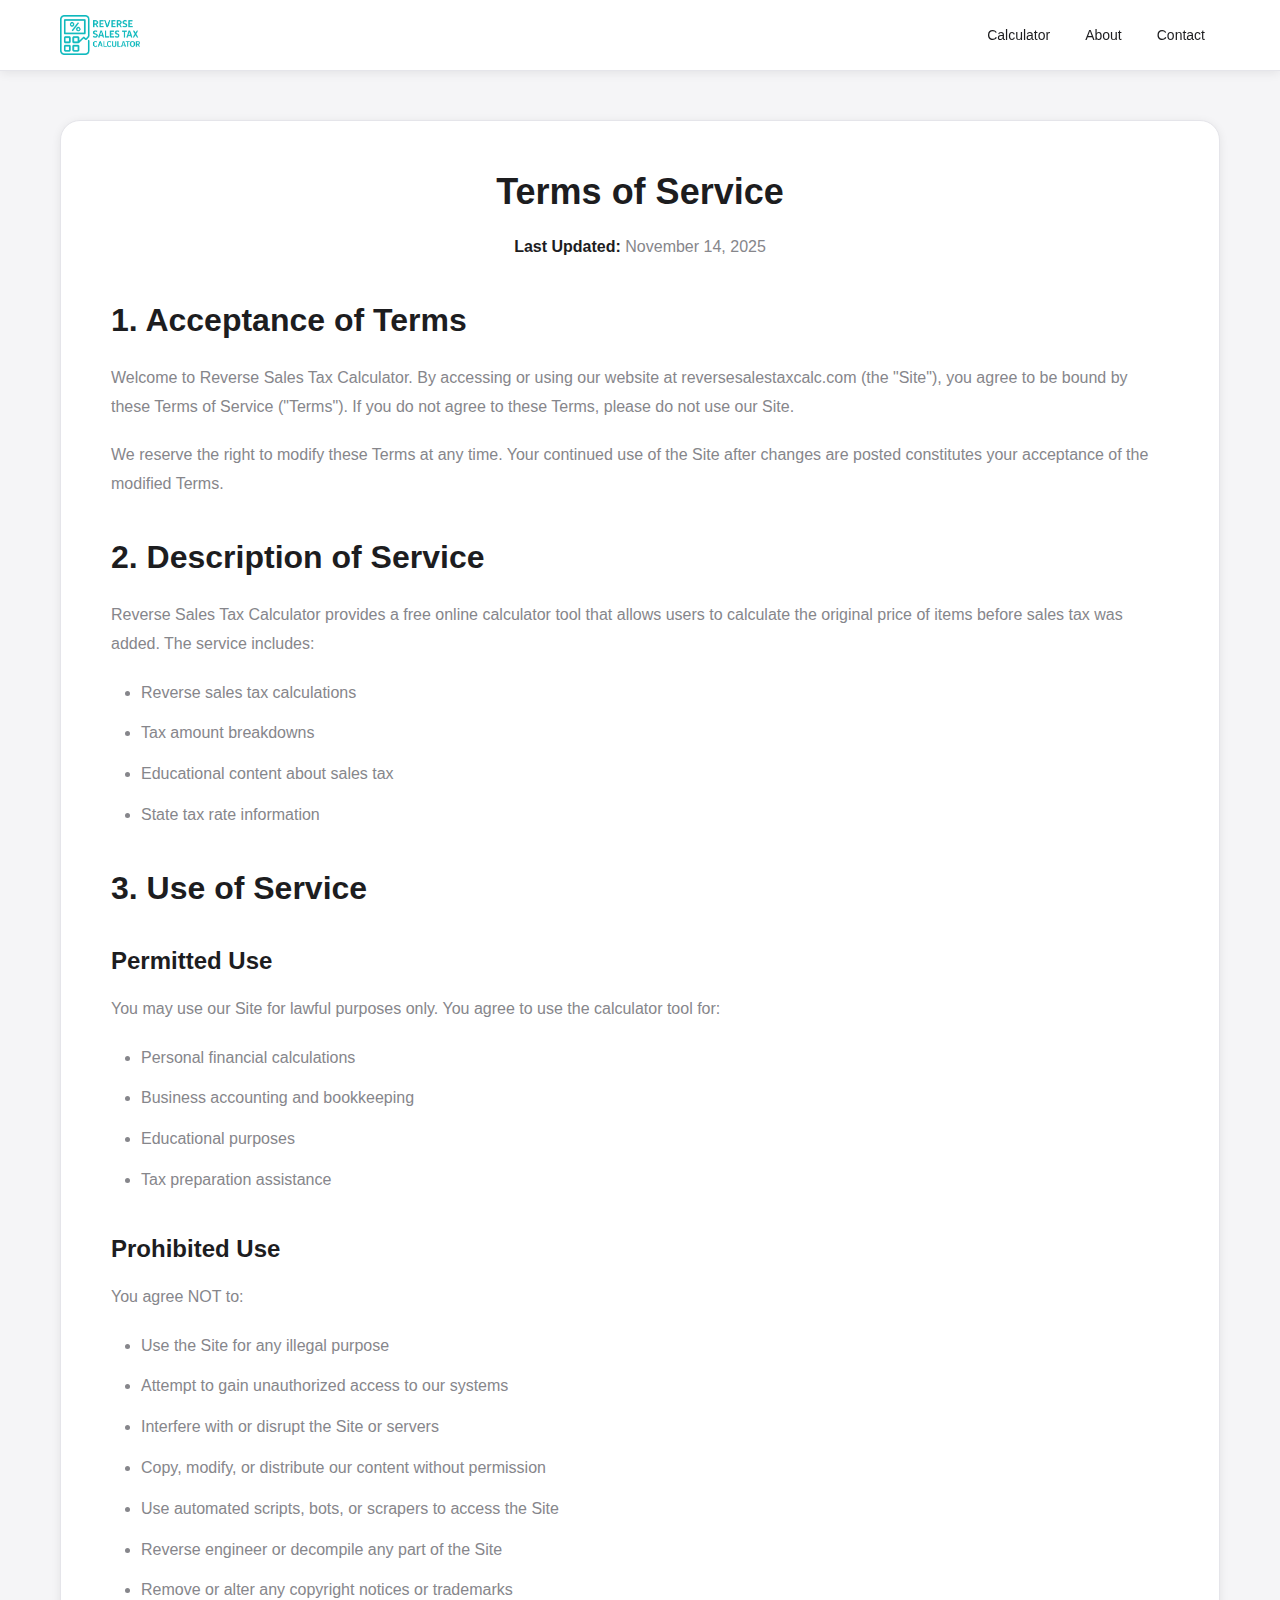
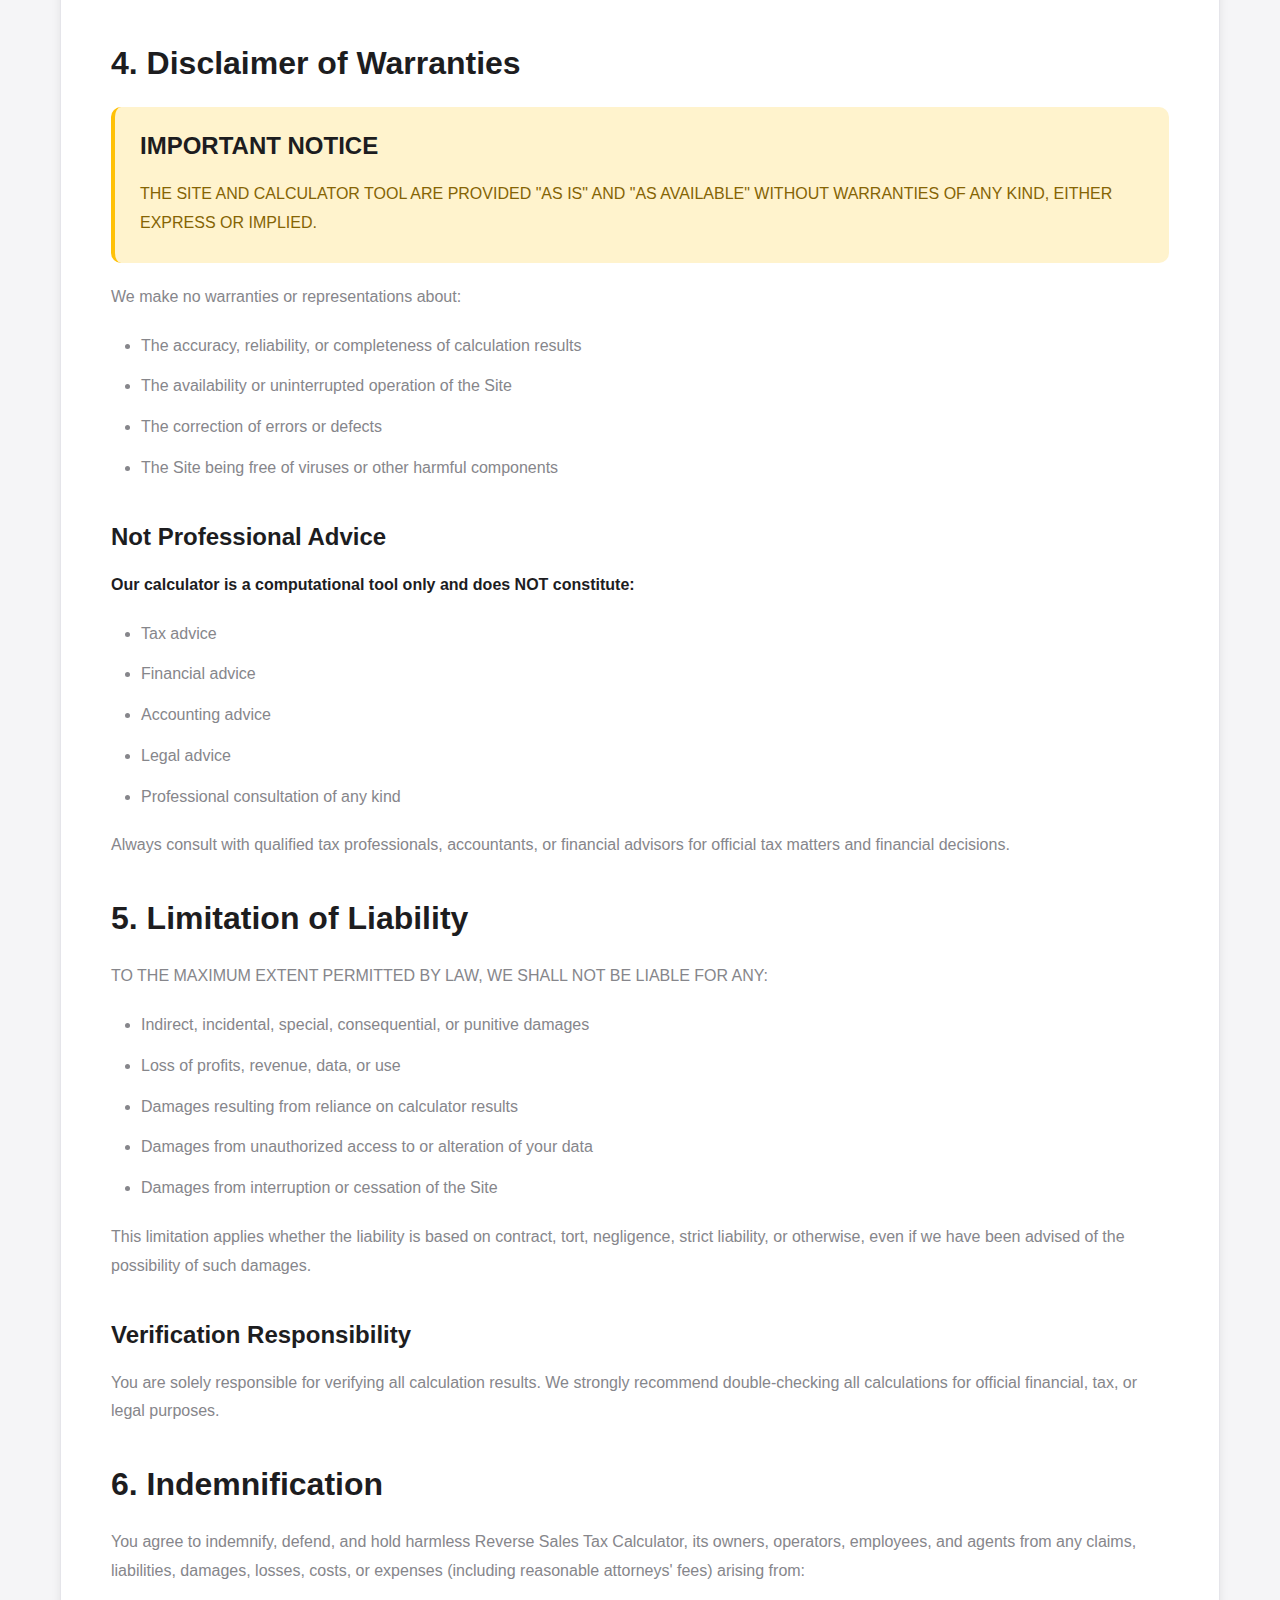
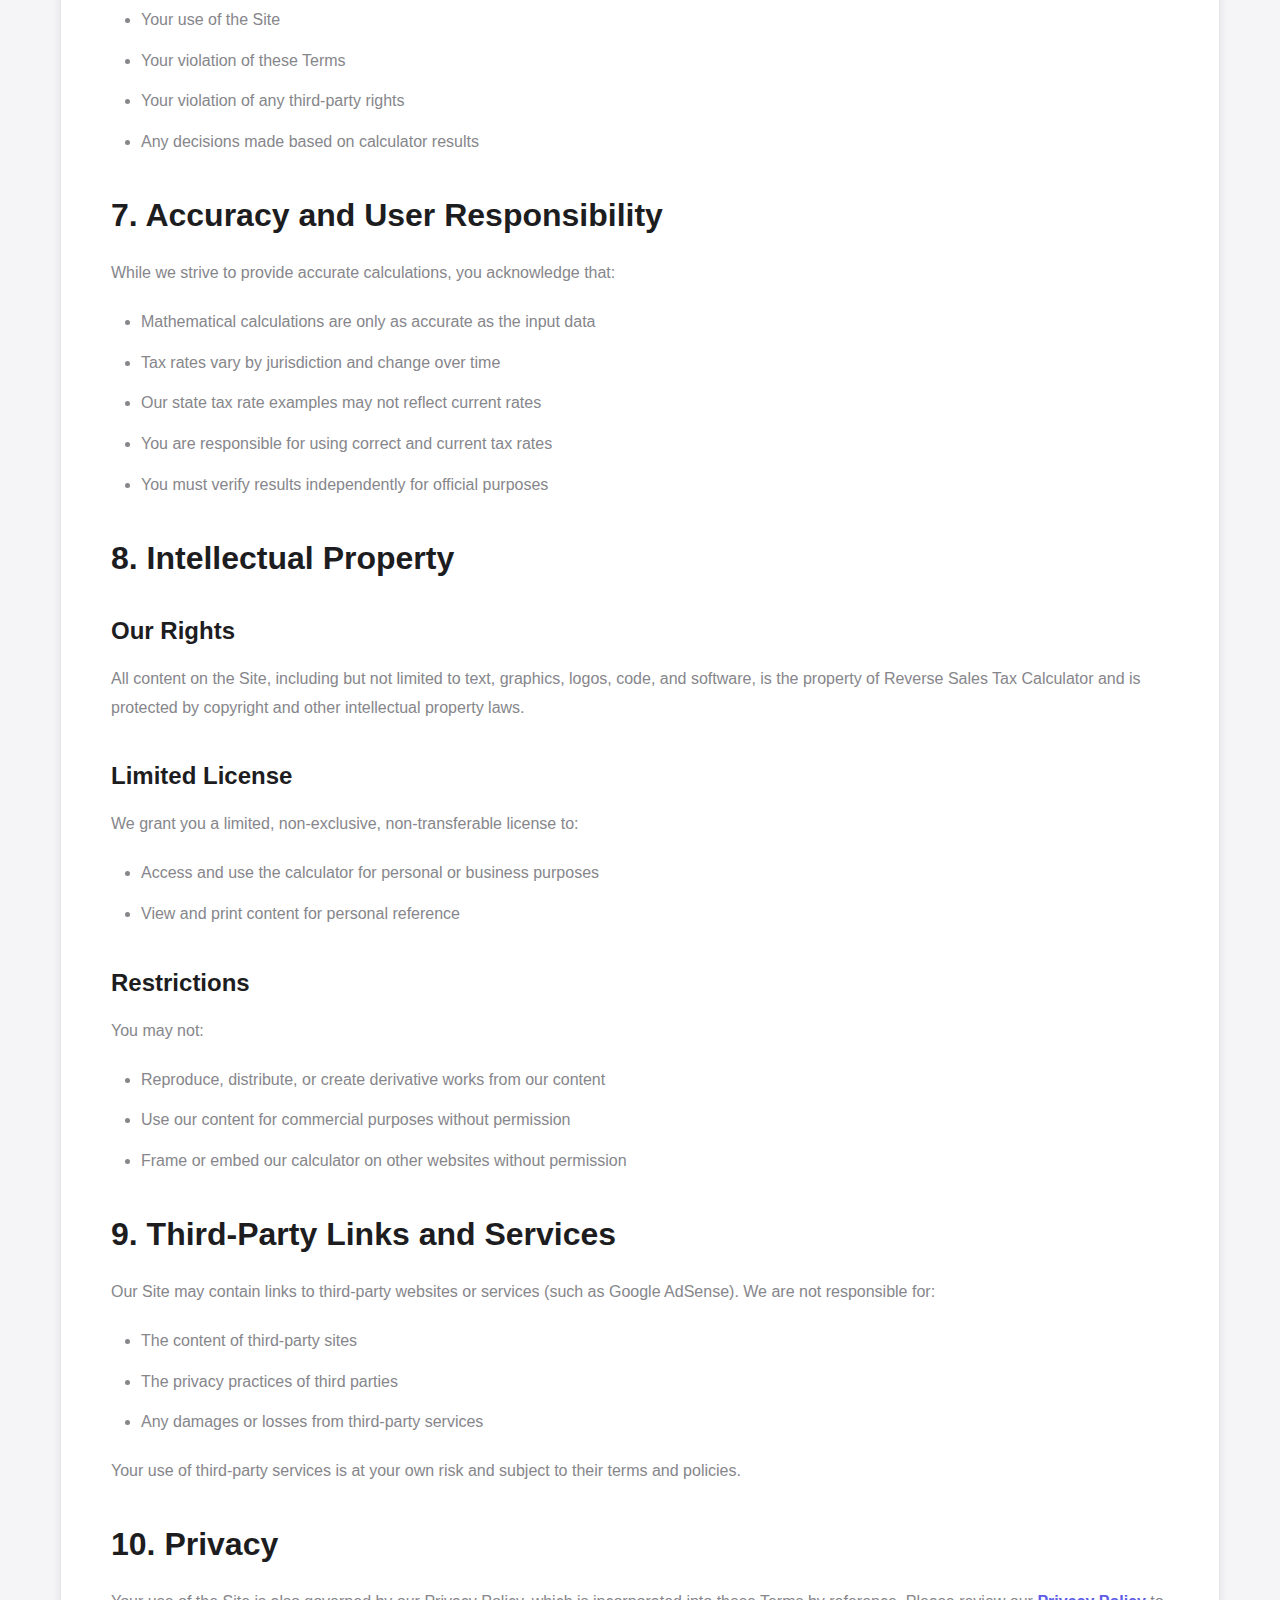
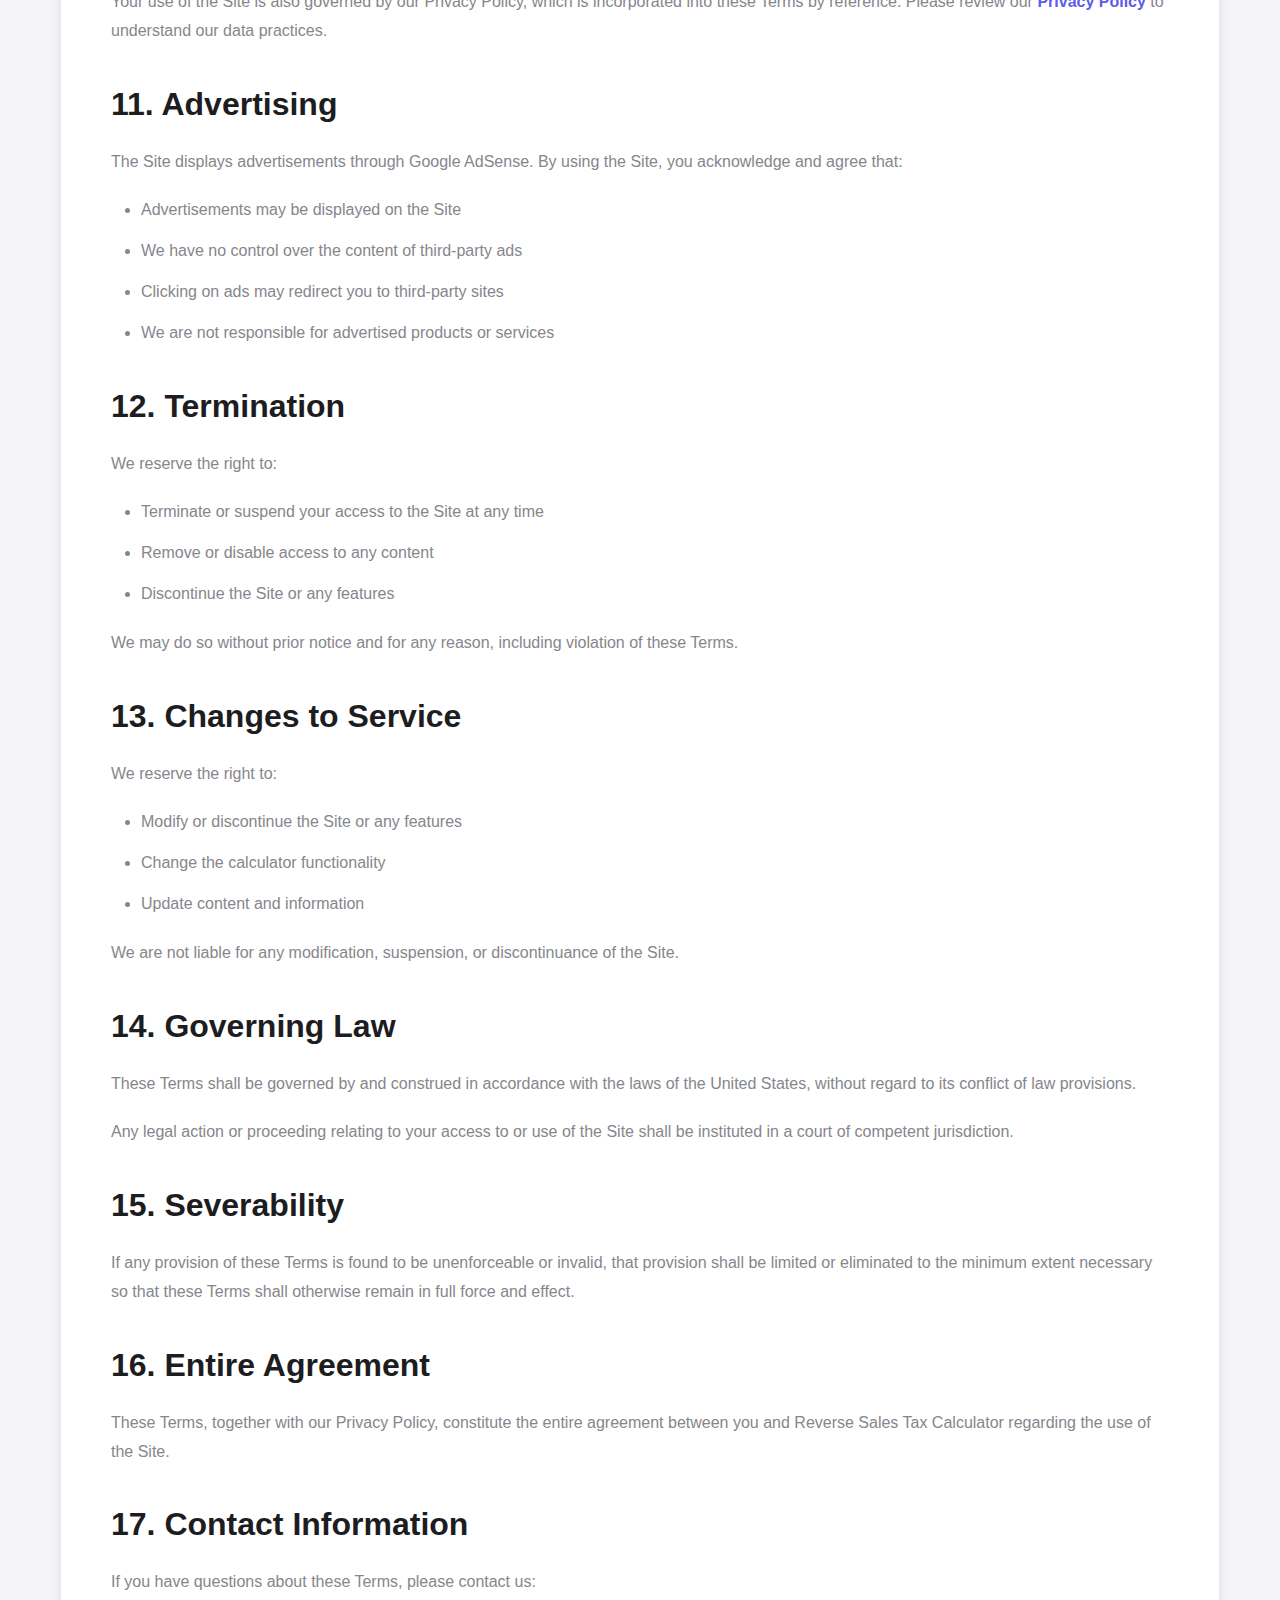
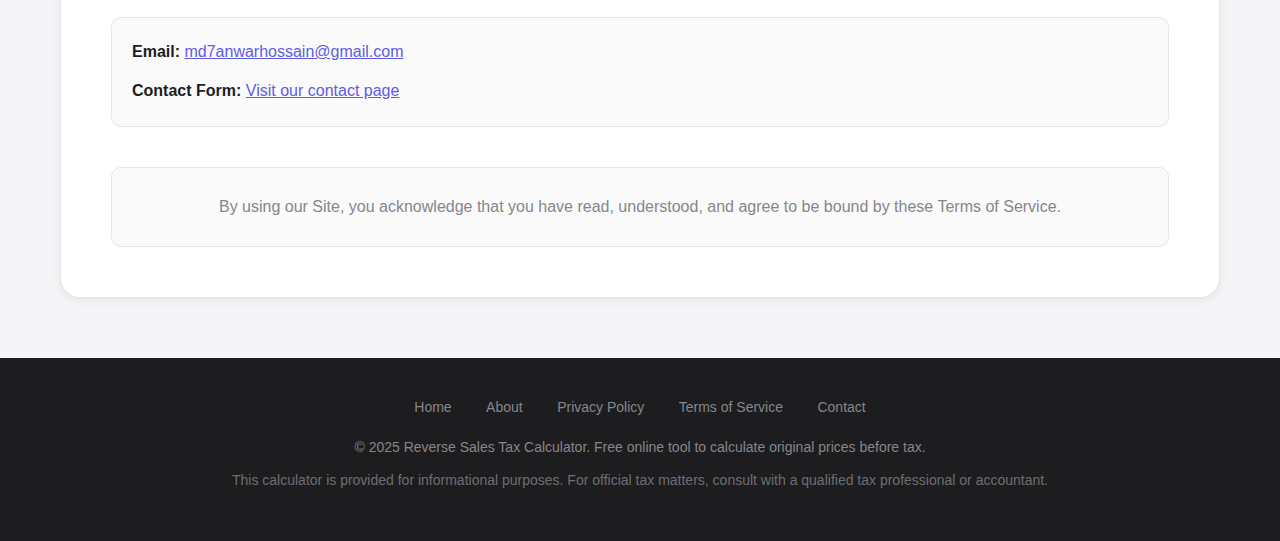
<file: terms.html>
<!DOCTYPE html>
<html lang="en">
<head>
    <meta charset="UTF-8">
    <meta name="viewport" content="width=device-width, initial-scale=1.0">

    <!-- Primary Meta Tags -->
    <title>Terms of Service - Reverse Sales Tax Calculator</title>
    <meta name="title" content="Terms of Service - Reverse Sales Tax Calculator">
    <meta name="description" content="Terms of Service for using the Reverse Sales Tax Calculator. Read our terms and conditions for using our free calculator tool.">
    <meta name="author" content="Reverse Sales Tax Calculator">
    <meta name="updated" content="2025-11-14">

    <!-- Canonical URL -->
    <link rel="canonical" href="https://reversesalestaxcalc.com/terms.html">

    <!-- Open Graph / Facebook -->
    <meta property="og:type" content="website">
    <meta property="og:url" content="https://reversesalestaxcalc.com/terms.html">
    <meta property="og:title" content="Terms of Service - Reverse Sales Tax Calculator">
    <meta property="og:description" content="Terms of Service for using the Reverse Sales Tax Calculator. Read our terms and conditions for using our free calculator tool.">
    <meta property="og:image" content="https://reversesalestaxcalc.com/sales-tax-reverse-calculator.png">
    <meta property="og:image:width" content="1200">
    <meta property="og:image:height" content="630">
    <meta property="og:image:alt" content="Reverse Sales Tax Calculator - Free Online Tool">

    <!-- Twitter -->
    <meta property="twitter:card" content="summary_large_image">
    <meta property="twitter:url" content="https://reversesalestaxcalc.com/terms.html">
    <meta property="twitter:title" content="Terms of Service - Reverse Sales Tax Calculator">
    <meta property="twitter:description" content="Terms of Service for using the Reverse Sales Tax Calculator. Read our terms and conditions for using our free calculator tool.">
    <meta property="twitter:image" content="https://reversesalestaxcalc.com/sales-tax-reverse-calculator.png">
    <meta property="twitter:image:alt" content="Reverse Sales Tax Calculator - Free Online Tool">

    <!-- Robots -->
    <meta name="robots" content="index, follow">
    <meta name="googlebot" content="index, follow">

    <!-- Theme Color -->
    <meta name="theme-color" content="#5e5ce6">

    <!-- Favicon -->
    <link rel="icon" type="image/png" href="https://reversesalestaxcalc.com/favicon.png">
    <link rel="shortcut icon" href="https://reversesalestaxcalc.com/favicon.png">

    <link rel="stylesheet" href="styles.css">

    <!-- Google tag (gtag.js) -->
    <script async src="https://www.googletagmanager.com/gtag/js?id=G-HJB8SJQ6E1"></script>
    <script>
      window.dataLayer = window.dataLayer || [];
      function gtag(){dataLayer.push(arguments);}
      gtag('js', new Date());

      gtag('config', 'G-HJB8SJQ6E1');
    </script>
</head>
<body>
    <!-- Skip to main content for accessibility -->
    <a href="#main-content" class="skip-to-main">Skip to main content</a>

    <!-- Header -->
    <header class="site-header">
        <div class="header-container">
            <a href="index.html" class="logo">
                <img src="Reverse-Sales-Tax-Calculator.png" alt="Reverse Sales Tax Calculator Logo">
            </a>
            <button class="menu-toggle" aria-label="Toggle menu" id="menu-toggle">
                <span></span>
                <span></span>
                <span></span>
            </button>
            <nav class="main-nav" id="main-nav">
                <a href="index.html">Calculator</a>
                <a href="about.html">About</a>
                <a href="contact.html">Contact</a>
            </nav>
        </div>
    </header>

    <main class="content-section" id="main-content">
        <div class="content-container">
            <article>
                <h1 style="text-align: center; color: #1d1d1f; font-size: 36px; margin-bottom: 20px;">Terms of Service</h1>
                <p style="text-align: center; color: #86868b; font-size: 16px; margin-bottom: 40px;"><strong>Last Updated:</strong> November 14, 2025</p>

                <section style="margin-bottom: 40px;">
                    <h2>1. Acceptance of Terms</h2>
                    <p>Welcome to Reverse Sales Tax Calculator. By accessing or using our website at reversesalestaxcalc.com (the "Site"), you agree to be bound by these Terms of Service ("Terms"). If you do not agree to these Terms, please do not use our Site.</p>
                    <p>We reserve the right to modify these Terms at any time. Your continued use of the Site after changes are posted constitutes your acceptance of the modified Terms.</p>
                </section>

                <section style="margin-bottom: 40px;">
                    <h2>2. Description of Service</h2>
                    <p>Reverse Sales Tax Calculator provides a free online calculator tool that allows users to calculate the original price of items before sales tax was added. The service includes:</p>
                    <ul>
                        <li>Reverse sales tax calculations</li>
                        <li>Tax amount breakdowns</li>
                        <li>Educational content about sales tax</li>
                        <li>State tax rate information</li>
                    </ul>
                </section>

                <section style="margin-bottom: 40px;">
                    <h2>3. Use of Service</h2>

                    <h3>Permitted Use</h3>
                    <p>You may use our Site for lawful purposes only. You agree to use the calculator tool for:</p>
                    <ul>
                        <li>Personal financial calculations</li>
                        <li>Business accounting and bookkeeping</li>
                        <li>Educational purposes</li>
                        <li>Tax preparation assistance</li>
                    </ul>

                    <h3>Prohibited Use</h3>
                    <p>You agree NOT to:</p>
                    <ul>
                        <li>Use the Site for any illegal purpose</li>
                        <li>Attempt to gain unauthorized access to our systems</li>
                        <li>Interfere with or disrupt the Site or servers</li>
                        <li>Copy, modify, or distribute our content without permission</li>
                        <li>Use automated scripts, bots, or scrapers to access the Site</li>
                        <li>Reverse engineer or decompile any part of the Site</li>
                        <li>Remove or alter any copyright notices or trademarks</li>
                    </ul>
                </section>

                <section style="margin-bottom: 40px;">
                    <h2>4. Disclaimer of Warranties</h2>

                    <div style="background: #fff3cd; padding: 25px; border-radius: 10px; border-left: 4px solid #ffc107; margin: 20px 0;">
                        <h3 style="margin-top: 0; color: #1d1d1f;">IMPORTANT NOTICE</h3>
                        <p style="color: #856404; margin-bottom: 0;">THE SITE AND CALCULATOR TOOL ARE PROVIDED "AS IS" AND "AS AVAILABLE" WITHOUT WARRANTIES OF ANY KIND, EITHER EXPRESS OR IMPLIED.</p>
                    </div>

                    <p>We make no warranties or representations about:</p>
                    <ul>
                        <li>The accuracy, reliability, or completeness of calculation results</li>
                        <li>The availability or uninterrupted operation of the Site</li>
                        <li>The correction of errors or defects</li>
                        <li>The Site being free of viruses or other harmful components</li>
                    </ul>

                    <h3>Not Professional Advice</h3>
                    <p><strong>Our calculator is a computational tool only and does NOT constitute:</strong></p>
                    <ul>
                        <li>Tax advice</li>
                        <li>Financial advice</li>
                        <li>Accounting advice</li>
                        <li>Legal advice</li>
                        <li>Professional consultation of any kind</li>
                    </ul>
                    <p>Always consult with qualified tax professionals, accountants, or financial advisors for official tax matters and financial decisions.</p>
                </section>

                <section style="margin-bottom: 40px;">
                    <h2>5. Limitation of Liability</h2>
                    <p>TO THE MAXIMUM EXTENT PERMITTED BY LAW, WE SHALL NOT BE LIABLE FOR ANY:</p>
                    <ul>
                        <li>Indirect, incidental, special, consequential, or punitive damages</li>
                        <li>Loss of profits, revenue, data, or use</li>
                        <li>Damages resulting from reliance on calculator results</li>
                        <li>Damages from unauthorized access to or alteration of your data</li>
                        <li>Damages from interruption or cessation of the Site</li>
                    </ul>
                    <p>This limitation applies whether the liability is based on contract, tort, negligence, strict liability, or otherwise, even if we have been advised of the possibility of such damages.</p>

                    <h3>Verification Responsibility</h3>
                    <p>You are solely responsible for verifying all calculation results. We strongly recommend double-checking all calculations for official financial, tax, or legal purposes.</p>
                </section>

                <section style="margin-bottom: 40px;">
                    <h2>6. Indemnification</h2>
                    <p>You agree to indemnify, defend, and hold harmless Reverse Sales Tax Calculator, its owners, operators, employees, and agents from any claims, liabilities, damages, losses, costs, or expenses (including reasonable attorneys' fees) arising from:</p>
                    <ul>
                        <li>Your use of the Site</li>
                        <li>Your violation of these Terms</li>
                        <li>Your violation of any third-party rights</li>
                        <li>Any decisions made based on calculator results</li>
                    </ul>
                </section>

                <section style="margin-bottom: 40px;">
                    <h2>7. Accuracy and User Responsibility</h2>
                    <p>While we strive to provide accurate calculations, you acknowledge that:</p>
                    <ul>
                        <li>Mathematical calculations are only as accurate as the input data</li>
                        <li>Tax rates vary by jurisdiction and change over time</li>
                        <li>Our state tax rate examples may not reflect current rates</li>
                        <li>You are responsible for using correct and current tax rates</li>
                        <li>You must verify results independently for official purposes</li>
                    </ul>
                </section>

                <section style="margin-bottom: 40px;">
                    <h2>8. Intellectual Property</h2>

                    <h3>Our Rights</h3>
                    <p>All content on the Site, including but not limited to text, graphics, logos, code, and software, is the property of Reverse Sales Tax Calculator and is protected by copyright and other intellectual property laws.</p>

                    <h3>Limited License</h3>
                    <p>We grant you a limited, non-exclusive, non-transferable license to:</p>
                    <ul>
                        <li>Access and use the calculator for personal or business purposes</li>
                        <li>View and print content for personal reference</li>
                    </ul>

                    <h3>Restrictions</h3>
                    <p>You may not:</p>
                    <ul>
                        <li>Reproduce, distribute, or create derivative works from our content</li>
                        <li>Use our content for commercial purposes without permission</li>
                        <li>Frame or embed our calculator on other websites without permission</li>
                    </ul>
                </section>

                <section style="margin-bottom: 40px;">
                    <h2>9. Third-Party Links and Services</h2>
                    <p>Our Site may contain links to third-party websites or services (such as Google AdSense). We are not responsible for:</p>
                    <ul>
                        <li>The content of third-party sites</li>
                        <li>The privacy practices of third parties</li>
                        <li>Any damages or losses from third-party services</li>
                    </ul>
                    <p>Your use of third-party services is at your own risk and subject to their terms and policies.</p>
                </section>

                <section style="margin-bottom: 40px;">
                    <h2>10. Privacy</h2>
                    <p>Your use of the Site is also governed by our Privacy Policy, which is incorporated into these Terms by reference. Please review our <a href="privacy.html" style="color: #5e5ce6; text-decoration: none; font-weight: 600;">Privacy Policy</a> to understand our data practices.</p>
                </section>

                <section style="margin-bottom: 40px;">
                    <h2>11. Advertising</h2>
                    <p>The Site displays advertisements through Google AdSense. By using the Site, you acknowledge and agree that:</p>
                    <ul>
                        <li>Advertisements may be displayed on the Site</li>
                        <li>We have no control over the content of third-party ads</li>
                        <li>Clicking on ads may redirect you to third-party sites</li>
                        <li>We are not responsible for advertised products or services</li>
                    </ul>
                </section>

                <section style="margin-bottom: 40px;">
                    <h2>12. Termination</h2>
                    <p>We reserve the right to:</p>
                    <ul>
                        <li>Terminate or suspend your access to the Site at any time</li>
                        <li>Remove or disable access to any content</li>
                        <li>Discontinue the Site or any features</li>
                    </ul>
                    <p>We may do so without prior notice and for any reason, including violation of these Terms.</p>
                </section>

                <section style="margin-bottom: 40px;">
                    <h2>13. Changes to Service</h2>
                    <p>We reserve the right to:</p>
                    <ul>
                        <li>Modify or discontinue the Site or any features</li>
                        <li>Change the calculator functionality</li>
                        <li>Update content and information</li>
                    </ul>
                    <p>We are not liable for any modification, suspension, or discontinuance of the Site.</p>
                </section>

                <section style="margin-bottom: 40px;">
                    <h2>14. Governing Law</h2>
                    <p>These Terms shall be governed by and construed in accordance with the laws of the United States, without regard to its conflict of law provisions.</p>
                    <p>Any legal action or proceeding relating to your access to or use of the Site shall be instituted in a court of competent jurisdiction.</p>
                </section>

                <section style="margin-bottom: 40px;">
                    <h2>15. Severability</h2>
                    <p>If any provision of these Terms is found to be unenforceable or invalid, that provision shall be limited or eliminated to the minimum extent necessary so that these Terms shall otherwise remain in full force and effect.</p>
                </section>

                <section style="margin-bottom: 40px;">
                    <h2>16. Entire Agreement</h2>
                    <p>These Terms, together with our Privacy Policy, constitute the entire agreement between you and Reverse Sales Tax Calculator regarding the use of the Site.</p>
                </section>

                <section style="margin-bottom: 40px;">
                    <h2>17. Contact Information</h2>
                    <p>If you have questions about these Terms, please contact us:</p>
                    <div style="background: #fafafa; padding: 20px; border-radius: 10px; margin-top: 20px; border: 1px solid #e5e5ea;">
                        <p style="margin: 0;"><strong>Email:</strong> <a href="mailto:md7anwarhossain@gmail.com" style="color: #5e5ce6;">md7anwarhossain@gmail.com</a></p>
                        <p style="margin: 10px 0 0 0;"><strong>Contact Form:</strong> <a href="contact.html" style="color: #5e5ce6;">Visit our contact page</a></p>
                    </div>
                </section>

                <section style="background: #fafafa; padding: 25px; border-radius: 10px; text-align: center; border: 1px solid #e5e5ea;">
                    <p style="color: #86868b; margin: 0;">By using our Site, you acknowledge that you have read, understood, and agree to be bound by these Terms of Service.</p>
                </section>
            </article>
        </div>
    </main>

    <footer class="site-footer">
        <div class="footer-content">
            <nav style="margin-bottom: 20px;">
                <a href="index.html" style="color: #86868b; text-decoration: none; margin: 0 15px; font-size: 14px;">Home</a>
                <a href="about.html" style="color: #86868b; text-decoration: none; margin: 0 15px; font-size: 14px;">About</a>
                <a href="privacy.html" style="color: #86868b; text-decoration: none; margin: 0 15px; font-size: 14px;">Privacy Policy</a>
                <a href="terms.html" style="color: #86868b; text-decoration: none; margin: 0 15px; font-size: 14px;">Terms of Service</a>
                <a href="contact.html" style="color: #86868b; text-decoration: none; margin: 0 15px; font-size: 14px;">Contact</a>
            </nav>
            <p>&copy; 2025 Reverse Sales Tax Calculator. Free online tool to calculate original prices before tax.</p>
            <p class="footer-note">This calculator is provided for informational purposes. For official tax matters, consult with a qualified tax professional or accountant.</p>
        </div>
    </footer>

    <!-- Mobile Menu Toggle Script -->
    <script>
        const menuToggle = document.getElementById('menu-toggle');
        const mainNav = document.getElementById('main-nav');

        if (menuToggle) {
            menuToggle.addEventListener('click', function() {
                this.classList.toggle('active');
                mainNav.classList.toggle('active');
            });

            const navLinks = mainNav.querySelectorAll('a');
            navLinks.forEach(link => {
                link.addEventListener('click', () => {
                    menuToggle.classList.remove('active');
                    mainNav.classList.remove('active');
                });
            });

            document.addEventListener('click', (e) => {
                if (!menuToggle.contains(e.target) && !mainNav.contains(e.target)) {
                    menuToggle.classList.remove('active');
                    mainNav.classList.remove('active');
                }
            });
        }
    </script>
</body>
</html>
</file>
<file: styles.css>
* {
    margin: 0;
    padding: 0;
    box-sizing: border-box;
}

body {
    font-family: -apple-system, BlinkMacSystemFont, 'Segoe UI', Roboto, 'Helvetica Neue', Arial, sans-serif;
    background: #f5f5f7;
    min-height: 100vh;
    padding-top: 80px;
}

/* Header Styles */
.site-header {
    position: fixed;
    top: 0;
    left: 0;
    right: 0;
    background: white;
    box-shadow: 0 2px 10px rgba(0, 0, 0, 0.08);
    z-index: 1000;
    border-bottom: 1px solid #e5e5ea;
}

.header-container {
    max-width: 1200px;
    margin: 0 auto;
    padding: 15px 20px;
    display: flex;
    justify-content: space-between;
    align-items: center;
}

.logo {
    display: flex;
    align-items: center;
    text-decoration: none;
}

.logo img {
    height: 40px;
    width: auto;
    transition: transform 0.3s ease;
}

.logo:hover img {
    transform: scale(1.05);
}

.main-nav {
    display: flex;
    align-items: center;
    gap: 5px;
}

.main-nav a {
    color: #1d1d1f;
    text-decoration: none;
    padding: 10px 15px;
    border-radius: 8px;
    font-size: 14px;
    font-weight: 500;
    transition: all 0.3s ease;
}

.main-nav a:hover {
    background: #f5f5f7;
    color: #5e5ce6;
}

.main-nav a.active {
    background: #5e5ce6;
    color: white;
}

/* Mobile Menu Toggle */
.menu-toggle {
    display: none;
    background: none;
    border: none;
    cursor: pointer;
    padding: 8px;
    flex-direction: column;
    gap: 5px;
}

.menu-toggle span {
    display: block;
    width: 25px;
    height: 3px;
    background: #1d1d1f;
    border-radius: 3px;
    transition: all 0.3s ease;
}

.menu-toggle.active span:nth-child(1) {
    transform: rotate(45deg) translate(6px, 6px);
}

.menu-toggle.active span:nth-child(2) {
    opacity: 0;
}

.menu-toggle.active span:nth-child(3) {
    transform: rotate(-45deg) translate(6px, -6px);
}

/* Mobile Responsive Header */
@media (max-width: 768px) {
    body {
        padding-top: 0 !important;
    }

    .site-header {
        position: relative;
    }

    .header-container {
        padding: 12px 20px;
    }

    .logo img {
        height: 35px;
    }

    .menu-toggle {
        display: flex;
    }

    .main-nav {
        position: absolute;
        top: 100%;
        left: 0;
        right: 0;
        background: white;
        flex-direction: column;
        gap: 0;
        padding: 0;
        max-height: 0;
        overflow: hidden;
        transition: max-height 0.3s ease;
        box-shadow: 0 5px 10px rgba(0, 0, 0, 0.1);
    }

    .main-nav.active {
        max-height: 400px;
        border-bottom: 1px solid #e5e5ea;
    }

    .main-nav a {
        width: 100%;
        padding: 15px 20px;
        border-radius: 0;
        border-bottom: 1px solid #f5f5f7;
        text-align: left;
    }

    .main-nav a:last-child {
        border-bottom: none;
    }
}

.container {
    max-width: 800px;
    width: 100%;
    display: grid;
    grid-template-columns: 1fr;
    gap: 30px;
    margin: 40px auto;
    padding: 0 20px;
}

.calculator-card,
.info-card {
    background: white;
    border-radius: 20px;
    padding: 30px;
    box-shadow: 0 2px 10px rgba(0, 0, 0, 0.08);
    border: 1px solid #e5e5ea;
}

.calculator-card {
    animation: slideInLeft 0.5s ease-out;
}

.info-card {
    animation: slideInRight 0.5s ease-out;
}

@keyframes slideInLeft {
    from {
        opacity: 0;
        transform: translateX(-30px);
    }
    to {
        opacity: 1;
        transform: translateX(0);
    }
}

@keyframes slideInRight {
    from {
        opacity: 0;
        transform: translateX(30px);
    }
    to {
        opacity: 1;
        transform: translateX(0);
    }
}

h1 {
    color: #1d1d1f;
    font-size: 28px;
    margin-bottom: 10px;
    text-align: center;
    font-weight: 700;
}

.subtitle {
    color: #86868b;
    text-align: center;
    margin-bottom: 30px;
    font-size: 14px;
}

.input-group {
    margin-bottom: 25px;
}

.input-group label {
    display: block;
    color: #1d1d1f;
    font-weight: 600;
    margin-bottom: 8px;
    font-size: 14px;
}

.input-wrapper {
    position: relative;
    display: flex;
    align-items: center;
}

.input-wrapper input {
    width: 100%;
    padding: 15px 45px;
    border: 1px solid #d2d2d7;
    border-radius: 10px;
    font-size: 18px;
    transition: all 0.3s ease;
    outline: none;
    background: #fafafa;
}

.input-wrapper input:focus {
    border-color: #5e5ce6;
    box-shadow: 0 0 0 3px rgba(94, 92, 230, 0.1);
    background: white;
}

.currency-symbol,
.percent-symbol {
    position: absolute;
    color: #86868b;
    font-size: 18px;
    font-weight: 600;
}

.currency-symbol {
    left: 18px;
}

.percent-symbol {
    right: 18px;
}

.calculate-btn,
.reset-btn {
    width: 100%;
    padding: 16px;
    border: none;
    border-radius: 10px;
    font-size: 16px;
    font-weight: 600;
    cursor: pointer;
    transition: all 0.3s ease;
    margin-top: 10px;
}

.calculate-btn {
    background: #30d5c8;
    color: white;
}

.calculate-btn:hover {
    transform: translateY(-2px);
    box-shadow: 0 10px 25px rgba(48, 213, 200, 0.3);
    background: #2bc4b8;
}

.calculate-btn:active {
    transform: translateY(0);
}

.reset-btn {
    background: #f5f5f7;
    color: #86868b;
    margin-top: 15px;
    border: 1px solid #d2d2d7;
}

.reset-btn:hover {
    background: #e8e8ed;
}

.results {
    margin-top: 20px;
    animation: fadeIn 0.5s ease-out;
}

@keyframes fadeIn {
    from {
        opacity: 0;
        transform: translateY(10px);
    }
    to {
        opacity: 1;
        transform: translateY(0);
    }
}

.result-card {
    background: #fafafa;
    padding: 20px;
    border-radius: 10px;
    margin-bottom: 15px;
    transition: all 0.3s ease;
    border: 1px solid #e5e5ea;
}

.result-card:hover {
    transform: translateX(5px);
    box-shadow: 0 5px 15px rgba(0, 0, 0, 0.08);
}

.result-card.highlight {
    background: #5e5ce6;
    border: 1px solid #5e5ce6;
}

.result-card.highlight .result-label,
.result-card.highlight .result-value {
    color: white;
}

.result-label {
    color: #86868b;
    font-size: 14px;
    margin-bottom: 8px;
    font-weight: 500;
}

.result-value {
    color: #1d1d1f;
    font-size: 32px;
    font-weight: 700;
}

.breakdown {
    background: #f5f5f7;
    padding: 20px;
    border-radius: 10px;
    margin-top: 20px;
    border-left: 4px solid #5e5ce6;
    border: 1px solid #e5e5ea;
}

.breakdown h3 {
    color: #1d1d1f;
    font-size: 18px;
    margin-bottom: 15px;
}

.breakdown-item {
    display: flex;
    justify-content: space-between;
    padding: 10px 0;
    color: #86868b;
    font-size: 15px;
}

.breakdown-item.total {
    color: #1d1d1f;
    font-weight: 700;
    font-size: 18px;
}

.breakdown-divider {
    border-top: 2px solid #d2d2d7;
    margin: 10px 0;
}

.info-card h2 {
    color: #1d1d1f;
    font-size: 24px;
    margin-bottom: 20px;
}

.info-card h3 {
    color: #1d1d1f;
    font-size: 18px;
    margin-top: 25px;
    margin-bottom: 15px;
}

.info-card ol,
.info-card ul {
    padding-left: 25px;
    color: #86868b;
    line-height: 1.8;
}

.info-card li {
    margin-bottom: 10px;
}

.formula-section {
    background: #fafafa;
    padding: 20px;
    border-radius: 10px;
    margin-top: 20px;
    border: 1px solid #e5e5ea;
}

.formula {
    background: white;
    padding: 15px;
    border-radius: 8px;
    font-family: 'Courier New', monospace;
    color: #5e5ce6;
    font-weight: 600;
    margin: 10px 0;
    border-left: 4px solid #5e5ce6;
    border: 1px solid #e5e5ea;
}

.example-section {
    background: #f0f9ff;
    padding: 20px;
    border-radius: 10px;
    margin-top: 20px;
    border-left: 4px solid #30d5c8;
    border: 1px solid #e5e5ea;
}

.example-section p {
    color: #86868b;
    line-height: 1.8;
    margin-bottom: 10px;
}

@media (max-width: 968px) {
    .container {
        grid-template-columns: 1fr;
        margin: 20px auto;
    }

    body {
        padding: 10px 0;
    }

    .calculator-card,
    .info-card {
        padding: 25px;
    }
}

/* Error state */
input.error {
    border-color: #f44336 !important;
    animation: shake 0.5s;
}

@keyframes shake {
    0%, 100% { transform: translateX(0); }
    25% { transform: translateX(-10px); }
    75% { transform: translateX(10px); }
}

/* Loading animation */
.calculate-btn.loading {
    pointer-events: none;
    opacity: 0.7;
}

.calculate-btn.loading::after {
    content: '';
    position: absolute;
    width: 20px;
    height: 20px;
    top: 50%;
    left: 50%;
    margin-left: -10px;
    margin-top: -10px;
    border: 3px solid transparent;
    border-top-color: white;
    border-radius: 50%;
    animation: spin 0.8s linear infinite;
}

@keyframes spin {
    to { transform: rotate(360deg); }
}

/* Accessibility - Skip to main content */
.skip-to-main {
    position: absolute;
    top: -40px;
    left: 0;
    background: #5e5ce6;
    color: white;
    padding: 8px 16px;
    text-decoration: none;
    border-radius: 0 0 4px 0;
    z-index: 100;
}

.skip-to-main:focus {
    top: 0;
}

/* Screen reader only text */
.sr-only {
    position: absolute;
    width: 1px;
    height: 1px;
    padding: 0;
    margin: -1px;
    overflow: hidden;
    clip: rect(0, 0, 0, 0);
    white-space: nowrap;
    border-width: 0;
}

/* Formula explanation */
.formula-explanation {
    margin-top: 15px;
    color: #86868b;
    font-size: 14px;
    font-family: -apple-system, BlinkMacSystemFont, 'Segoe UI', Roboto, 'Helvetica Neue', Arial, sans-serif;
    line-height: 1.6;
}

.example-note {
    margin-top: 15px;
    color: #1d1d1f;
    font-weight: 500;
    font-size: 14px;
}

/* FAQ Section */
/* Tax Tables Section */
.tax-rates-section {
    max-width: 1200px;
    margin: 60px auto 40px;
    padding: 0 20px;
}

.tax-rates-section .content-container {
    background: white;
    border-radius: 20px;
    padding: 50px;
    box-shadow: 0 2px 10px rgba(0, 0, 0, 0.08);
    border: 1px solid #e5e5ea;
}

.tax-rates-section h2 {
    color: #1d1d1f;
    font-size: 32px;
    margin-bottom: 20px;
    font-weight: 700;
}

.tax-rates-section h3 {
    color: #1d1d1f;
    font-size: 24px;
    margin-top: 40px;
    margin-bottom: 15px;
    font-weight: 600;
}

.table-responsive {
    overflow-x: auto;
    margin: 20px 0;
}

.tax-table {
    width: 100%;
    border-collapse: collapse;
    margin: 20px 0;
    background: white;
    border-radius: 10px;
    overflow: hidden;
    box-shadow: 0 1px 3px rgba(0, 0, 0, 0.05);
}

.tax-table thead {
    background: #5e5ce6;
    color: white;
}

.tax-table thead th {
    padding: 15px;
    text-align: left;
    font-weight: 600;
    font-size: 14px;
    text-transform: uppercase;
    letter-spacing: 0.5px;
}

.tax-table tbody tr {
    border-bottom: 1px solid #e5e5ea;
    transition: background-color 0.2s ease;
}

.tax-table tbody tr:hover {
    background-color: #f5f5f7;
}

.tax-table tbody tr:last-child {
    border-bottom: none;
}

.tax-table tbody td {
    padding: 15px;
    color: #1d1d1f;
    font-size: 15px;
}

.tax-table tbody td:first-child {
    font-weight: 600;
}

.table-note {
    font-size: 14px;
    color: #86868b;
    font-style: italic;
    margin-top: 10px;
}

/* Understanding Section */
.understanding-section {
    max-width: 1200px;
    margin: 60px auto 40px;
    padding: 0 20px;
}

.understanding-section .content-container {
    background: white;
    border-radius: 20px;
    padding: 50px;
    box-shadow: 0 2px 10px rgba(0, 0, 0, 0.08);
    border: 1px solid #e5e5ea;
}

.understanding-section h2 {
    color: #1d1d1f;
    font-size: 32px;
    margin-bottom: 20px;
    font-weight: 700;
}

.understanding-section h3 {
    color: #1d1d1f;
    font-size: 22px;
    margin-top: 30px;
    margin-bottom: 15px;
    font-weight: 600;
}

.understanding-section p {
    color: #86868b;
    line-height: 1.8;
    margin-bottom: 15px;
}

.understanding-section ul {
    padding-left: 25px;
    color: #86868b;
    line-height: 1.8;
    margin-bottom: 20px;
}

.understanding-section li {
    margin-bottom: 10px;
}

/* References Section */
.references-section {
    max-width: 1200px;
    margin: 60px auto 40px;
    padding: 0 20px;
}

.references-section .content-container {
    background: white;
    border-radius: 20px;
    padding: 50px;
    box-shadow: 0 2px 10px rgba(0, 0, 0, 0.08);
    border: 1px solid #e5e5ea;
}

.references-section h2 {
    color: #1d1d1f;
    font-size: 32px;
    margin-bottom: 20px;
    font-weight: 700;
}

.references-section h3 {
    color: #1d1d1f;
    font-size: 22px;
    margin-top: 30px;
    margin-bottom: 15px;
    font-weight: 600;
}

.references-section p {
    color: #86868b;
    line-height: 1.8;
    margin-bottom: 20px;
}

.references-list {
    list-style: none;
    padding-left: 0;
    margin-bottom: 20px;
}

.references-list li {
    color: #86868b;
    line-height: 1.8;
    margin-bottom: 15px;
    padding-left: 25px;
    position: relative;
}

.references-list li::before {
    content: "→";
    position: absolute;
    left: 0;
    color: #5e5ce6;
    font-weight: bold;
}

.references-list a {
    color: #5e5ce6;
    text-decoration: none;
    transition: color 0.2s ease;
}

.references-list a:hover {
    color: #4a4ac4;
    text-decoration: underline;
}

.faq-section {
    max-width: 1200px;
    margin: 60px auto 40px;
    padding: 0 20px;
}

.faq-container {
    background: white;
    border-radius: 20px;
    padding: 50px;
    box-shadow: 0 2px 10px rgba(0, 0, 0, 0.08);
    border: 1px solid #e5e5ea;
}

.faq-container h2 {
    color: #1d1d1f;
    font-size: 32px;
    margin-bottom: 40px;
    text-align: center;
    font-weight: 700;
}

.faq-item {
    margin-bottom: 30px;
    padding-bottom: 30px;
    border-bottom: 1px solid #e5e5ea;
}

.faq-item:last-child {
    border-bottom: none;
    margin-bottom: 0;
    padding-bottom: 0;
}

.faq-question {
    color: #1d1d1f;
    font-size: 20px;
    font-weight: 600;
    margin-bottom: 15px;
    line-height: 1.4;
}

.faq-answer {
    color: #86868b;
    font-size: 16px;
    line-height: 1.8;
    margin: 0;
}

/* Content Section */
.content-section {
    max-width: 1200px;
    margin: 40px auto 60px;
    padding: 0 20px;
}

.content-container {
    background: white;
    border-radius: 20px;
    padding: 50px;
    box-shadow: 0 2px 10px rgba(0, 0, 0, 0.08);
    border: 1px solid #e5e5ea;
}

.content-container h2 {
    color: #1d1d1f;
    font-size: 32px;
    margin-bottom: 25px;
    font-weight: 700;
}

.content-container h3 {
    color: #1d1d1f;
    font-size: 24px;
    margin-top: 40px;
    margin-bottom: 20px;
    font-weight: 600;
}

.content-container p {
    color: #86868b;
    font-size: 16px;
    line-height: 1.8;
    margin-bottom: 20px;
}

.content-container ul {
    color: #86868b;
    font-size: 16px;
    line-height: 1.8;
    margin-bottom: 20px;
    padding-left: 30px;
}

.content-container li {
    margin-bottom: 12px;
}

.content-container strong {
    color: #1d1d1f;
    font-weight: 600;
}

.features-list {
    background: #fafafa;
    padding: 25px 25px 25px 55px;
    border-radius: 10px;
    border-left: 4px solid #5e5ce6;
    margin: 25px 0;
}

.features-list li {
    margin-bottom: 15px;
}

/* Footer */
.site-footer {
    background: #1d1d1f;
    color: #86868b;
    padding: 40px 20px;
    text-align: center;
    margin-top: 60px;
}

.footer-content {
    max-width: 1200px;
    margin: 0 auto;
}

.footer-content p {
    margin-bottom: 10px;
    font-size: 14px;
    line-height: 1.6;
}

.footer-note {
    color: #6e6e73;
    font-size: 12px;
}

/* Responsive adjustments for new sections */
@media (max-width: 968px) {
    .faq-container,
    .content-container {
        padding: 30px 25px;
    }

    .faq-container h2,
    .content-container h2 {
        font-size: 26px;
    }

    .faq-question {
        font-size: 18px;
    }

    .content-container h3 {
        font-size: 20px;
    }

    .faq-section,
    .content-section,
    .tax-rates-section,
    .understanding-section,
    .references-section {
        margin: 40px auto 30px;
    }

    .tax-rates-section .content-container,
    .understanding-section .content-container,
    .references-section .content-container,
    .faq-container {
        padding: 30px 20px;
    }

    .tax-table thead th,
    .tax-table tbody td {
        padding: 10px 8px;
        font-size: 13px;
    }

    .tax-table {
        font-size: 14px;
    }

    .tax-rates-section h2,
    .understanding-section h2 {
        font-size: 24px;
    }

    .tax-rates-section h3,
    .understanding-section h3 {
        font-size: 18px;
        margin-top: 25px;
    }
}
</file>
